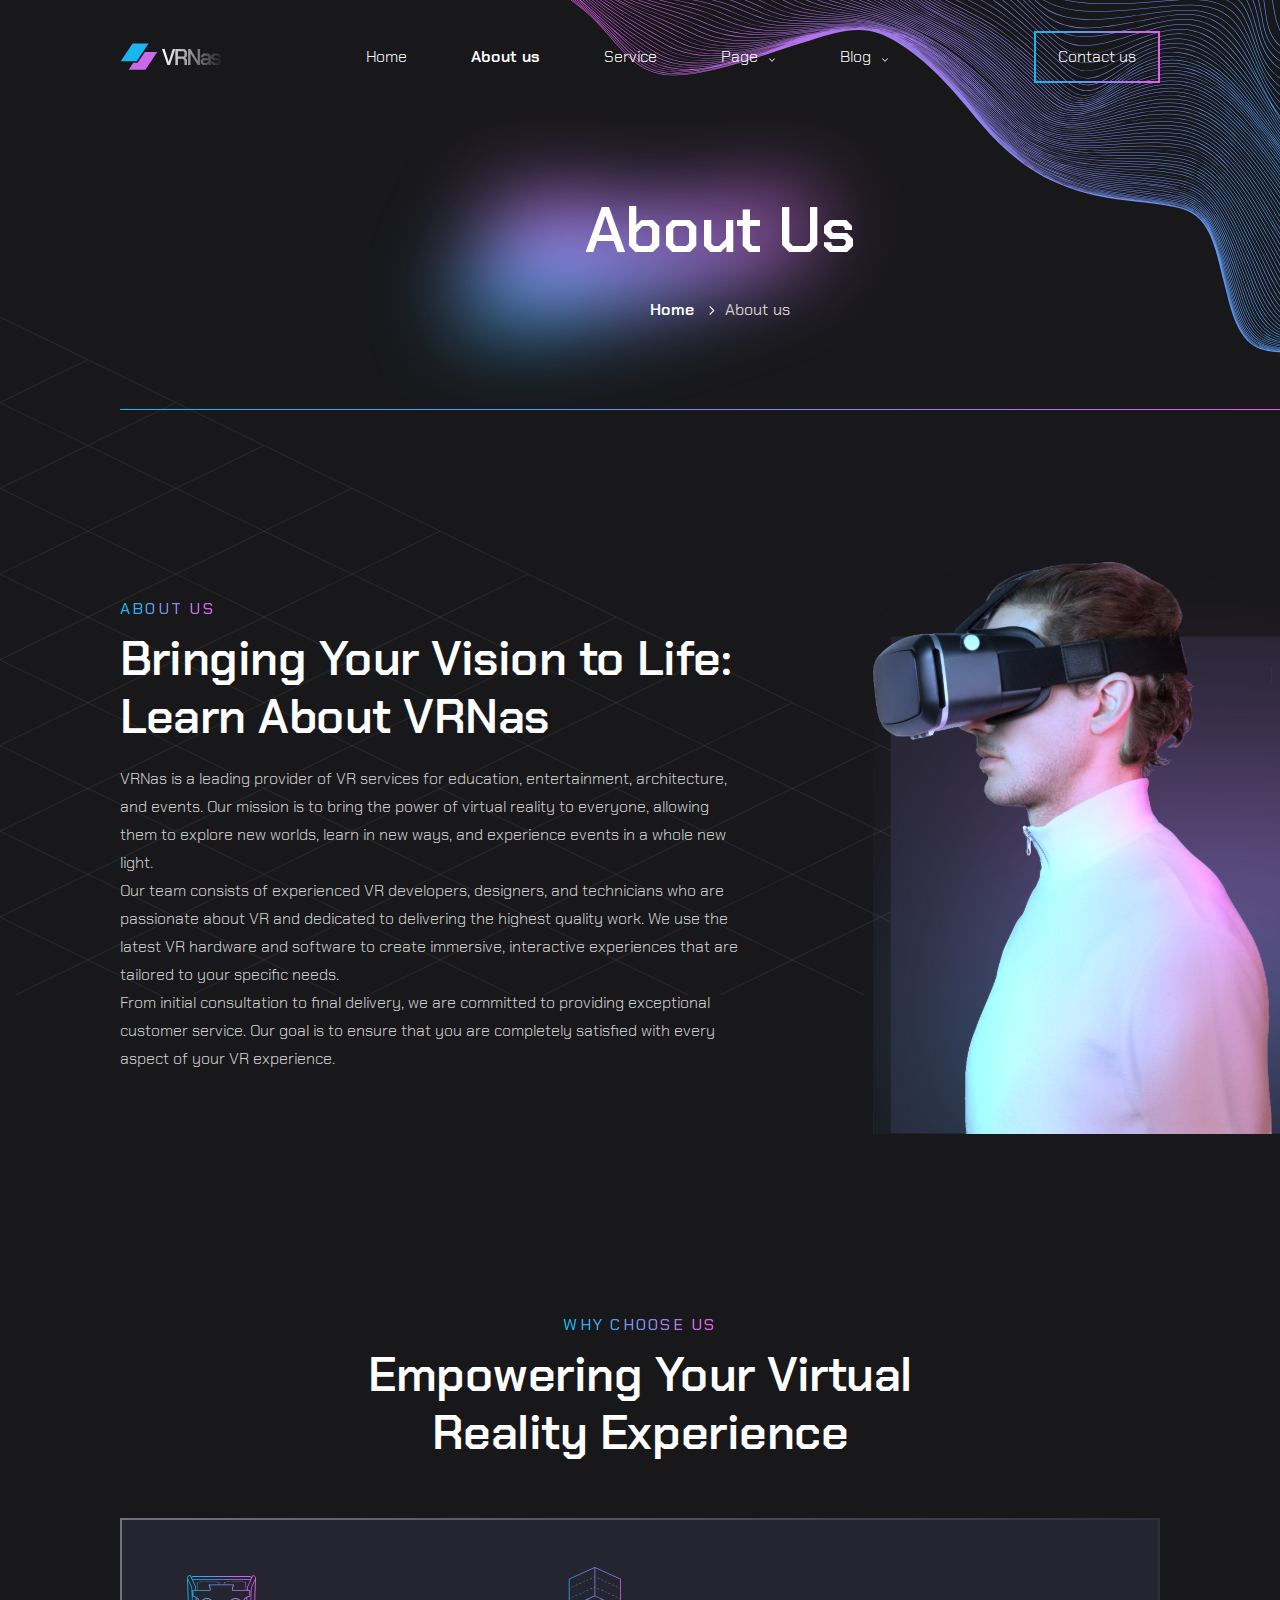
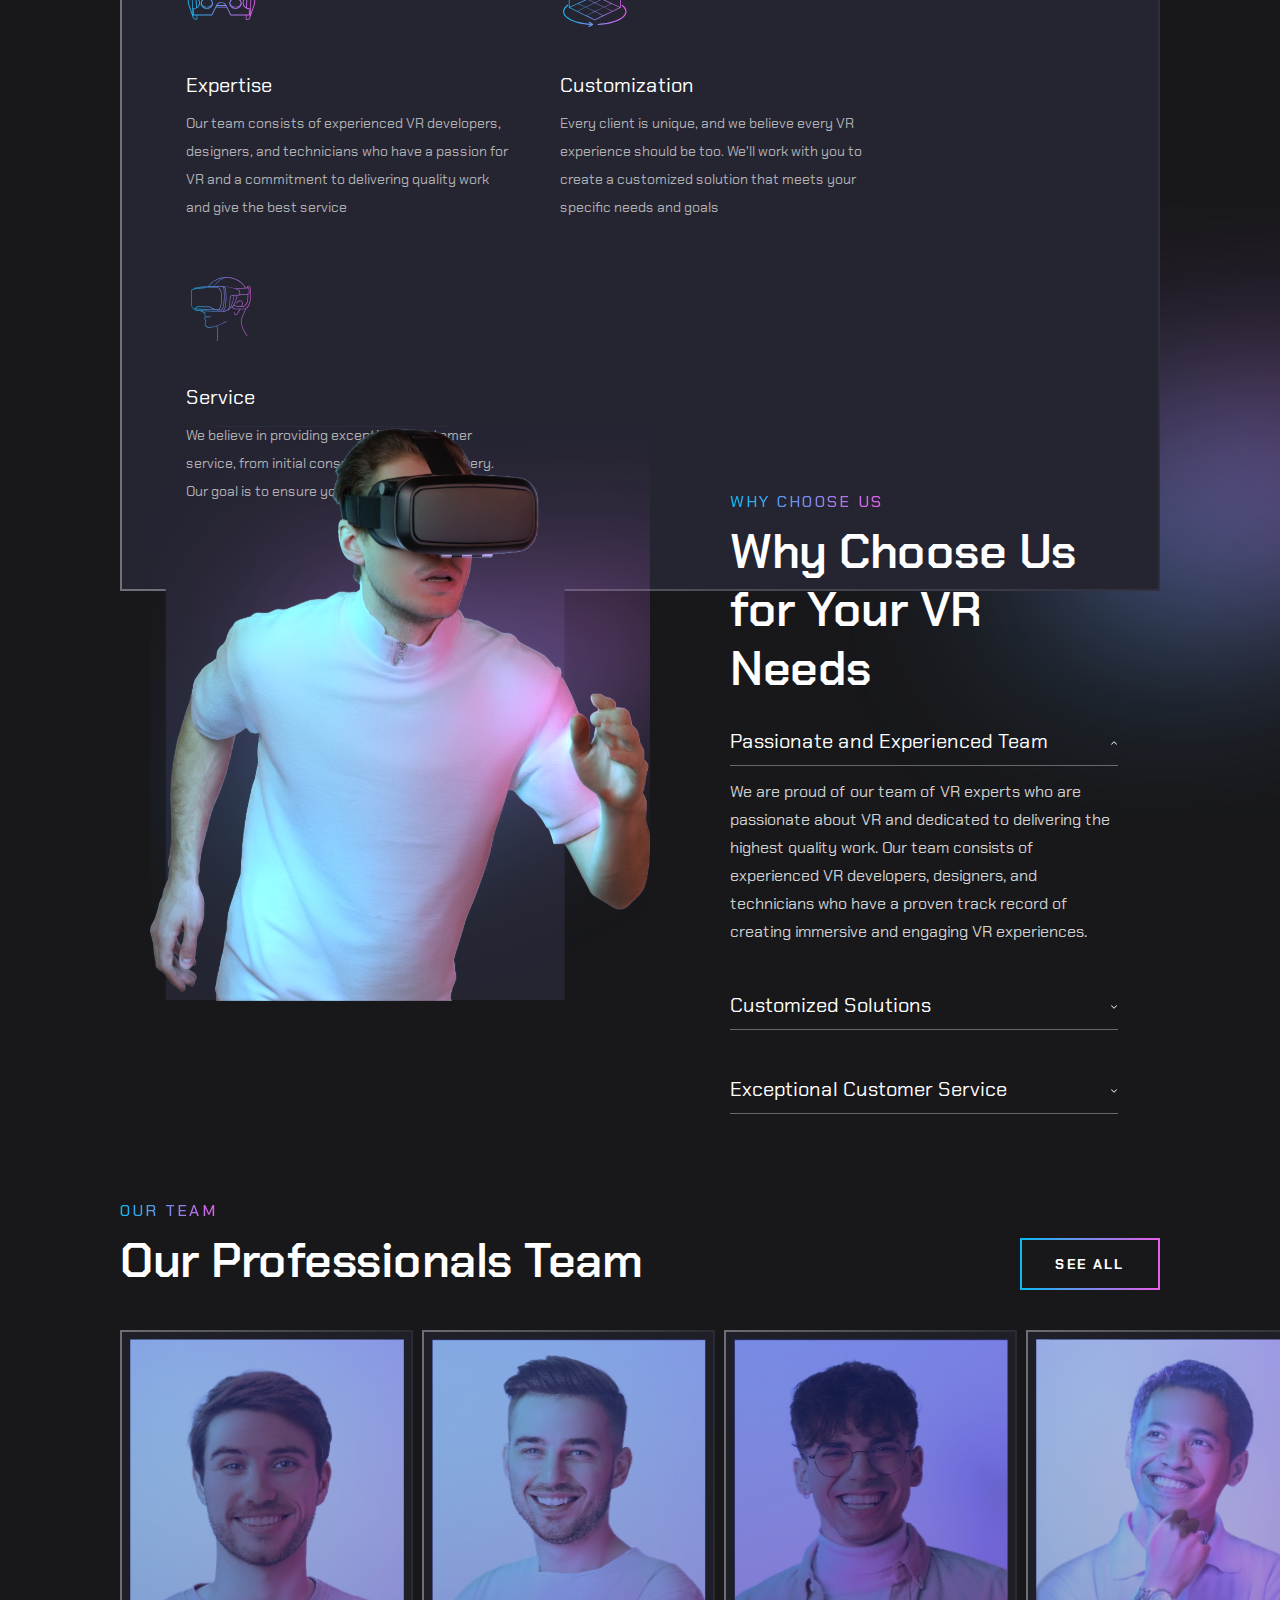
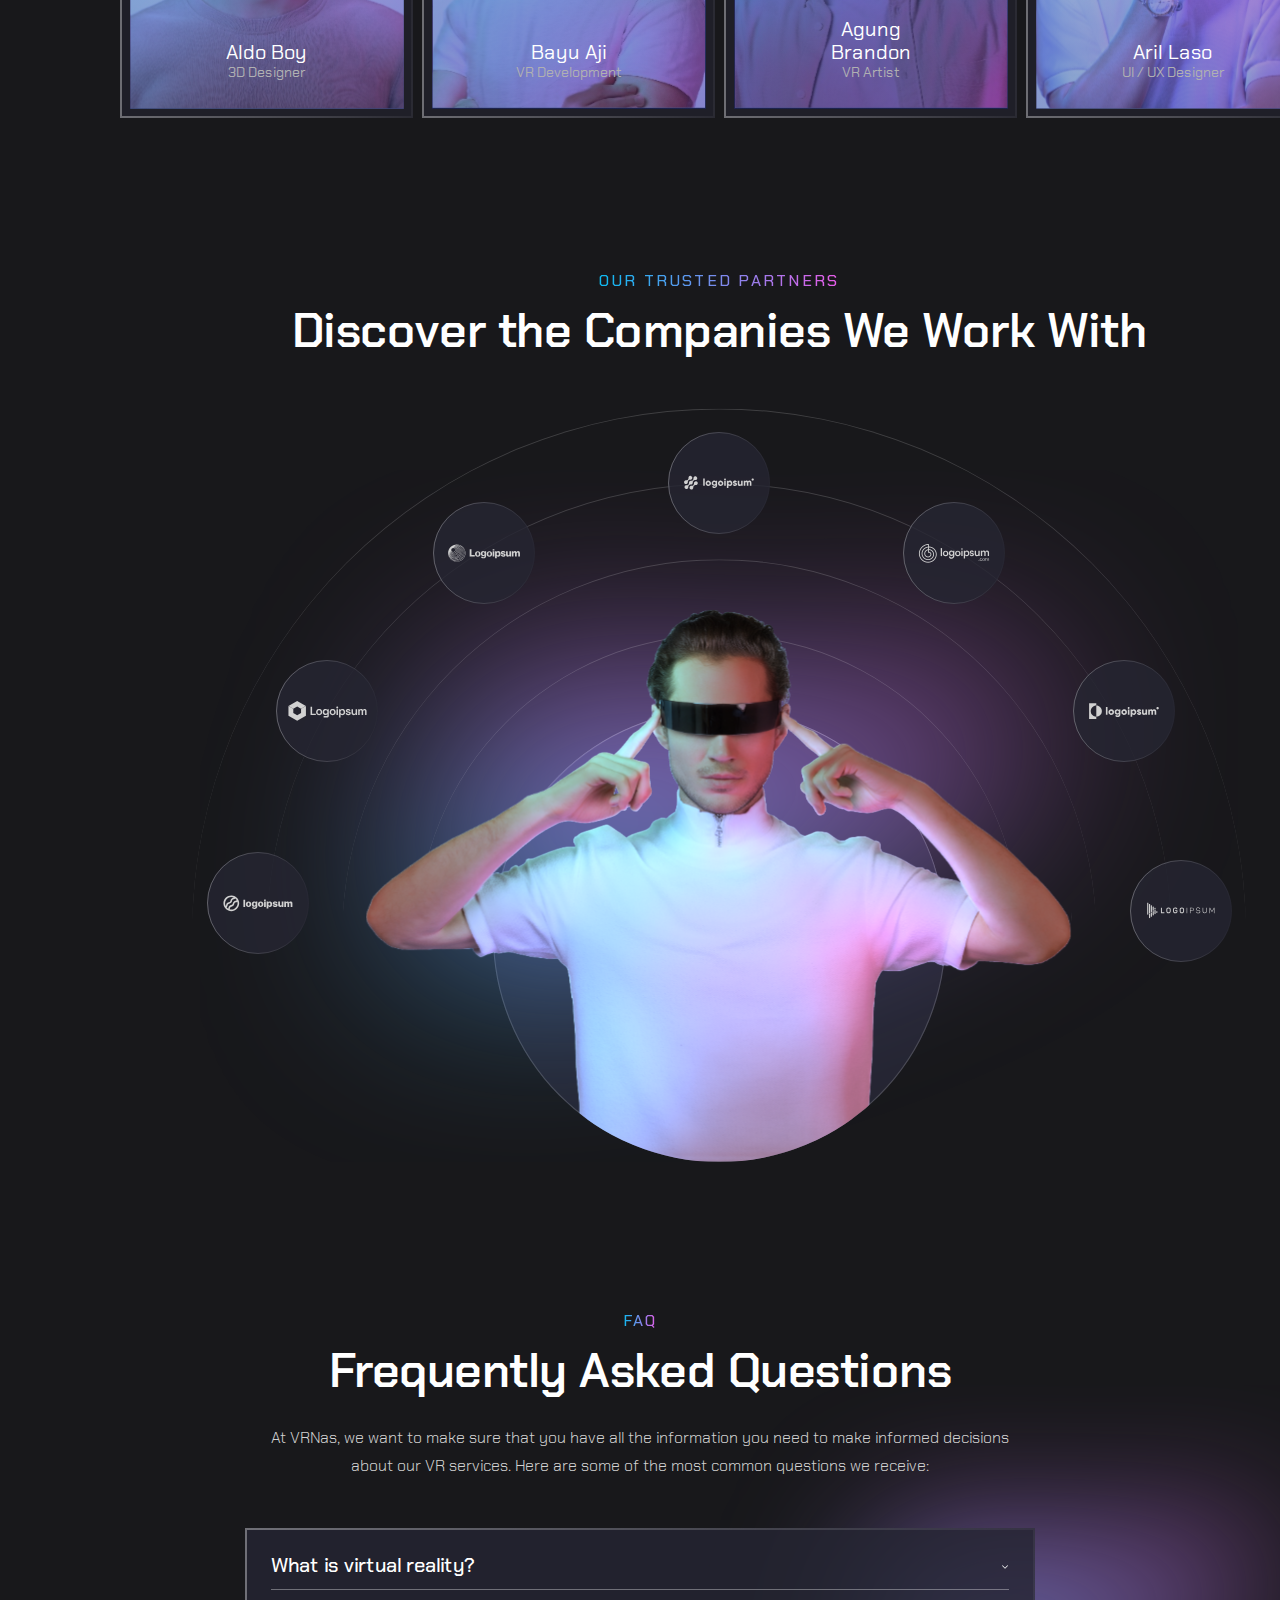
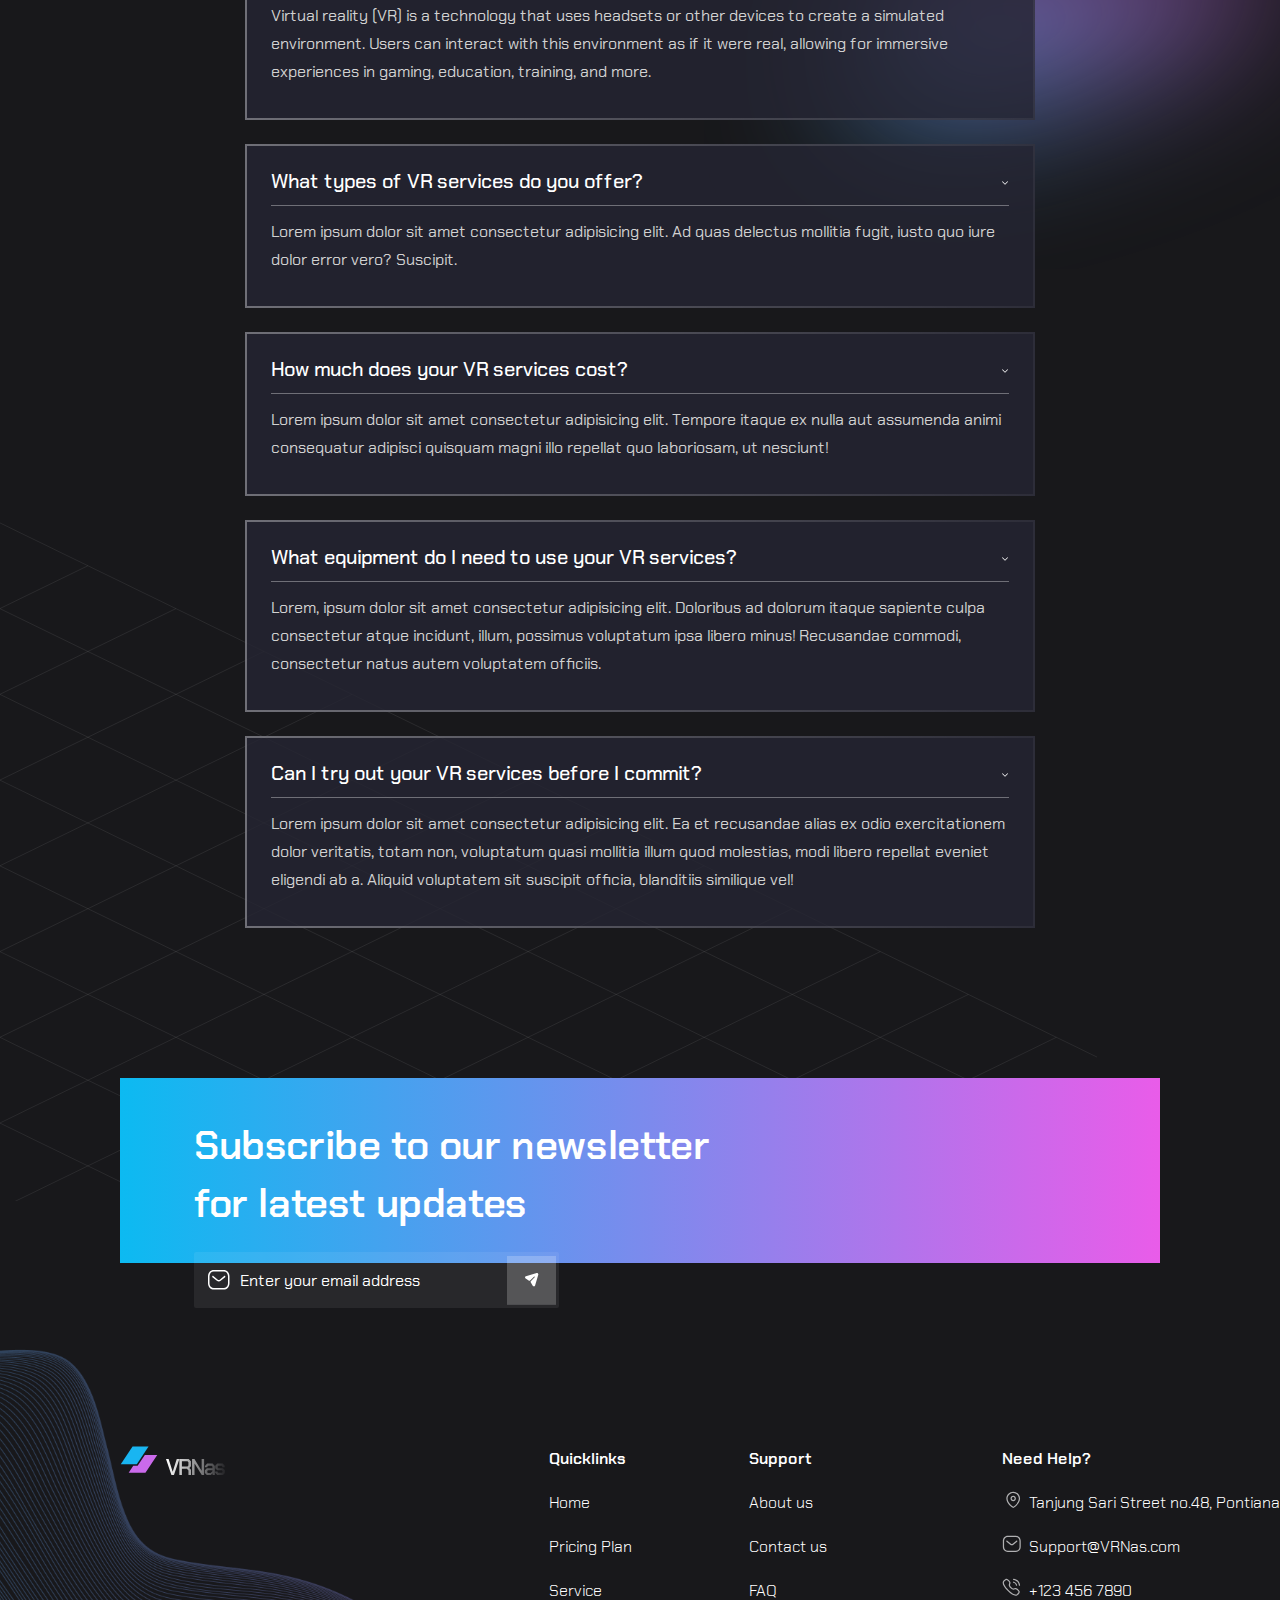
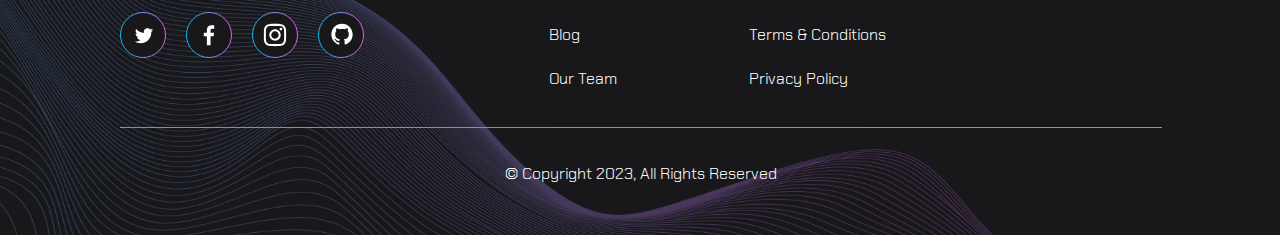
<file: about.html>
<!DOCTYPE html>
<html lang="en">

<head>
  <meta charset="UTF-8">
  <meta name="viewport" content="width=device-width, initial-scale=1.0">
  <meta http-equiv="X-UA-Compatible" content="ie=edge">
  <meta name="description"
    content="Experience Unforgettable Events in VR. Bring your events to life like never before with our VR services">
  <link rel="shortcut icon" href="./img/logo/Logo.svg" type="image/svg+xml">
  <link rel="stylesheet" href="./css/normalize.css">
  <link rel="stylesheet" href="./css/style.css">
  <title>About us</title>
</head>

<body>
  <div class="page">

    <header class="header  container-rl120">
      <div class="header__inner">

        <a href="./index.html">
          <div class="header__logo  logo">
            <img class="logo__img" src="./img/logo/Logo.svg" alt="logo">
            <img class="logo__text" src="./img/logo/VRNas.svg" alt="VRNas">
          </div>
        </a>

        <nav class="nav  body-text-style01">
          <ul class="nav__list">
            <li class="nav__item">
              <a class="nav__link" href="./index.html">Home</a>
            </li>
            <li class="nav__item">
              <a class="nav__link  nav__item--active" href="./about.html">About us</a>
            </li>
            <li class="nav__item">
              <a class="nav__link" href="./service.html">Service</a>
            </li>
            <li class="nav__item">
              <a class="nav__link" href="./pricing.html">Page</a>
              <ul class="nav__list-dropdown">
                <li class="nav__item-dropdown"><a class="nav__link" href="./pricing.html">Pricing Plan</a></li>
                <li class="nav__item-dropdown"><a class="nav__link" href="./team.html">Our Team</a></li>
                <li class="nav__item-dropdown"><a class="nav__link" href="./faq.html">FAQ</a></li>
                <li class="nav__item-dropdown"><a class="nav__link" href="./terms.html">Terms & Conditions</a></li>
                <li class="nav__item-dropdown"><a class="nav__link" href="./policy.html">Privacy Policy</a></li>
              </ul>
            </li>
            <li class="nav__item">
              <a class="nav__link" href="./blog.html">Blog</a>
              <ul class="nav__list-dropdown">
                <li class="nav__item-dropdown"><a class="nav__link" href="./blog.html">Our Articles</a></li>
              </ul>
          </ul>
        </nav>

        <a class="header__btn  btn-transparent  btn-text-style02" href="./contact.html">Contact us</a>

      </div>
    </header>

    <main class="main">

      <section class="section-title">
        <div class="section-title__inner">
          <h1 class="section-title__title  heading-text-style01">
            About Us
          </h1>
          <a class="selection-title__link  nav__link  nav__item--active  body-text-style01" href="./index.html">Home</a>
          <span class="selection-title__link-expand">About us</span>
        </div>
      </section><!-- /.section-title -->

      <section class="section-about-detailed  container-tb150">
        <div class="section-about-detailed__inner">

          <div class="section-about-detailed__text-container">
            <h4 class="section-about-detailed__caption  caption-text-style01  text-gradient">About us</h4>
            <h2 class="section-about-detailed__header  heading-text-style02">
              Bringing Your Vision to Life: Learn About VRNas
            </h2>
            <p class="section-about-detailed__description  body-text-style01">VRNas is a leading provider of VR services
              for
              education, entertainment, architecture, and events. Our mission is to bring the power of virtual reality
              to everyone, allowing them to explore new worlds, learn in new ways, and experience events in a whole new
              light.
            </p>
            <p class="section-about-detailed__description  body-text-style01">
              Our team consists of experienced VR developers, designers, and technicians who are passionate about VR and
              dedicated to delivering the highest quality work. We use the latest VR hardware and software to create
              immersive, interactive experiences that are tailored to your specific needs.
            </p>
            <p class="section-about-detailed__description  body-text-style01">
              From initial consultation to final delivery, we are committed to providing exceptional customer service.
              Our goal is to ensure that you are completely satisfied with every aspect of your VR experience.
            </p>
          </div>

          <div class="section-about-detailed__img-container">
            <img class="section-about__img" src="./img/vr_users/vr_user07.svg" alt="man in VR glasses" loading="lazy">
            <iframe class="section-about-detailed__video  video-frame"
              src="https://www.youtube.com/embed/qvBm_Lw5sXs?si=Ze4Q-zosnlbUGm5e&amp;controls=0" loading="lazy"
              title="YouTube video player"
              allow="accelerometer; clipboard-write; encrypted-media; gyroscope; web-share"></iframe>
          </div>

        </div>
      </section><!-- /.section-about-detailed -->

      <section class="section-benefits-detailed  container-rl120">
        <div class="section-benefits-detailed__inner">
          <div class="section-benefits-detailed__header-box">
            <h4 class="section-benefits-detailed__caption  caption-text-style01  text-gradient">Why choose us</h4>
            <h2 class="section-benefits-detailed__header  heading-text-style02">Empowering Your Virtual Reality
              Experience
            </h2>
          </div>

          <div class="section-benefits__inner  grey-gradient-border">
            <div class="section_benefits__advantage">
              <div class="section_benefits__img-box">
                <img class="section_benefits__img" src="./icons/expertise_advantage.svg" alt="expertise advantage">
              </div>
              <h3 class="section_benefits__header  heading-text-style07">Expertise</h3>
              <p class="section_benefits__text  body-text-style02">Our team consists of experienced VR developers,
                designers, and technicians
                who have a passion for VR and a
                commitment to delivering quality work and give the best service</p>
            </div>

            <div class="section_benefits__advantage">
              <div class="section_benefits__img-box">
                <img class="section_benefits__img" src="./icons/customization_advantage.svg"
                  alt="customization advantage">
              </div>
              <h3 class="section_benefits__header  heading-text-style07">Customization</h3>
              <p class="section_benefits__text  body-text-style02">Every client is unique, and we believe every VR
                experience should be too. We'll work with you to create a customized solution that meets your specific
                needs
                and goals</p>
            </div>

            <div class="section_benefits__advantage">
              <div class="section_benefits__img-box">
                <img class="section_benefits__img" src="./icons/service_advantage.svg" alt="service advantage">
              </div>
              <h3 class="section_benefits__header  heading-text-style07">Service</h3>
              <p class="section_benefits__text  body-text-style02">We believe in providing exceptional customer
                service,
                from initial consultation to final delivery. Our goal is to ensure you're satisfied with every aspect
                of
                your VR experience.</p>
            </div>
          </div>

        </div>
      </section><!-- /.section-benefits-detailed -->

      <section class="section-choose-detailed  container-tb150">
        <div class="section-choose-detailed__inner">

          <div class="section-choose-detailed__img-container">
            <img class="section-choose-detailed__img" src="./img/vr_users/vr_user08.svg" alt="man in VR glasses"
              loading="lazy">
            <iframe class="section-choose-detailed__video  video-frame"
              src="https://www.youtube.com/embed/qvBm_Lw5sXs?si=Ze4Q-zosnlbUGm5e&amp;controls=0" loading="lazy"
              title="YouTube video player"
              allow="accelerometer; clipboard-write; encrypted-media; gyroscope; web-share"></iframe>
          </div>

          <div class="section-choose-us__text-container  section-choose-detailed__container">
            <h4 class="section-choose-us__caption  caption-text-style01  text-gradient">Why choose us</h4>
            <h2 class="section-choose-us__header  heading-text-style02">Why Choose Us for Your VR Needs</h2>

            <ul class="section-choose-us__list">
              <li class="section-choose-us__item">
                <h3 class="section-choose-us__item-caption  icon-arrow-up  heading-text-style07">
                  Passionate and Experienced Team</h3>
                <p class="section-choose-us__item-description  body-text-style03">We are
                  proud of our team
                  of VR experts who are passionate about VR and dedicated to delivering the highest quality work. Our
                  team consists of experienced VR developers, designers, and technicians who have a proven track record
                  of creating immersive and engaging VR experiences.</p>
              </li>

              <li class="section-choose-us__item">
                <h3
                  class="section-choose-us__item-caption  icon-arrow-down  section-choose-us__arrow-down  heading-text-style07">
                  Customized Solutions</h3>
                <p class="section-choose-us__item-description  accordion-hide  body-text-style03">Every client is
                  unique, and we believe every VR experience should be too. We'll work with you to create a customized
                  solution that meets your specific needs and goals</p>
              </li>

              <li class="section-choose-us__item">
                <h3 class="section-choose-us__item-caption  icon-arrow-down  heading-text-style07">Exceptional Customer
                  Service</h3>
                <p class="section-choose-us__item-description  accordion-hide  body-text-style03">We believe in
                  providing exceptional customer service, from initial consultation to final delivery. Our goal is to
                  ensure you're satisfied with every aspect of your VR experience.</p>
              </li>
            </ul>
          </div>
        </div>
      </section><!-- /.section-choose-us3 -->

      <section class="section-team-preview  container-rl120">
        <div class="section-team-preview__inner">

          <div class="section-team-preview__header-container">
            <div class="section-team-preview__header-box">
              <h4 class="section-team-preview__caption  caption-text-style01  text-gradient">Our team</h4>
              <h2 class="section-team-preview__header  heading-text-style02">Our Professionals Team</h2>
            </div>

            <a class="section-team-preview__btn  btn-transparent  btn-text-style01" href="./team.html">See all</a>
          </div>

          <div class="section-team-preview__img-container">
            <ul class="section-team-preview__list">
              <li class="section-team-preview__item">
                <div class="section-team-preview__img-box  teammate-box  grey-gradient-border">
                  <img class="section-team-preview__img  teammate-box__img" src="./img/team/bondan_prabowo.svg"
                    alt="teammate photo">
                  <div class="section-team-preview__img   teammate-box__img  teammate-box__img-background">
                  </div>

                  <div class="teammate-box__caption">
                    <p class="heading-text-style07">Aldo Boy</p>
                    <p class="heading-text-style12  color-grey-1">3D Designer</p>
                  </div>

                  <div class="teammate-box__socials  socials">
                    <a class="social__link" href="https://instagram.com/#" target="_blank">
                      <img src="./icons/instagram-team-icon.svg" alt="instagram icon">
                    </a>
                    <a class="social__link" href="https://facebook.com/#" target="_blank">
                      <img src="./icons/facebook-team-icon.svg" alt="facebook icon">
                    </a>
                    <a class="social__link" href="https://twitter.com/#" target="_blank">
                      <img class="social__link" src="./icons/twitter-team-icon.svg" alt="twitter icon">
                    </a>
                  </div>
                </div>
              </li>

              <li class="section-team-preview__item">
                <div class="section-team-preview__img-box  teammate-box  grey-gradient-border">
                  <img class="section-team-preview__img  teammate-box__img" src="./img/team/bayu_aji.svg"
                    alt="teammate photo">
                  <div class="section-team-preview__img  teammate-box__img  teammate-box__img-background">
                  </div>

                  <div class="teammate-box__caption">
                    <p class="heading-text-style07">
                      Bayu Aji</p>
                    <p class="heading-text-style12  color-grey-1">VR Development</p>
                  </div>

                  <div class="teammate-box__socials  socials">
                    <a class="social__link" href="https://instagram.com/#" target="_blank">
                      <img src="./icons/instagram-team-icon.svg" alt="instagram icon">
                    </a>
                    <a class="social__link" href="https://facebook.com/#" target="_blank">
                      <img src="./icons/facebook-team-icon.svg" alt="facebook icon">
                    </a>
                    <a class="social__link" href="https://twitter.com/#" target="_blank">
                      <img class="social__link" src="./icons/twitter-team-icon.svg" alt="twitter icon">
                    </a>
                  </div>
                </div>
              </li>

              <li class="section-team-preview__item">
                <div class="section-team-preview__img-box  teammate-box  grey-gradient-border">
                  <img class="section-team-preview__img  teammate-box__img" src="./img/team/agung_brandon.svg"
                    alt="teammate photo">
                  <div class="section-team-preview__img  teammate-box__img  teammate-box__img-background">
                  </div>

                  <div class="teammate-box__caption">
                    <p class="heading-text-style07">
                      Agung Brandon</p>
                    <p class="heading-text-style12  color-grey-1">VR Artist</p>
                  </div>

                  <div class="teammate-box__socials  socials">
                    <a class="social__link" href="https://instagram.com/#" target="_blank">
                      <img src="./icons/instagram-team-icon.svg" alt="instagram icon">
                    </a>
                    <a class="social__link" href="https://facebook.com/#" target="_blank">
                      <img src="./icons/facebook-team-icon.svg" alt="facebook icon">
                    </a>
                    <a class="social__link" href="https://twitter.com/#" target="_blank">
                      <img class="social__link" src="./icons/twitter-team-icon.svg" alt="twitter icon">
                    </a>
                  </div>
                </div>
              </li>

              <li class="section-team-preview__item">
                <div class="section-team-preview__img-box  teammate-box  grey-gradient-border">
                  <img class="section-team-preview__img  teammate-box__img" src="./img/team/aril_laso.svg"
                    alt="teammate photo">
                  <div class="section-team-preview__img  teammate-box__img  teammate-box__img-background">
                  </div>

                  <div class="teammate-box__caption">
                    <p class="heading-text-style07">
                      Aril Laso</p>
                    <p class="heading-text-style12  color-grey-1">UI / UX Designer</p>
                  </div>

                  <div class="teammate-box__socials  socials">
                    <a class="social__link" href="https://instagram.com/#" target="_blank">
                      <img src="./icons/instagram-team-icon.svg" alt="instagram icon">
                    </a>
                    <a class="social__link" href="https://facebook.com/#" target="_blank">
                      <img src="./icons/facebook-team-icon.svg" alt="facebook icon">
                    </a>
                    <a class="social__link" href="https://twitter.com/#" target="_blank">
                      <img class="social__link" src="./icons/twitter-team-icon.svg" alt="twitter icon">
                    </a>
                  </div>
                </div>
              </li>
            </ul>
          </div>

        </div>
      </section><!-- /.section-team-preview -->

      <section class="section-partners  container-tb150">
        <div class="section-partners__inner">

          <div class="section-partners__header-container">
            <h4 class="section-partners__caption  caption-text-style01  text-gradient">Our trusted partners</h4>
            <h2 class="section-partners__header  heading-text-style02">Discover the Companies We Work With</h2>
          </div>

          <ul class="list-half-circle">
            <li class="list-half-circle__item"></li>
            <li class="list-half-circle__item"></li>
            <li class="list-half-circle__item"></li>
            <li class="list-half-circle__item"></li>
            <li class="list-half-circle__item"></li>
          </ul>

          <div class="section-partners__logo-box">
            <img class="section-partners__logo" src="./icons/partner_logo01.svg" alt="partner logo">
          </div>

          <div class="section-partners__logo-box">
            <img class="section-partners__logo" src="./icons/partner_logo02.svg" alt="partner logo">
          </div>

          <div class="section-partners__logo-box">
            <img class="section-partners__logo" src="./icons/partner_logo03.svg" alt="partner logo">
          </div>

          <div class="section-partners__logo-box">
            <img class="section-partners__logo" src="./icons/partner_logo04.svg" alt="partner logo">
          </div>

          <div class="section-partners__logo-box">
            <img class="section-partners__logo" src="./icons/partner_logo05.svg" alt="partner logo">
          </div>

          <div class="section-partners__logo-box">
            <img class="section-partners__logo" src="./icons/partner_logo06.svg" alt="partner logo">
          </div>

          <div class="section-partners__logo-box">
            <img class="section-partners__logo" src="./icons/partner_logo07.svg" alt="partner logo">
          </div>

          <img class="section-partners__img" src="./img/vr_users/vr_user06.svg" alt="man in VR glasses" loading="lazy">

        </div>
      </section><!-- /.section-partners -->

      <section class="section-faq  section-faq__background">
        <div class="section-faq__inner">
          <div class="section-faq__header-container">
            <h4 class="section-faq__caption  caption-text-style01  text-gradient">FAQ</h4>
            <h2 class="section-faq__header  heading-text-style02">Frequently Asked Questions</h2>
            <p class="section-faq__description  body-text-style01">
              At VRNas, we want to make sure that you have all the information you need to make informed decisions about
              our VR services. Here are some of the most common questions we receive:
            </p>
          </div>

          <ul class="section-faq__lsit">
            <li class="section-faq__item  grey-gradient-border">
              <h3 class="section-faq__item-caption  icon-arrow-down  heading-text-style08">What is virtual reality?</h3>
              <p class="section-faq__item-text  body-text-style03">
                Virtual reality (VR) is a technology that uses headsets or other devices to create a simulated
                environment. Users can interact with this environment as if it were real, allowing for immersive
                experiences in gaming, education, training, and more.
              </p>
            </li>

            <li class="section-faq__item  grey-gradient-border">
              <h3 class="section-faq__item-caption  icon-arrow-down  heading-text-style08">What types of VR services do
                you offer?</h3>
              <p class="section-faq__item-text  body-text-style03">
                Lorem ipsum dolor sit amet consectetur adipisicing elit. Ad quas delectus mollitia fugit, iusto quo
                iure dolor error vero? Suscipit.
              </p>
            </li>

            <li class="section-faq__item  grey-gradient-border">
              <h3 class="section-faq__item-caption  icon-arrow-down  heading-text-style08">How much does your VR
                services cost?</h3>
              <p class="section-faq__item-text  body-text-style03">
                Lorem ipsum dolor sit amet consectetur adipisicing elit. Tempore itaque ex nulla aut assumenda animi
                consequatur adipisci quisquam magni illo repellat quo laboriosam, ut nesciunt!
              </p>
            </li>

            <li class="section-faq__item  grey-gradient-border">
              <h3 class="section-faq__item-caption  icon-arrow-down  heading-text-style08">What equipment do I need to
                use your VR
                services?</h3>
              <p class="section-faq__item-text  body-text-style03">
                Lorem, ipsum dolor sit amet consectetur adipisicing elit. Doloribus ad dolorum itaque sapiente culpa
                consectetur atque incidunt, illum, possimus voluptatum ipsa libero minus! Recusandae commodi,
                consectetur natus autem voluptatem officiis.
              </p>
            </li>

            <li class="section-faq__item  grey-gradient-border">
              <h3 class="section-faq__item-caption  icon-arrow-down  heading-text-style08">Can I try out your VR
                services before I
                commit?</h3>
              <p class="section-faq__item-text  body-text-style03">
                Lorem ipsum dolor sit amet consectetur adipisicing elit. Ea et recusandae alias ex odio exercitationem
                dolor veritatis, totam non, voluptatum quasi mollitia illum quod molestias, modi libero repellat
                eveniet eligendi ab a. Aliquid voluptatem sit suscipit officia, blanditiis similique vel!
              </p>
            </li>
          </ul>

        </div>
      </section><!-- /.section-faq -->

      <section class="section-subscribe">
        <div class="section-subscribe__inner">
          <h3 class="section-subscribe__header  heading-text-style03">Subscribe to our newsletter for latest updates
          </h3>

          <form class="section-subscribe__form" action="https://jsonplaceholder.typicode.com/posts" method="post">
            <input class="section-subscribe__input  body-text-style03" type="email" name="email"
              placeholder="Enter your email address">
            <button class="section-subscribe__btn" type="submit"></button>
          </form>
        </div>
      </section><!-- /.section-subscribe -->

    </main>

    <footer class="footer">
      <div class="footer__container">

        <div class="footer__menu">

          <div class="footer__logo">
            <a href="./index.html">
              <div class="logo">
                <img class="logo__img" src="./img/logo/Logo.svg" alt="logo">
                <img class="logo__text" src="./img/logo/VRNas.svg" alt="VRNas">
              </div>
            </a>

            <div class="socials">
              <a class="social__link" href="https://twitter.com/#" target="_blank">
                <img class="social__link" src="./icons/twitter_icon.svg" alt="twitter icon">
              </a>
              <a class="social__link" href="https://facebook.com/#" target="_blank">
                <img src="./icons/facebook_icon.svg" alt="facebook icon">
              </a>
              <a class="social__link" href="https://instagram.com/#" target="_blank">
                <img src="./icons/instagramm_icon.svg" alt="instagram icon">
              </a>
              <a class="social__link" href="https://github.com/#" target="_blank">
                <img src="./icons/github_icon.svg" alt="github icon">
              </a>
            </div>
          </div>

          <div class="footer__nav">

            <div class="footer__quicklinks">
              <h4 class="heading-text-style10">Quicklinks</h4>
              <ul class="footer__list body-text-style01">
                <li><a class="nav__link" href="./index.html">Home</a></li>
                <li><a class="nav__link" href="./pricing.html">Pricing Plan</a></li>
                <li><a class="nav__link" href="./service.html">Service</a></li>
                <li><a class="nav__link" href="./blog.html">Blog</a></li>
                <li><a class="nav__link" href="./team.html">Our Team</a></li>
              </ul>
            </div>

            <div class="footer__support">
              <h4 class="heading-text-style10">Support</h4>
              <ul class="footer__list  body-text-style01">
                <li><a class="nav__link" href="./about.html">About us</a></li>
                <li><a class="nav__link" href="./contact.html">Contact us</a></li>
                <li><a class="nav__link" href="./faq.html">FAQ</a></li>
                <li><a class="nav__link" href="./terms.html">Terms & Conditions</a></li>
                <li><a class="nav__link" href="./policy.html">Privacy Policy</a></li>
              </ul>
            </div>

            <div class="footer__help">
              <h4 class="heading-text-style10">Need Help?</h4>
              <ul class="footer__list  body-text-style01">
                <li>
                  <address class="footer__address">Tanjung Sari Street no.48, Pontianak City</address>
                </li>
                <li>
                  <a class="footer__mailto" href="mailto:Support@VRNas.com">Support@VRNas.com</a>
                </li>
                <li>
                  <a class="footer__tel" href="tel:+1234567890">+123 456 7890</a>
                </li>
              </ul>
            </div>

          </div>
        </div>

        <div class="footer__copyright">
          <p class="footer__copyright-description  body-text-style01">&copy; Copyright 2023, All Rights Reserved</p>
        </div>

      </div>
    </footer>

  </div><!-- /.page -->

  <script src="./js/main.js"></script>

</body>

</html>
</file>
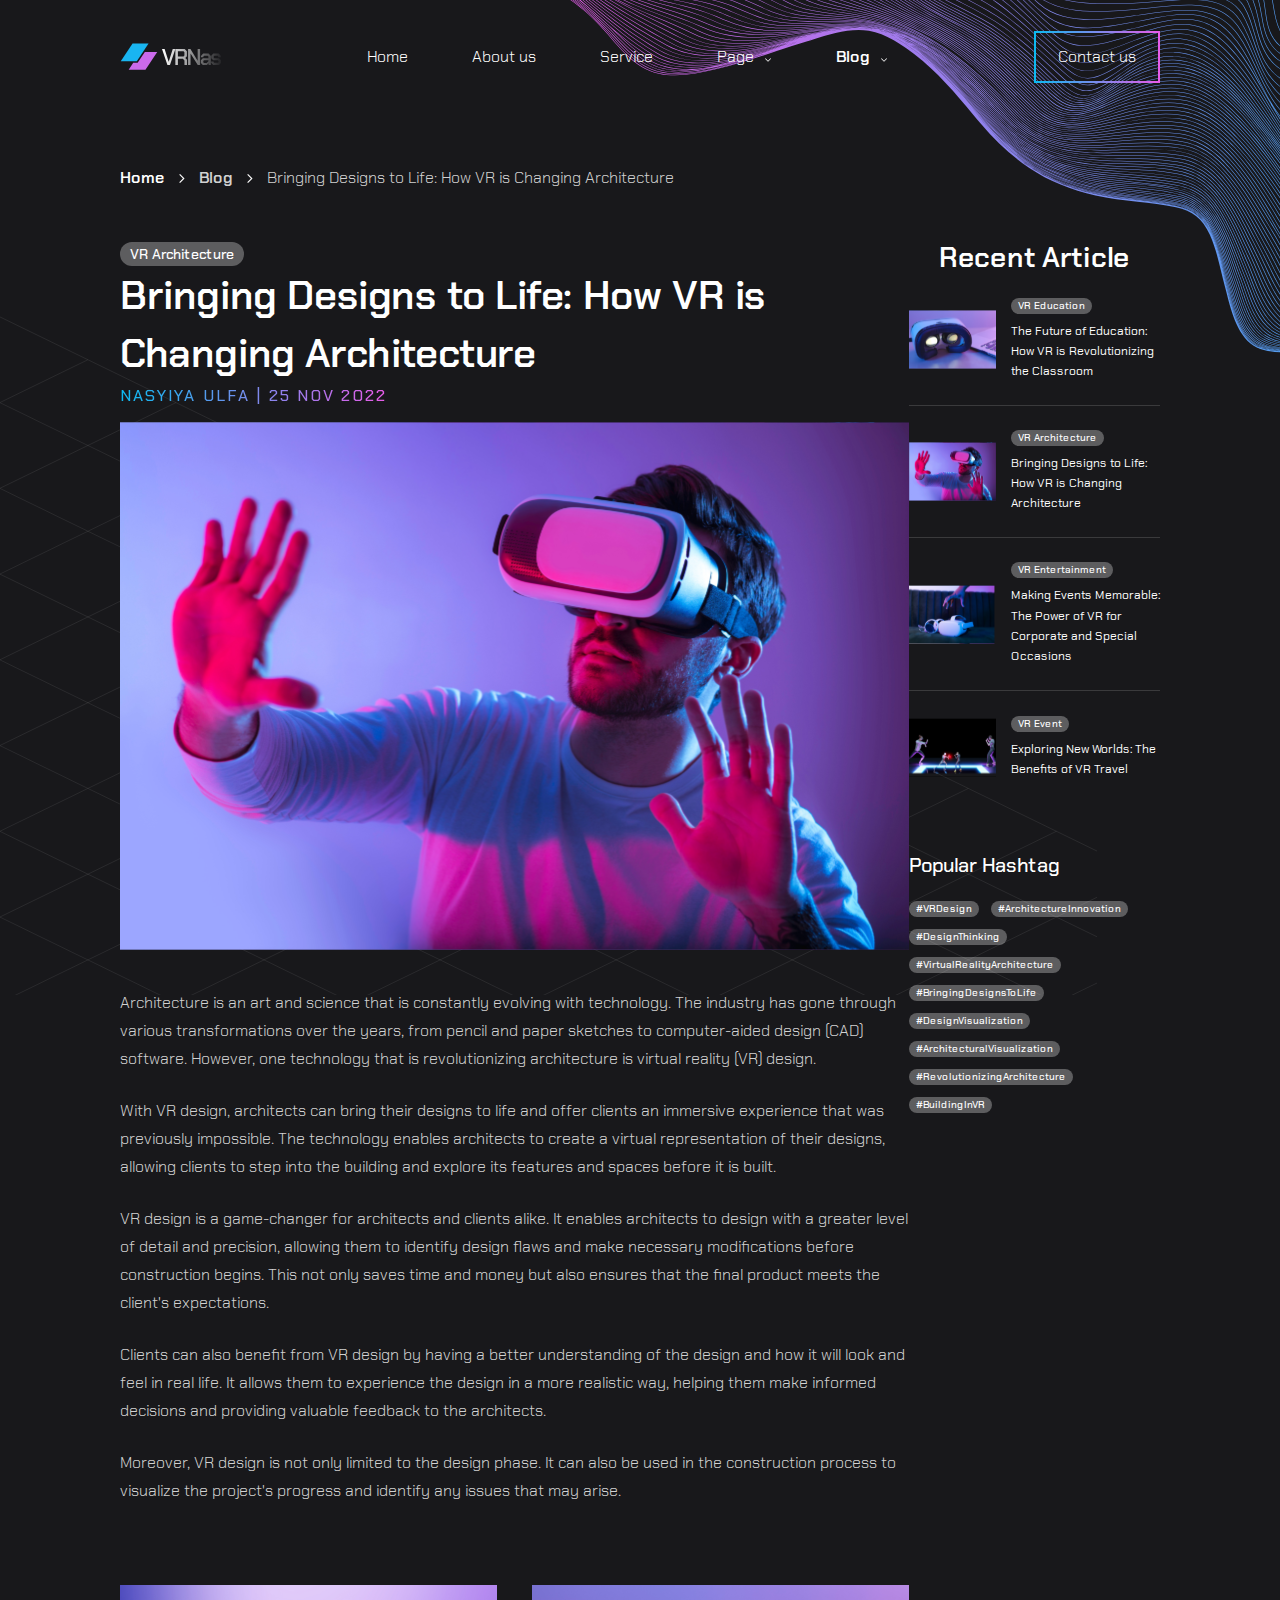
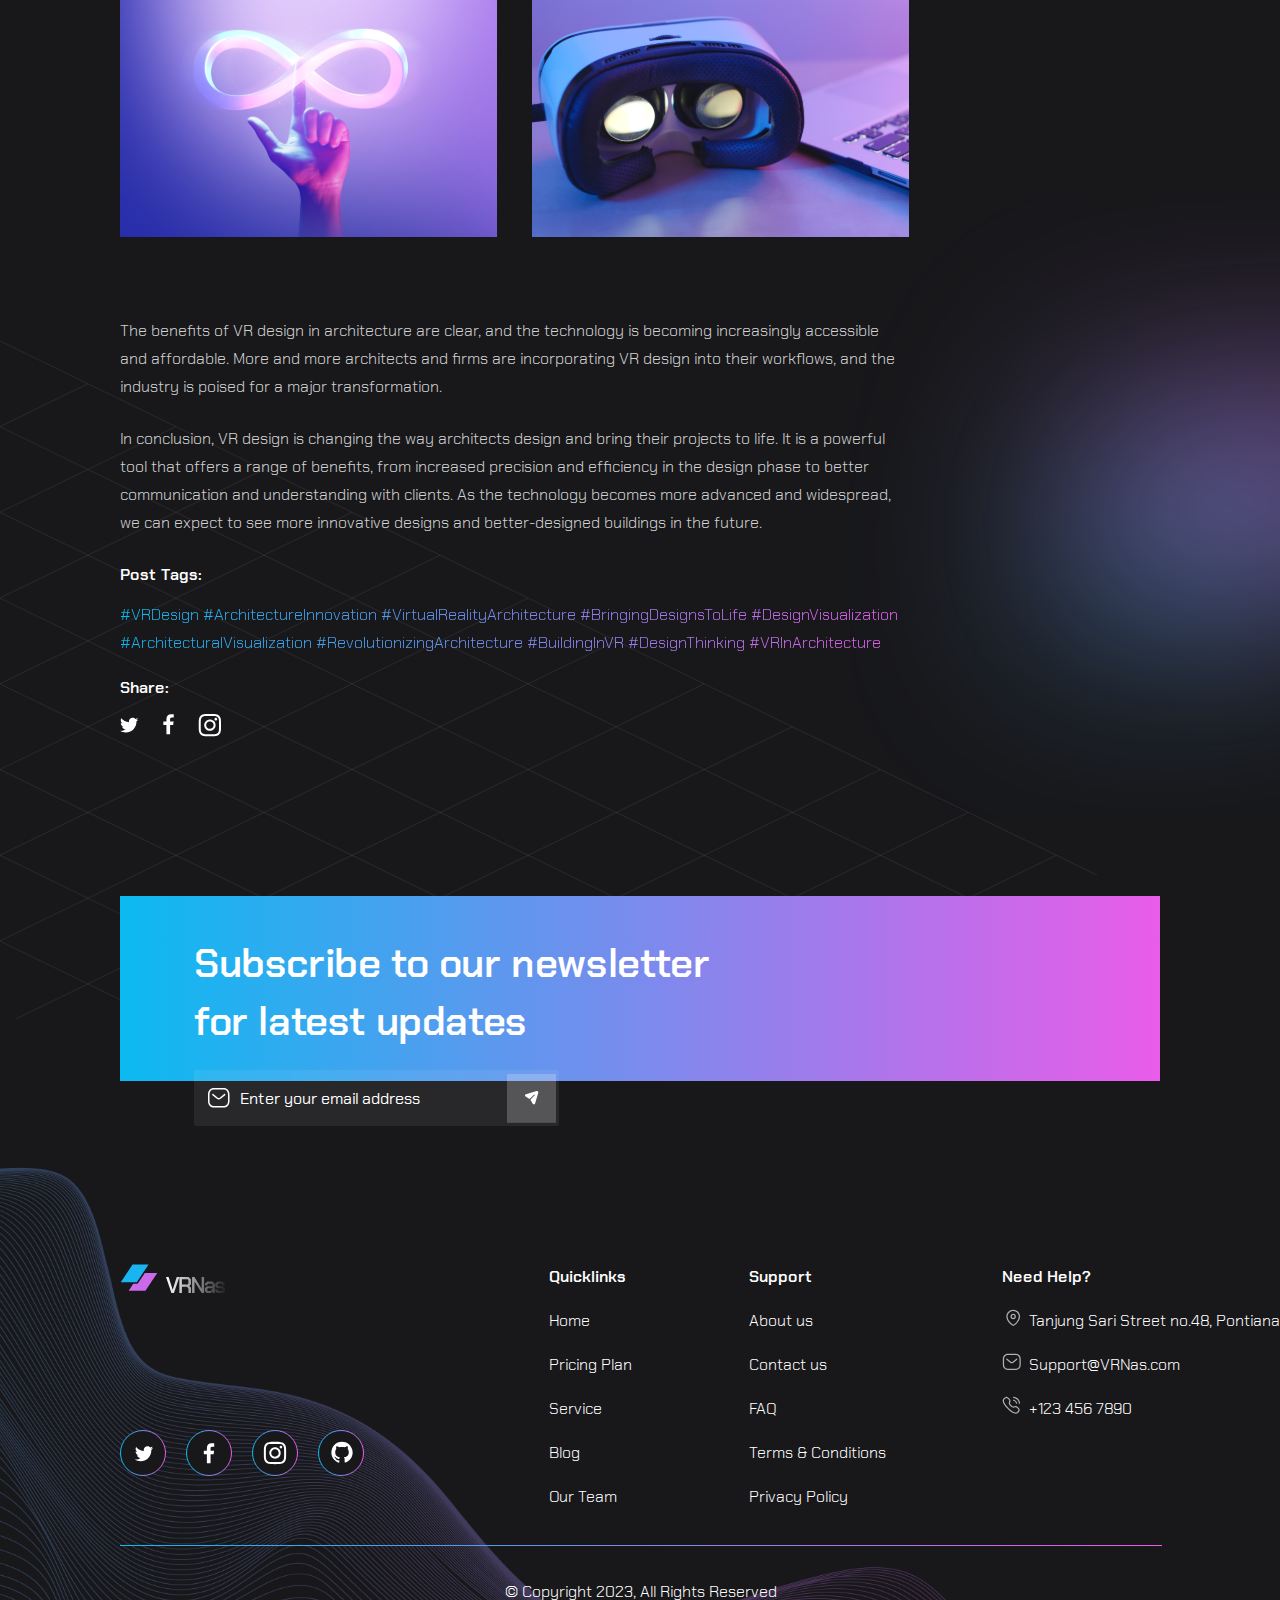
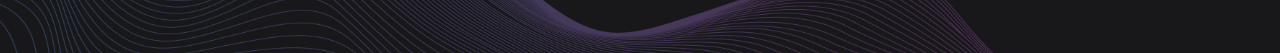
<file: article.html>
<!DOCTYPE html>
<html lang="en">

<head>
  <meta charset="UTF-8">
  <meta name="viewport" content="width=device-width, initial-scale=1.0">
  <meta http-equiv="X-UA-Compatible" content="ie=edge">
  <meta name="description"
    content="Experience Unforgettable Events in VR. Bring your events to life like never before with our VR services">
  <link rel="shortcut icon" href="./img/logo/Logo.svg" type="image/svg+xml">
  <link rel="stylesheet" href="./css/normalize.css">
  <link rel="stylesheet" href="./css/style.css">
  <title>Article</title>
</head>

<body>
  <div class="page">

    <header class="header  container-rl120">
      <div class="header__inner">

        <a href="./index.html">
          <div class="header__logo  logo">
            <img class="logo__img" src="./img/logo/Logo.svg" alt="logo">
            <img class="logo__text" src="./img/logo/VRNas.svg" alt="VRNas">
          </div>
        </a>

        <nav class="nav  body-text-style01">
          <ul class="nav__list">
            <li class="nav__item">
              <a class="nav__link" href="./index.html">Home</a>
            </li>
            <li class="nav__item">
              <a class="nav__link" href="./about.html">About us</a>
            </li>
            <li class="nav__item">
              <a class="nav__link" href="./service.html">Service</a>
            </li>
            <li class="nav__item">
              <a class="nav__link" href="./pricing.html">Page</a>
              <ul class="nav__list-dropdown">
                <li class="nav__item-dropdown"><a class="nav__link" href="./pricing.html">Pricing Plan</a></li>
                <li class="nav__item-dropdown"><a class="nav__link" href="./team.html">Our Team</a></li>
                <li class="nav__item-dropdown"><a class="nav__link" href="./faq.html">FAQ</a></li>
                <li class="nav__item-dropdown"><a class="nav__link" href="./terms.html">Terms & Conditions</a></li>
                <li class="nav__item-dropdown"><a class="nav__link" href="./policy.html">Privacy Policy</a></li>
              </ul>
            </li>
            <li class="nav__item">
              <a class="nav__link  nav__item--active" href="./blog.html">Blog</a>
              <ul class="nav__list-dropdown">
                <li class="nav__item-dropdown"><a class="nav__link" href="./blog.html">Our Articles</a></li>
              </ul>
          </ul>
        </nav>

        <a class="header__btn  btn-transparent  btn-text-style02" href="./contact.html">Contact us</a>

      </div>
    </header>

    <main class="main">

      <section class="breadcrumbs  body-text-style01">
        <span class="color-white">
          <a class="nav__link  nav__item--active" href="./index.html">Home</a>
        </span>
        <span class="nav__link-expand">
          <a class="nav__link  nav__item--active" href="./blog.html">Blog</a></span>
        <span class="nav__link-expand">
          Bringing Designs to Life: How VR is Changing
          Architecture</span>
      </section><!-- /.breadcrumbs -->

      <div class="article-wrapper  container-rl120">

        <article class="article-content  body-text-style01">
          <a class="hashtag  hashtag--block" href="./blog.html">
            <h5 class="caption-text-style02">VR Architecture</h5>
          </a>
          <h3 class="heading-text-style03">Bringing Designs to Life: How VR is Changing Architecture</h3>
          <div class="caption-text-style01  text-gradient">NASYIYA ULFA | 25 NOV 2022</div>

          <img class="article-content__img" src="./img/articles/article05.svg" alt="article img" loading="lazy">

          <p class="article-content__paragraph  color-grey-2">
            Architecture is an art and science that is constantly evolving with technology. The industry has gone
            through various transformations over the years, from pencil and paper sketches to computer-aided design
            (CAD) software. However, one technology that is revolutionizing architecture is virtual reality (VR) design.
          </p>
          <p class="article-content__paragraph  color-grey-2">
            With VR design, architects can bring their designs to life and offer clients an immersive experience that
            was previously impossible. The technology enables architects to create a virtual representation of their
            designs, allowing clients to step into the building and explore its features and spaces before it is built.
          </p>
          <p class="article-content__paragraph  color-grey-2">
            VR design is a game-changer for architects and clients alike. It enables architects to design with a greater
            level of detail and precision, allowing them to identify design flaws and make necessary modifications
            before construction begins. This not only saves time and money but also ensures that the final product meets
            the client's expectations.
          </p>
          <p class="article-content__paragraph  color-grey-2">
            Clients can also benefit from VR design by having a better understanding of the design and how it will look
            and feel in real life. It allows them to experience the design in a more realistic way, helping them make
            informed decisions and providing valuable feedback to the architects.
          </p>
          <p class="article-content__paragraph  color-grey-2">
            Moreover, VR design is not only limited to the design phase. It can also be used in the construction process
            to visualize the project's progress and identify any issues that may arise.
          </p>

          <div class="article-content__img-box">
            <img class="" src="./img/articles/article06.svg" alt="article img" loading="lazy">
            <img class="" src="./img/articles/article09.svg" alt="article img" loading="lazy">
          </div>

          <p class="article-content__paragraph  color-grey-2">
            The benefits of VR design in architecture are clear, and the technology is becoming increasingly accessible
            and affordable. More and more architects and firms are incorporating VR design into their workflows, and the
            industry is poised for a major transformation.
          </p>

          <p class="article-content__paragraph  color-grey-2">
            In conclusion, VR design is changing the way architects design and bring their projects to life. It is a
            powerful tool that offers a range of benefits, from increased precision and efficiency in the design phase
            to better communication and understanding with clients. As the technology becomes more advanced and
            widespread, we can expect to see more innovative designs and better-designed buildings in the future.
          </p>

          <p class="article-content__tags-caption  heading-text-style10">Post Tags:</p>
          <p class="article-content__tags  text-gradient">
            #VRDesign #ArchitectureInnovation #VirtualRealityArchitecture #BringingDesignsToLife #DesignVisualization
            #ArchitecturalVisualization #RevolutionizingArchitecture #BuildingInVR #DesignThinking #VRInArchitecture
          </p>
          <p class="article-content__tags-caption  heading-text-style10">Share:</p>
          <p class="share-links-box">
            <a href="https://twitter.com/#">
              <img src="./icons/twitter-white-icon.svg" alt="twitter icon">
            </a>
            <a href="https://facebook.com/#">
              <img src="./icons/facebokk-white-icon.svg" alt="facebook icon">
            </a>
            <a href="https://instagram.com/#">
              <img src="./icons/instagram-white-icon.svg" alt="instagram icon">
            </a>
          </p>
        </article>

        <aside class="article-recent">
          <h3 class="article-recent__header  heading-text-style06">Recent Article</h3>

          <ul class="article-recent__list">
            <li class="article-recent__item">
              <img class="article-recent__item-img" src="./img/articles/article09.svg" alt="article img">
              <div class="article-recent__item-description  article-description">
                <a class="hashtag  hashtag--small" href="./blog.html">
                  <h5 class="caption-text-style03">VR Education</h5>
                </a>
                <a href="./article.html">
                  <h4 class="body-text-style04">The Future of Education: How VR is Revolutionizing the Classroom</h4>
                </a>
              </div>
            </li>

            <li class="article-recent__item">
              <img class="article-recent__item-img" src="./img/articles/article05.svg" alt="article img">
              <div class="article-recent__item-description  article-description">
                <a class="hashtag  hashtag--small" href="./blog.html">
                  <h5 class="caption-text-style03">VR Architecture</h5>
                </a>
                <a href="./article.html">
                  <h4 class="body-text-style04">Bringing Designs to Life: How VR is Changing Architecture</h4>
                </a>
              </div>
            </li>

            <li class="article-recent__item">
              <img class="article-recent__item-img" src="./img/articles/article03.svg" alt="article img">
              <div class="article-recent__item-description  article-description">
                <a class="hashtag  hashtag--small" href="./blog.html">
                  <h5 class="caption-text-style03">VR Entertainment</h5>
                </a>
                <a href="./article.html">
                  <h4 class="body-text-style04">Making Events Memorable: The Power of VR for Corporate and Special
                    Occasions</h4>
                </a>
              </div>
            </li>

            <li class="article-recent__item">
              <img class="article-recent__item-img" src="./img/articles/article04.svg" alt="article img">
              <div class="article-recent__item-description  article-description">
                <a class="hashtag  hashtag--small" href="./blog.html">
                  <h5 class="caption-text-style03">VR Event</h5>
                </a>
                <a href="./article.html">
                  <h4 class="body-text-style04">Exploring New Worlds: The Benefits of VR Travel</h4>
                </a>
              </div>
            </li>
          </ul>

          <div class="article-popular-hashtags">
            <h5 class="heading-text-style08">Popular Hashtag</h5>
            <div class="article-popular-hashtags__box">
              <a class="hashtag  hashtag--small" href="./blog.html">
                <h5 class="caption-text-style03">#VRDesign</h5>
              </a>
              <a class="hashtag  hashtag--small" href="./blog.html">
                <h5 class="caption-text-style03">#ArchitectureInnovation</h5>
              </a>
              <a class="hashtag  hashtag--small" href="./blog.html">
                <h5 class="caption-text-style03">#DesignThinking</h5>
              </a>
              <a class="hashtag  hashtag--small" href="./blog.html">
                <h5 class="caption-text-style03">#VirtualRealityArchitecture</h5>
              </a>
              <a class="hashtag  hashtag--small" href="./blog.html">
                <h5 class="caption-text-style03">#BringingDesignsToLife</h5>
              </a>
              <a class="hashtag  hashtag--small" href="./blog.html">
                <h5 class="caption-text-style03">#DesignVisualization</h5>
              </a>
              <a class="hashtag  hashtag--small" href="./blog.html">
                <h5 class="caption-text-style03">#ArchitecturalVisualization</h5>
              </a>
              <a class="hashtag  hashtag--small" href="./blog.html">
                <h5 class="caption-text-style03">#RevolutionizingArchitecture</h5>
              </a>
              <a class="hashtag  hashtag--small" href="./blog.html">
                <h5 class="caption-text-style03">#BuildingInVR</h5>
              </a>
            </div>
          </div>
        </aside>

      </div><!-- /.article-wrapper -->

      <section class="section-subscribe">
        <div class="section-subscribe__inner">
          <h3 class="section-subscribe__header  heading-text-style03">Subscribe to our newsletter for latest updates
          </h3>

          <form class="section-subscribe__form" action="https://jsonplaceholder.typicode.com/posts" method="post">
            <input class="section-subscribe__input  body-text-style03" type="email" name="email"
              placeholder="Enter your email address">
            <button class="section-subscribe__btn" type="submit"></button>
          </form>
        </div>
      </section><!-- /.section-subscribe -->

    </main>

    <footer class="footer">
      <div class="footer__container">

        <div class="footer__menu">

          <div class="footer__logo">
            <a href="./index.html">
              <div class="logo">
                <img class="logo__img" src="./img/logo/Logo.svg" alt="logo">
                <img class="logo__text" src="./img/logo/VRNas.svg" alt="VRNas">
              </div>
            </a>

            <div class="socials">
              <a class="social__link" href="https://twitter.com/#" target="_blank">
                <img class="social__link" src="./icons/twitter_icon.svg" alt="twitter icon">
              </a>
              <a class="social__link" href="https://facebook.com/#" target="_blank">
                <img src="./icons/facebook_icon.svg" alt="facebook icon">
              </a>
              <a class="social__link" href="https://instagram.com/#" target="_blank">
                <img src="./icons/instagramm_icon.svg" alt="instagram icon">
              </a>
              <a class="social__link" href="https://github.com/#" target="_blank">
                <img src="./icons/github_icon.svg" alt="github icon">
              </a>
            </div>
          </div>

          <div class="footer__nav">

            <div class="footer__quicklinks">
              <h4 class="heading-text-style10">Quicklinks</h4>
              <ul class="footer__list body-text-style01">
                <li><a class="nav__link" href="./index.html">Home</a></li>
                <li><a class="nav__link" href="./pricing.html">Pricing Plan</a></li>
                <li><a class="nav__link" href="./service.html">Service</a></li>
                <li><a class="nav__link" href="./blog.html">Blog</a></li>
                <li><a class="nav__link" href="./team.html">Our Team</a></li>
              </ul>
            </div>

            <div class="footer__support">
              <h4 class="heading-text-style10">Support</h4>
              <ul class="footer__list  body-text-style01">
                <li><a class="nav__link" href="./about.html">About us</a></li>
                <li><a class="nav__link" href="./contact.html">Contact us</a></li>
                <li><a class="nav__link" href="./faq.html">FAQ</a></li>
                <li><a class="nav__link" href="./terms.html">Terms & Conditions</a></li>
                <li><a class="nav__link" href="./policy.html">Privacy Policy</a></li>
              </ul>
            </div>

            <div class="footer__help">
              <h4 class="heading-text-style10">Need Help?</h4>
              <ul class="footer__list  body-text-style01">
                <li>
                  <address class="footer__address">Tanjung Sari Street no.48, Pontianak City</address>
                </li>
                <li>
                  <a class="footer__mailto" href="mailto:Support@VRNas.com">Support@VRNas.com</a>
                </li>
                <li>
                  <a class="footer__tel" href="tel:+1234567890">+123 456 7890</a>
                </li>
              </ul>
            </div>

          </div>
        </div>

        <div class="footer__copyright">
          <p class="footer__copyright-description  body-text-style01">&copy; Copyright 2023, All Rights Reserved</p>
        </div>

      </div>
    </footer>

  </div><!-- /.page -->

  <script src="./js/main.js"></script>

</body>

</html>
</file>
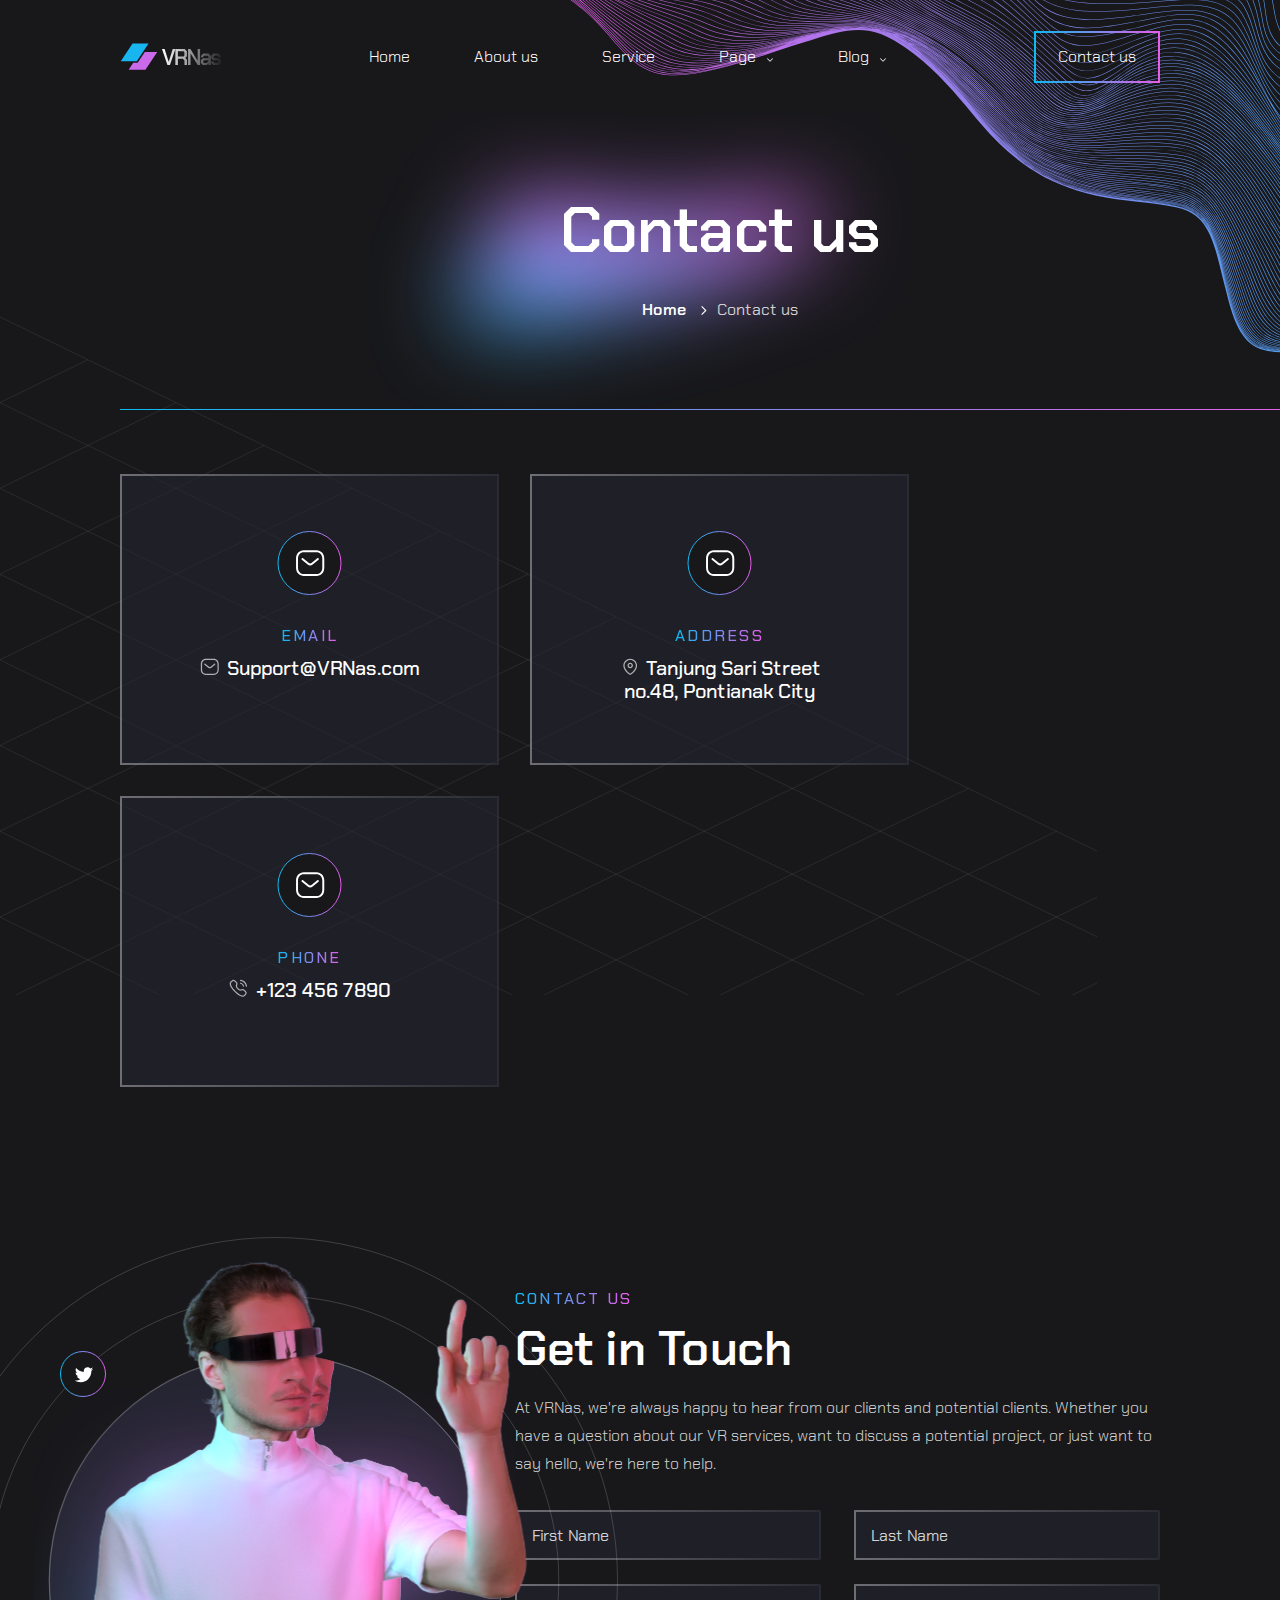
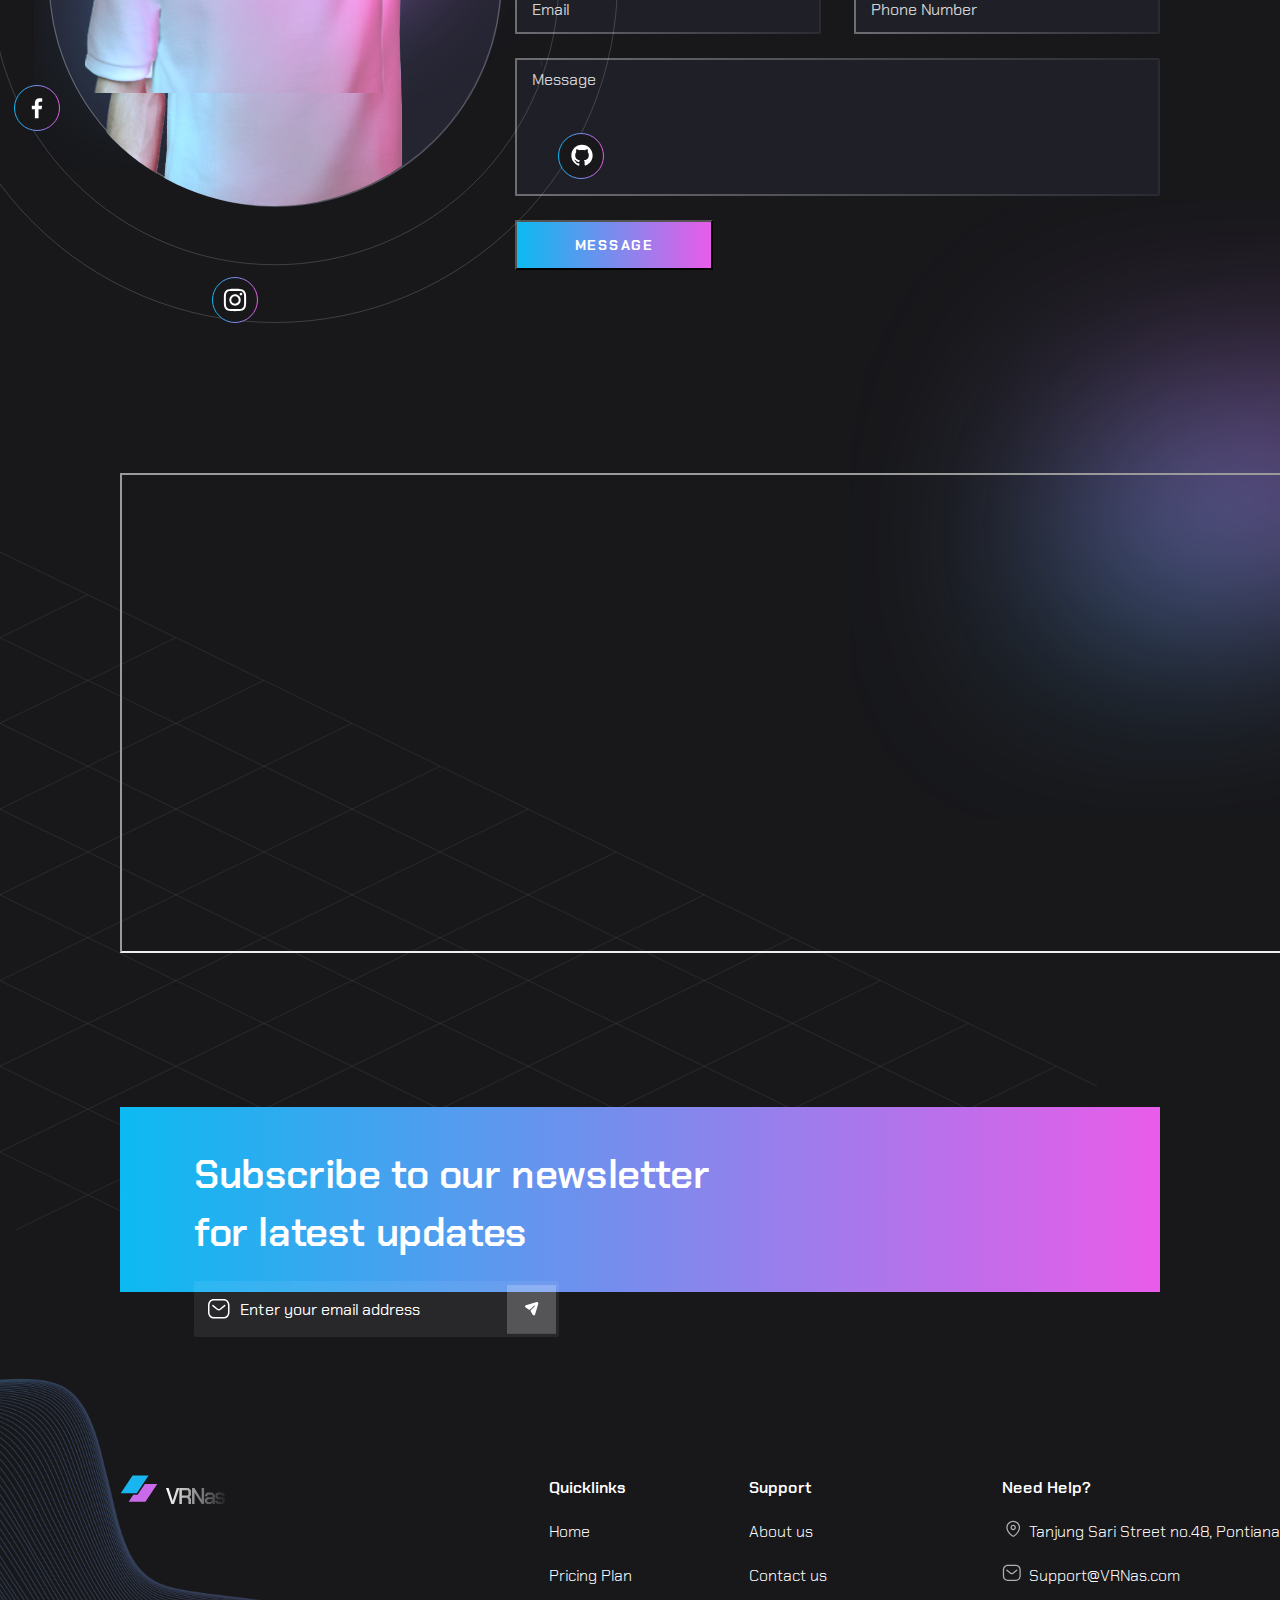
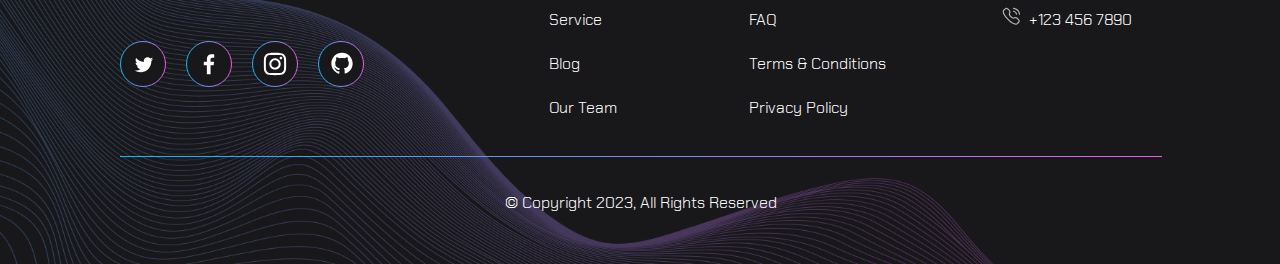
<file: contact.html>
<!DOCTYPE html>
<html lang="en">

<head>
  <meta charset="UTF-8">
  <meta name="viewport" content="width=device-width, initial-scale=1.0">
  <meta http-equiv="X-UA-Compatible" content="ie=edge">
  <meta name="description"
    content="Experience Unforgettable Events in VR. Bring your events to life like never before with our VR services">
  <link rel="shortcut icon" href="./img/logo/Logo.svg" type="image/svg+xml">
  <link rel="stylesheet" href="./css/normalize.css">
  <link rel="stylesheet" href="./css/style.css">
  <title>Contact us</title>
</head>

<body>
  <div class="page">

    <header class="header  container-rl120">
      <div class="header__inner">

        <a href="./index.html">
          <div class="header__logo  logo">
            <img class="logo__img" src="./img/logo/Logo.svg" alt="logo">
            <img class="logo__text" src="./img/logo/VRNas.svg" alt="VRNas">
          </div>
        </a>

        <nav class="nav  body-text-style01">
          <ul class="nav__list">
            <li class="nav__item">
              <a class="nav__link" href="./index.html">Home</a>
            </li>
            <li class="nav__item">
              <a class="nav__link" href="./about.html">About us</a>
            </li>
            <li class="nav__item">
              <a class="nav__link" href="./service.html">Service</a>
            </li>
            <li class="nav__item">
              <a class="nav__link" href="./pricing.html">Page</a>
              <ul class="nav__list-dropdown">
                <li class="nav__item-dropdown"><a class="nav__link" href="./pricing.html">Pricing Plan</a></li>
                <li class="nav__item-dropdown"><a class="nav__link" href="./team.html">Our Team</a></li>
                <li class="nav__item-dropdown"><a class="nav__link" href="./faq.html">FAQ</a></li>
                <li class="nav__item-dropdown"><a class="nav__link" href="./terms.html">Terms & Conditions</a></li>
                <li class="nav__item-dropdown"><a class="nav__link" href="./policy.html">Privacy Policy</a></li>
              </ul>
            </li>
            <li class="nav__item">
              <a class="nav__link" href="./blog.html">Blog</a>
              <ul class="nav__list-dropdown">
                <li class="nav__item-dropdown"><a class="nav__link" href="./blog.html">Our Articles</a></li>
              </ul>
          </ul>
        </nav>

        <a class="header__btn  btn-transparent  btn-text-style02" href="./contact.html">Contact us</a>

      </div>
    </header>

    <main class="main">

      <section class="section-title">
        <div class="section-title__inner">
          <h1 class="section-title__title  heading-text-style01">
            Contact us
          </h1>
          <a class="selection-title__link  nav__link  nav__item--active  body-text-style01" href="./index.html">Home</a>
          <span class="selection-title__link-expand">Contact us</span>
        </div>
      </section><!-- /.section-title -->

      <section class="section-contact-links  container-rl120">
        <ul class="section-contact-links__list  color-white">
          <li class="section-contact-links__item  grey-gradient-border">
            <img class="section-contact-links__img" src="./icons/mail-black-icon.svg" alt="mail logo">
            <div>
              <h4 class="caption-text-style01  text-gradient">Email</h4>
            </div>
            <a class="footer__mailto  heading-text-style08" href="mailto:Support@VRNas.com">Support@VRNas.com</a>
          </li>

          <li class="section-contact-links__item  grey-gradient-border">
            <img class="section-contact-links__img" src="./icons/mail-black-icon.svg" alt="mail logo">
            <div>
              <h4 class="caption-text-style01  text-gradient">Address</h4>
            </div>
            <address class="footer__address  heading-text-style08">Tanjung Sari Street no.48, Pontianak City</address>
          </li>

          <li class="section-contact-links__item  grey-gradient-border">
            <img class="section-contact-links__img" src="./icons/mail-black-icon.svg" alt="mail logo">
            <div>
              <h4 class="caption-text-style01  text-gradient">Phone</h4>
            </div>
            <a class="footer__tel  heading-text-style08" href="tel:+1234567890">+123 456 7890</a>
          </li>
        </ul>

      </section><!-- /.section-contact-links -->

      <section class="section-contact-form  container-tb150">
        <div class="section-contact-form__img-container">
          <ul class="list-circle">
            <li class="list-circle__item"></li>
            <li class="list-circle__item"></li>
            <li class="list-circle__item"></li>
          </ul>

          <a class="section-contact-form__social-icon" href="https://twitter.com/#">
            <img src="./icons/twitter_icon.svg" alt="twitter icon">
          </a>
          <a class="section-contact-form__social-icon" href="https://facebook.com/#">
            <img src="./icons/facebook_icon.svg" alt="facebook icon">
          </a>
          <a class="section-contact-form__social-icon" href="https://instagram.com/#">
            <img src="./icons/instagramm_icon.svg" alt="instagram icon">
          </a>
          <a class="section-contact-form__social-icon" href="https://github.com/#">
            <img src="./icons/github_icon.svg" alt="github icon">
          </a>

          <img class="section-contact-form__img1" src="./img/vr_users/ve_user11_part1.svg" alt="man in VR glasses">
          <img class="section-contact-form__img2" src="./img/vr_users/ve_user11_part2.svg" alt="man in VR glasses">
        </div>

        <div class="section-contact-form__form-container">
          <div>
            <h4 class="section-contact-form__caption caption-text-style01  text-gradient">Contact us</h4>
          </div>
          <h2 class="section-contact-form__header  heading-text-style02">Get in Touch</h2>
          <p class="section-contact-form__description  body-text-style01  color-grey-2">At VRNas, we're always happy
            to hear from our clients and
            potential clients. Whether you have a question
            about our VR services, want to discuss a potential project, or just want to say hello, we're here to help.
          </p>

          <form class="section-contact-form__form" action="https://jsonplaceholder.typicode.com/posts" method="post">
            <input class="section-contact-form__input  grey-gradient-border" type="text" placeholder="First Name"
              name="firstName">
            <input class="section-contact-form__input  grey-gradient-border" type="text" placeholder="Last Name"
              name="lastName">
            <input class="section-contact-form__input  grey-gradient-border" type="email" placeholder="Email"
              name="email" required>
            <input class="section-contact-form__input  grey-gradient-border" type="tel" placeholder="Phone Number"
              name="phoneNumber">
            <textarea class="section-contact-form__textarea  grey-gradient-border" placeholder="Message" name="message"
              required></textarea>
            <button class="section-contact-form__btn  btn-gradient  btn-text-style01">Message</button>
          </form>
        </div>

      </section><!-- /.section-contact-form -->

      <section class="section-contact-map  container-rl120">
        <iframe
          src="https://www.google.com/maps/embed?pb=!1m18!1m12!1m3!1d8961.365133672041!2d-122.17557015693106!3d37.42952031978498!2m3!1f0!2f0!3f0!3m2!1i1024!2i768!4f13.1!3m3!1m2!1s0x808fbb2a678bea9d%3A0x29cdf01a44fc687f!2z0KPQvdC40LLQtdGA0YHQuNGC0LXRgiDQodGC0LDQvdGE0L7RgNC0!5e0!3m2!1sru!2sru!4v1711630934032!5m2!1sru!2sru"
          width="1200" height="480" loading="lazy" referrerpolicy="no-referrer-when-downgrade"></iframe>

      </section><!-- /.section-contact-map -->

      <section class="section-subscribe">
        <div class="section-subscribe__inner">
          <h3 class="section-subscribe__header  heading-text-style03">Subscribe to our newsletter for latest updates
          </h3>

          <form class="section-subscribe__form" action="https://jsonplaceholder.typicode.com/posts" method="post">
            <input class="section-subscribe__input  body-text-style03" type="email" name="email"
              placeholder="Enter your email address">
            <button class="section-subscribe__btn" type="submit"></button>
          </form>
        </div>
      </section><!-- /.section-subscribe -->

    </main>

    <footer class="footer">
      <div class="footer__container">

        <div class="footer__menu">

          <div class="footer__logo">
            <a href="./index.html">
              <div class="logo">
                <img class="logo__img" src="./img/logo/Logo.svg" alt="logo">
                <img class="logo__text" src="./img/logo/VRNas.svg" alt="VRNas">
              </div>
            </a>

            <div class="socials">
              <a class="social__link" href="https://twitter.com/#" target="_blank">
                <img class="social__link" src="./icons/twitter_icon.svg" alt="twitter icon">
              </a>
              <a class="social__link" href="https://facebook.com/#" target="_blank">
                <img src="./icons/facebook_icon.svg" alt="facebook icon">
              </a>
              <a class="social__link" href="https://instagram.com/#" target="_blank">
                <img src="./icons/instagramm_icon.svg" alt="instagram icon">
              </a>
              <a class="social__link" href="https://github.com/#" target="_blank">
                <img src="./icons/github_icon.svg" alt="github icon">
              </a>
            </div>
          </div>

          <div class="footer__nav">

            <div class="footer__quicklinks">
              <h4 class="heading-text-style10">Quicklinks</h4>
              <ul class="footer__list body-text-style01">
                <li><a class="nav__link" href="./index.html">Home</a></li>
                <li><a class="nav__link" href="./pricing.html">Pricing Plan</a></li>
                <li><a class="nav__link" href="./service.html">Service</a></li>
                <li><a class="nav__link" href="./blog.html">Blog</a></li>
                <li><a class="nav__link" href="./team.html">Our Team</a></li>
              </ul>
            </div>

            <div class="footer__support">
              <h4 class="heading-text-style10">Support</h4>
              <ul class="footer__list  body-text-style01">
                <li><a class="nav__link" href="./about.html">About us</a></li>
                <li><a class="nav__link" href="./contact.html">Contact us</a></li>
                <li><a class="nav__link" href="./faq.html">FAQ</a></li>
                <li><a class="nav__link" href="./terms.html">Terms & Conditions</a></li>
                <li><a class="nav__link" href="./policy.html">Privacy Policy</a></li>
              </ul>
            </div>

            <div class="footer__help">
              <h4 class="heading-text-style10">Need Help?</h4>
              <ul class="footer__list  body-text-style01">
                <li>
                  <address class="footer__address">Tanjung Sari Street no.48, Pontianak City</address>
                </li>
                <li>
                  <a class="footer__mailto" href="mailto:Support@VRNas.com">Support@VRNas.com</a>
                </li>
                <li>
                  <a class="footer__tel" href="tel:+1234567890">+123 456 7890</a>
                </li>
              </ul>
            </div>

          </div>
        </div>

        <div class="footer__copyright">
          <p class="footer__copyright-description  body-text-style01">&copy; Copyright 2023, All Rights Reserved</p>
        </div>

      </div>
    </footer>

  </div><!-- /.page -->

  <script src="./js/main.js"></script>

</body>

</html>
</file>
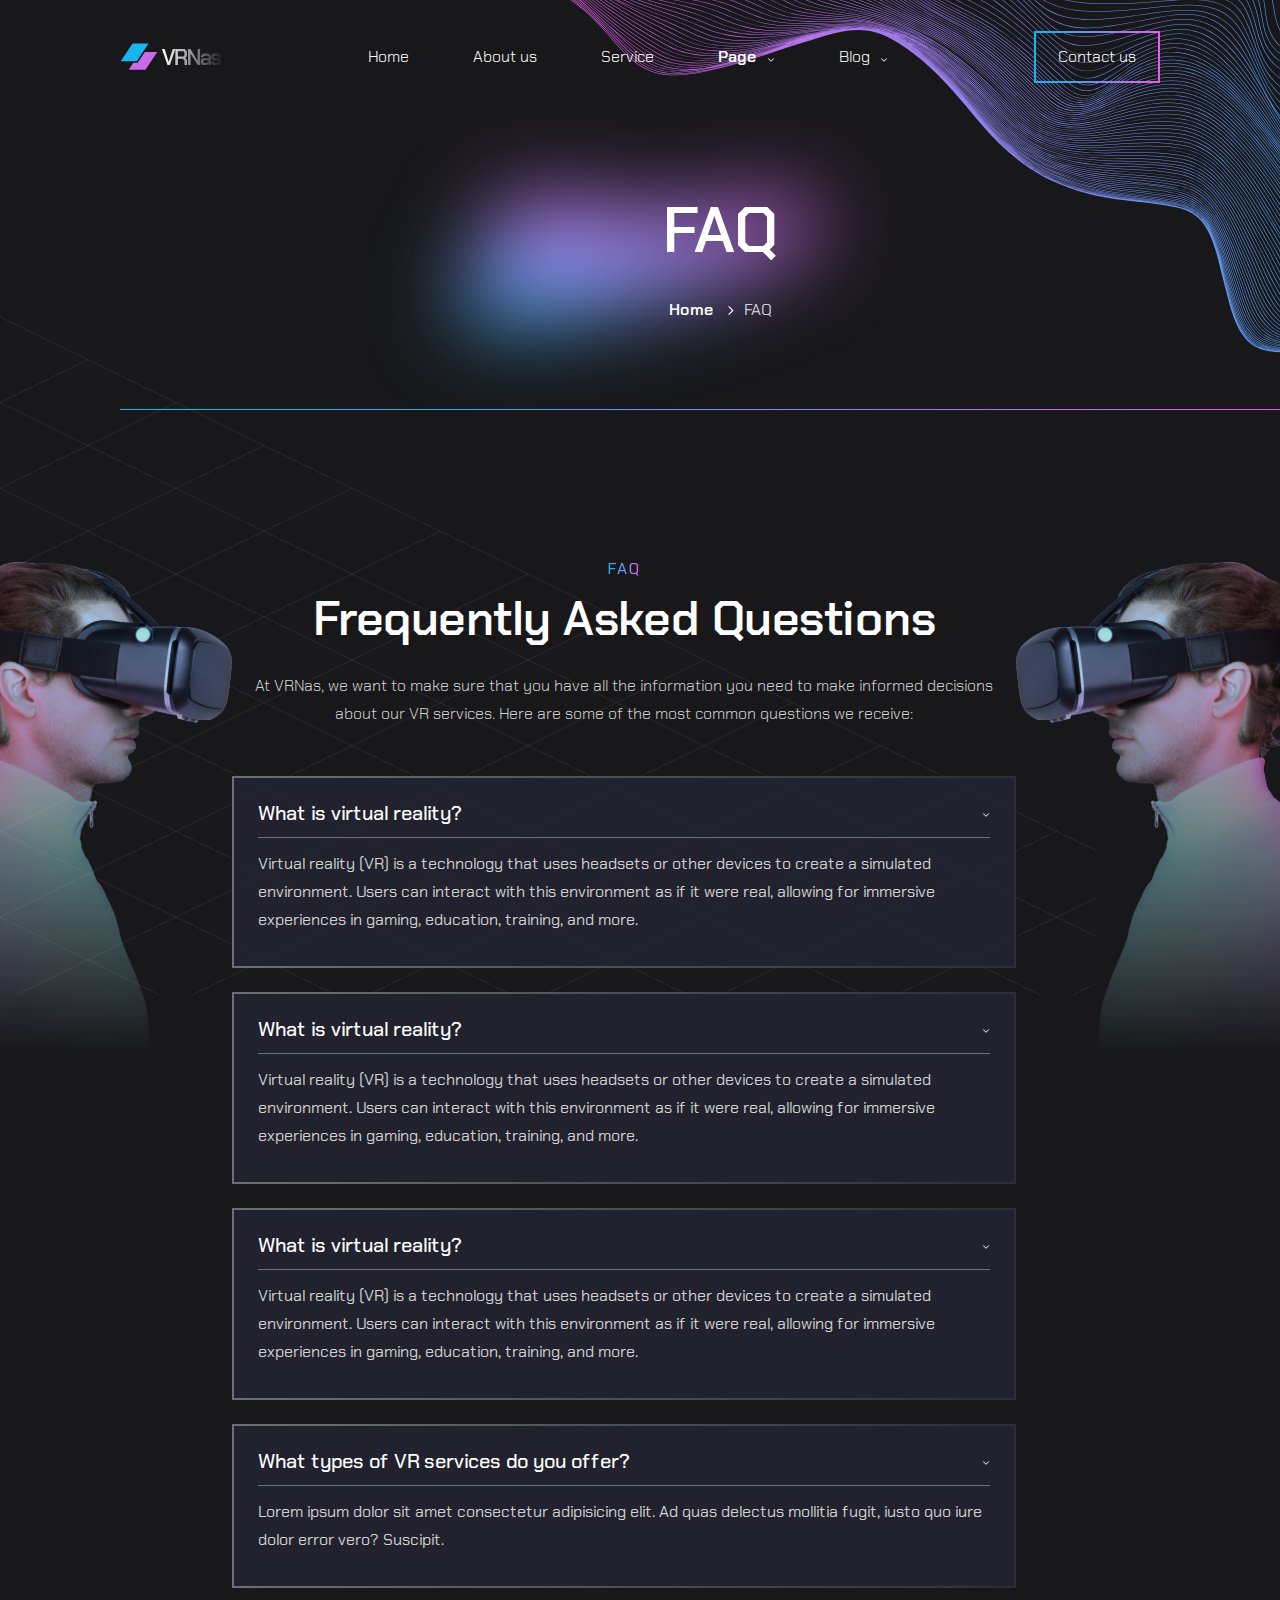
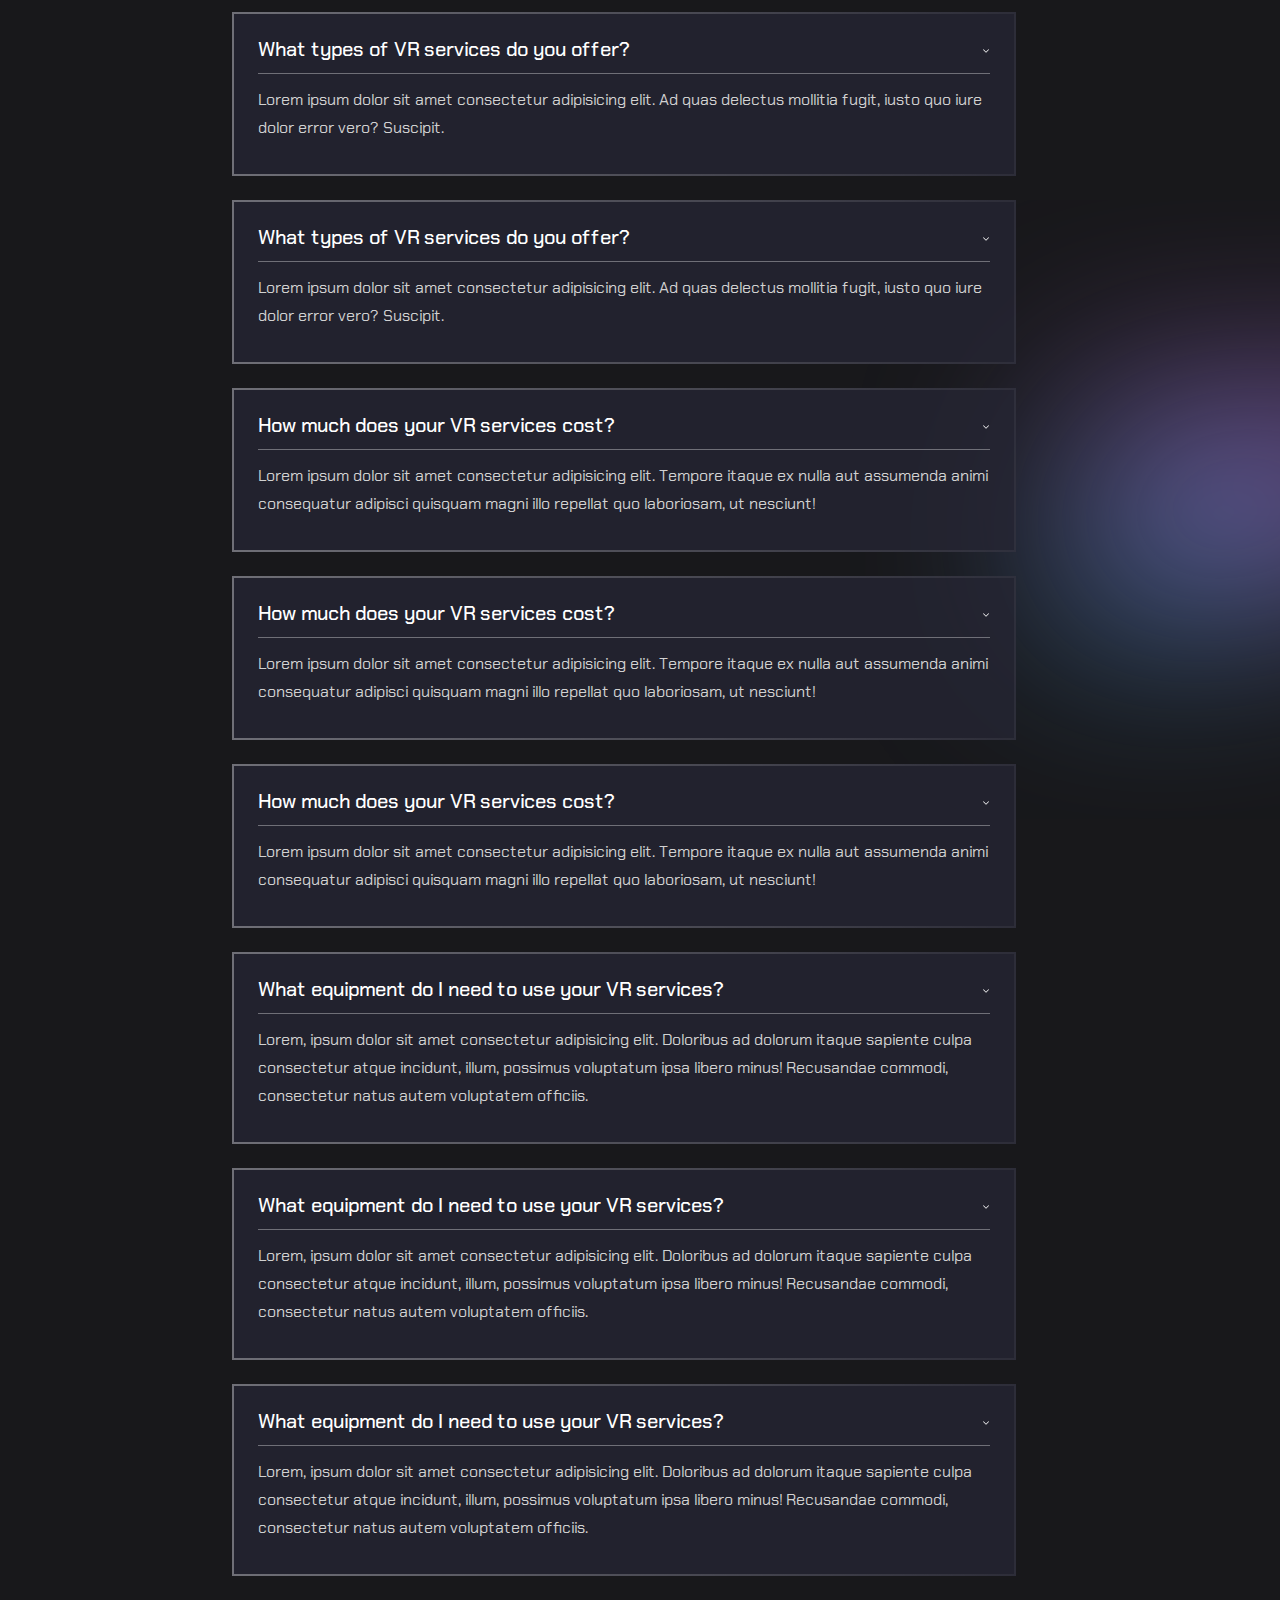
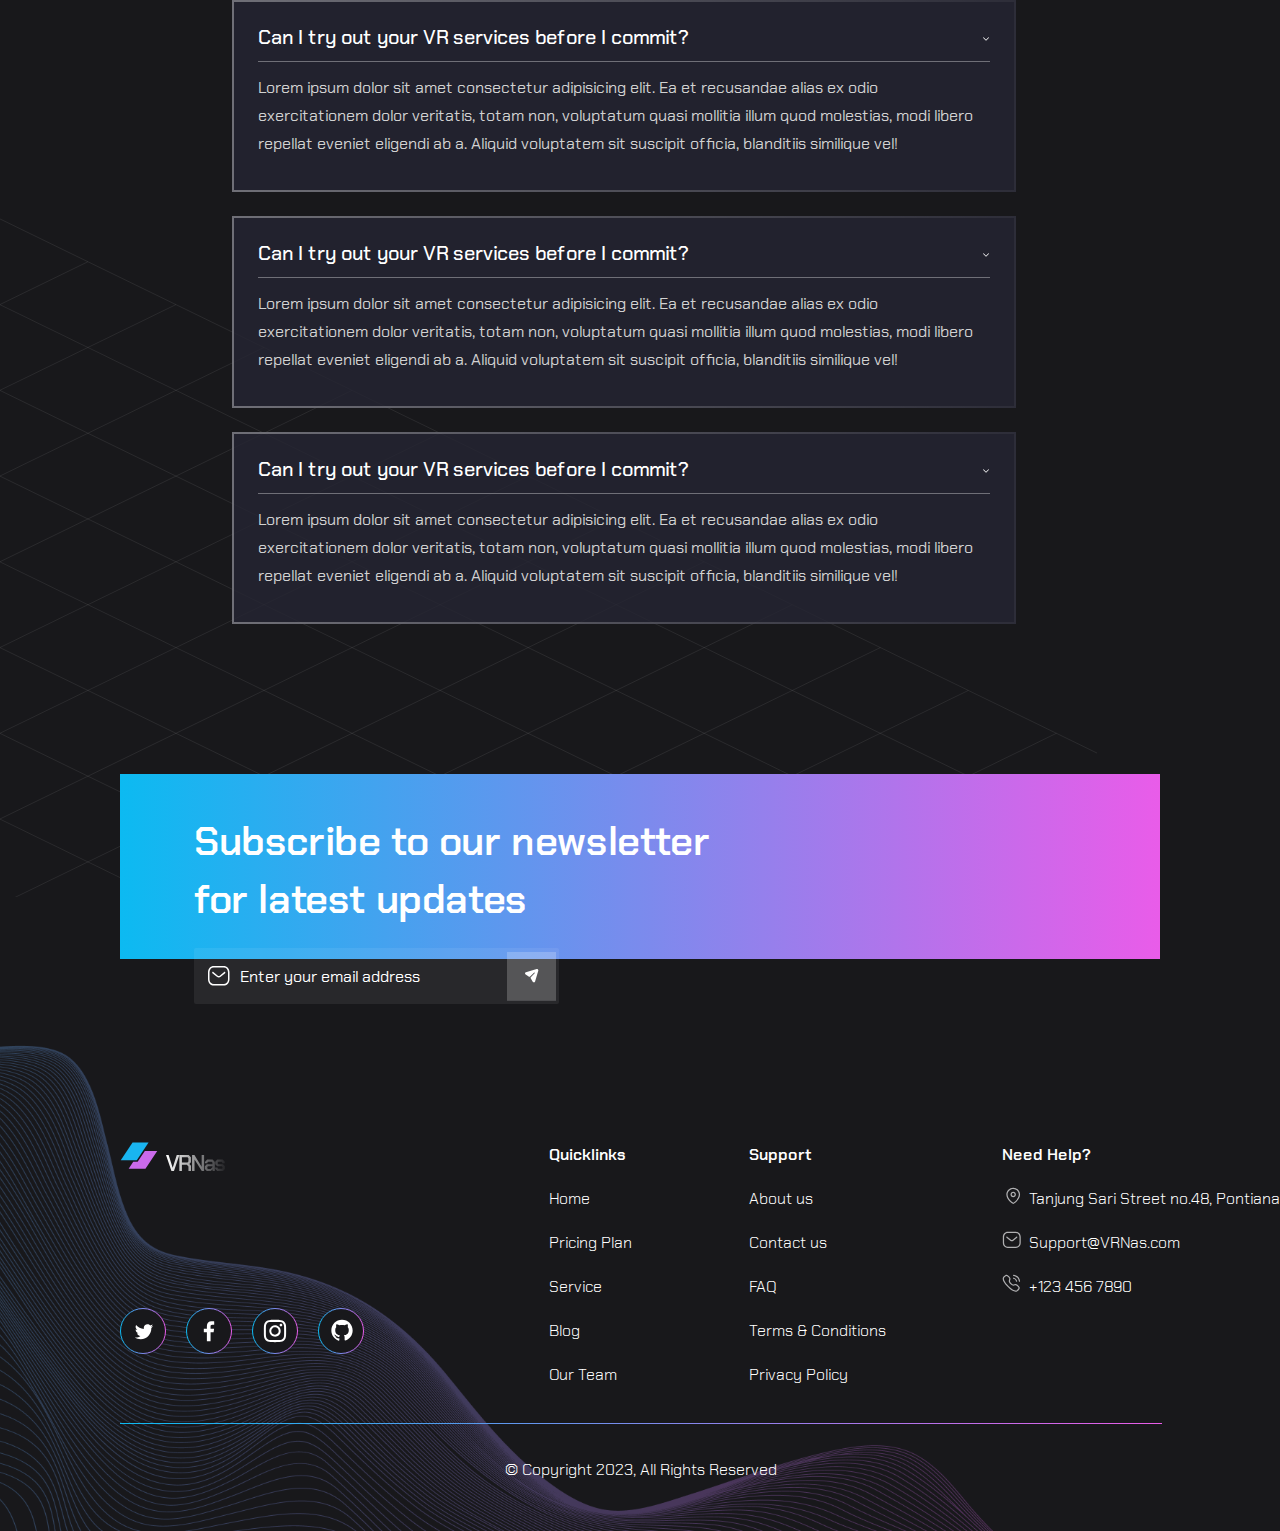
<file: faq.html>
<!DOCTYPE html>
<html lang="en">

<head>
  <meta charset="UTF-8">
  <meta name="viewport" content="width=device-width, initial-scale=1.0">
  <meta http-equiv="X-UA-Compatible" content="ie=edge">
  <meta name="description"
    content="Experience Unforgettable Events in VR. Bring your events to life like never before with our VR services">
  <link rel="shortcut icon" href="./img/logo/Logo.svg" type="image/svg+xml">
  <link rel="stylesheet" href="./css/normalize.css">
  <link rel="stylesheet" href="./css/style.css">
  <title>FAQ</title>
</head>

<body>
  <div class="page">

    <header class="header  container-rl120">
      <div class="header__inner">

        <a href="./index.html">
          <div class="header__logo  logo">
            <img class="logo__img" src="./img/logo/Logo.svg" alt="logo">
            <img class="logo__text" src="./img/logo/VRNas.svg" alt="VRNas">
          </div>
        </a>

        <nav class="nav  body-text-style01">
          <ul class="nav__list">
            <li class="nav__item">
              <a class="nav__link" href="./index.html">Home</a>
            </li>
            <li class="nav__item">
              <a class="nav__link" href="./about.html">About us</a>
            </li>
            <li class="nav__item">
              <a class="nav__link" href="./service.html">Service</a>
            </li>
            <li class="nav__item">
              <a class="nav__link  nav__item--active" href="./pricing.html">Page</a>
              <ul class="nav__list-dropdown">
                <li class="nav__item-dropdown"><a class="nav__link" href="./pricing.html">Pricing Plan</a></li>
                <li class="nav__item-dropdown"><a class="nav__link" href="./team.html">Our Team</a></li>
                <li class="nav__item-dropdown"><a class="nav__link" href="./faq.html">FAQ</a></li>
                <li class="nav__item-dropdown"><a class="nav__link" href="./terms.html">Terms & Conditions</a></li>
                <li class="nav__item-dropdown"><a class="nav__link" href="./policy.html">Privacy Policy</a></li>
              </ul>
            </li>
            <li class="nav__item">
              <a class="nav__link" href="./article.html">Blog</a>
              <ul class="nav__list-dropdown">
                <li class="nav__item-dropdown"><a class="nav__link" href="./blog.html">Our Articles</a></li>
              </ul>
          </ul>
        </nav>

        <a class="header__btn  btn-transparent  btn-text-style02" href="./contact.html">Contact us</a>

      </div>
    </header>

    <main class="main">

      <section class="section-title">
        <div class="section-title__inner">
          <h1 class="section-title__title  heading-text-style01">
            FAQ
          </h1>
          <a class="selection-title__link  nav__link  nav__item--active  body-text-style01" href="./index.html">Home</a>
          <span class="selection-title__link-expand">FAQ</span>
        </div>
      </section><!-- /.section-title -->

      <div class="vr-user-background">
        <img class="vr-user-background__img" src="./img/vr_users/vr_user09.svg" alt="man in VR glasses" loading="lazy">

        <section class="section-faq">
          <div class="section-faq__inner">
            <div class="section-faq__header-container">
              <h4 class="section-faq__caption  caption-text-style01  text-gradient">FAQ</h4>
              <h2 class="section-faq__header  heading-text-style02">Frequently Asked Questions</h2>
              <p class="section-faq__description  body-text-style01  color-grey-2">
                At VRNas, we want to make sure that you have all the information you need to make informed decisions
                about
                our VR services. Here are some of the most common questions we receive:
              </p>
            </div>

            <ul class="section-faq__lsit">
              <li class="section-faq__item  grey-gradient-border">
                <h3 class="section-faq__item-caption  icon-arrow-down  heading-text-style08">What is virtual reality?
                </h3>
                <p class="section-faq__item-text  body-text-style03">
                  Virtual reality (VR) is a technology that uses headsets or other devices to create a simulated
                  environment. Users can interact with this environment as if it were real, allowing for immersive
                  experiences in gaming, education, training, and more.
                </p>
              </li>

              <li class="section-faq__item  grey-gradient-border">
                <h3 class="section-faq__item-caption  icon-arrow-down  heading-text-style08">What is virtual reality?
                </h3>
                <p class="section-faq__item-text  body-text-style03">
                  Virtual reality (VR) is a technology that uses headsets or other devices to create a simulated
                  environment. Users can interact with this environment as if it were real, allowing for immersive
                  experiences in gaming, education, training, and more.
                </p>
              </li>

              <li class="section-faq__item  grey-gradient-border">
                <h3 class="section-faq__item-caption  icon-arrow-down  heading-text-style08">What is virtual reality?
                </h3>
                <p class="section-faq__item-text  body-text-style03">
                  Virtual reality (VR) is a technology that uses headsets or other devices to create a simulated
                  environment. Users can interact with this environment as if it were real, allowing for immersive
                  experiences in gaming, education, training, and more.
                </p>
              </li>

              <li class="section-faq__item  grey-gradient-border">
                <h3 class="section-faq__item-caption  icon-arrow-down  heading-text-style08">What types of VR services
                  do
                  you offer?</h3>
                <p class="section-faq__item-text  body-text-style03">
                  Lorem ipsum dolor sit amet consectetur adipisicing elit. Ad quas delectus mollitia fugit, iusto quo
                  iure dolor error vero? Suscipit.
                </p>
              </li>

              <li class="section-faq__item  grey-gradient-border">
                <h3 class="section-faq__item-caption  icon-arrow-down  heading-text-style08">What types of VR services
                  do
                  you offer?</h3>
                <p class="section-faq__item-text  body-text-style03">
                  Lorem ipsum dolor sit amet consectetur adipisicing elit. Ad quas delectus mollitia fugit, iusto quo
                  iure dolor error vero? Suscipit.
                </p>
              </li>

              <li class="section-faq__item  grey-gradient-border">
                <h3 class="section-faq__item-caption  icon-arrow-down  heading-text-style08">What types of VR services
                  do
                  you offer?</h3>
                <p class="section-faq__item-text  body-text-style03">
                  Lorem ipsum dolor sit amet consectetur adipisicing elit. Ad quas delectus mollitia fugit, iusto quo
                  iure dolor error vero? Suscipit.
                </p>
              </li>

              <li class="section-faq__item  grey-gradient-border">
                <h3 class="section-faq__item-caption  icon-arrow-down  heading-text-style08">How much does your VR
                  services cost?</h3>
                <p class="section-faq__item-text  body-text-style03">
                  Lorem ipsum dolor sit amet consectetur adipisicing elit. Tempore itaque ex nulla aut assumenda animi
                  consequatur adipisci quisquam magni illo repellat quo laboriosam, ut nesciunt!
                </p>
              </li>

              <li class="section-faq__item  grey-gradient-border">
                <h3 class="section-faq__item-caption  icon-arrow-down  heading-text-style08">How much does your VR
                  services cost?</h3>
                <p class="section-faq__item-text  body-text-style03">
                  Lorem ipsum dolor sit amet consectetur adipisicing elit. Tempore itaque ex nulla aut assumenda animi
                  consequatur adipisci quisquam magni illo repellat quo laboriosam, ut nesciunt!
                </p>
              </li>

              <li class="section-faq__item  grey-gradient-border">
                <h3 class="section-faq__item-caption  icon-arrow-down  heading-text-style08">How much does your VR
                  services cost?</h3>
                <p class="section-faq__item-text  body-text-style03">
                  Lorem ipsum dolor sit amet consectetur adipisicing elit. Tempore itaque ex nulla aut assumenda animi
                  consequatur adipisci quisquam magni illo repellat quo laboriosam, ut nesciunt!
                </p>
              </li>

              <li class="section-faq__item  grey-gradient-border">
                <h3 class="section-faq__item-caption  icon-arrow-down  heading-text-style08">What equipment do I need to
                  use your VR
                  services?</h3>
                <p class="section-faq__item-text  body-text-style03">
                  Lorem, ipsum dolor sit amet consectetur adipisicing elit. Doloribus ad dolorum itaque sapiente culpa
                  consectetur atque incidunt, illum, possimus voluptatum ipsa libero minus! Recusandae commodi,
                  consectetur natus autem voluptatem officiis.
                </p>
              </li>

              <li class="section-faq__item  grey-gradient-border">
                <h3 class="section-faq__item-caption  icon-arrow-down  heading-text-style08">What equipment do I need to
                  use your VR
                  services?</h3>
                <p class="section-faq__item-text  body-text-style03">
                  Lorem, ipsum dolor sit amet consectetur adipisicing elit. Doloribus ad dolorum itaque sapiente culpa
                  consectetur atque incidunt, illum, possimus voluptatum ipsa libero minus! Recusandae commodi,
                  consectetur natus autem voluptatem officiis.
                </p>
              </li>

              <li class="section-faq__item  grey-gradient-border">
                <h3 class="section-faq__item-caption  icon-arrow-down  heading-text-style08">What equipment do I need to
                  use your VR
                  services?</h3>
                <p class="section-faq__item-text  body-text-style03">
                  Lorem, ipsum dolor sit amet consectetur adipisicing elit. Doloribus ad dolorum itaque sapiente culpa
                  consectetur atque incidunt, illum, possimus voluptatum ipsa libero minus! Recusandae commodi,
                  consectetur natus autem voluptatem officiis.
                </p>
              </li>

              <li class="section-faq__item  grey-gradient-border">
                <h3 class="section-faq__item-caption  icon-arrow-down  heading-text-style08">Can I try out your VR
                  services before I
                  commit?</h3>
                <p class="section-faq__item-text  body-text-style03">
                  Lorem ipsum dolor sit amet consectetur adipisicing elit. Ea et recusandae alias ex odio exercitationem
                  dolor veritatis, totam non, voluptatum quasi mollitia illum quod molestias, modi libero repellat
                  eveniet eligendi ab a. Aliquid voluptatem sit suscipit officia, blanditiis similique vel!
                </p>
              </li>

              <li class="section-faq__item  grey-gradient-border">
                <h3 class="section-faq__item-caption  icon-arrow-down  heading-text-style08">Can I try out your VR
                  services before I
                  commit?</h3>
                <p class="section-faq__item-text  body-text-style03">
                  Lorem ipsum dolor sit amet consectetur adipisicing elit. Ea et recusandae alias ex odio exercitationem
                  dolor veritatis, totam non, voluptatum quasi mollitia illum quod molestias, modi libero repellat
                  eveniet eligendi ab a. Aliquid voluptatem sit suscipit officia, blanditiis similique vel!
                </p>
              </li>

              <li class="section-faq__item  grey-gradient-border">
                <h3 class="section-faq__item-caption  icon-arrow-down  heading-text-style08">Can I try out your VR
                  services before I
                  commit?</h3>
                <p class="section-faq__item-text  body-text-style03">
                  Lorem ipsum dolor sit amet consectetur adipisicing elit. Ea et recusandae alias ex odio exercitationem
                  dolor veritatis, totam non, voluptatum quasi mollitia illum quod molestias, modi libero repellat
                  eveniet eligendi ab a. Aliquid voluptatem sit suscipit officia, blanditiis similique vel!
                </p>
              </li>
            </ul>

          </div>
        </section><!-- /.section-faq -->

        <img class="vr-user-background__img" src="./img/vr_users/vr_user10.svg" alt="man in VR glasses" loading="lazy">
      </div>

      <section class="section-subscribe">
        <div class="section-subscribe__inner">
          <h3 class="section-subscribe__header  heading-text-style03">Subscribe to our newsletter for latest updates
          </h3>

          <form class="section-subscribe__form" action="https://jsonplaceholder.typicode.com/posts" method="post">
            <input class="section-subscribe__input  body-text-style03" type="email" name="email"
              placeholder="Enter your email address">
            <button class="section-subscribe__btn" type="submit"></button>
          </form>
        </div>
      </section><!-- /.section-subscribe -->

    </main>

    <footer class="footer">
      <div class="footer__container">

        <div class="footer__menu">

          <div class="footer__logo">
            <a href="./index.html">
              <div class="logo">
                <img class="logo__img" src="./img/logo/Logo.svg" alt="logo">
                <img class="logo__text" src="./img/logo/VRNas.svg" alt="VRNas">
              </div>
            </a>

            <div class="socials">
              <a class="social__link" href="https://twitter.com/#" target="_blank">
                <img class="social__link" src="./icons/twitter_icon.svg" alt="twitter icon">
              </a>
              <a class="social__link" href="https://facebook.com/#" target="_blank">
                <img src="./icons/facebook_icon.svg" alt="facebook icon">
              </a>
              <a class="social__link" href="https://instagram.com/#" target="_blank">
                <img src="./icons/instagramm_icon.svg" alt="instagram icon">
              </a>
              <a class="social__link" href="https://github.com/#" target="_blank">
                <img src="./icons/github_icon.svg" alt="github icon">
              </a>
            </div>
          </div>

          <div class="footer__nav">

            <div class="footer__quicklinks">
              <h4 class="heading-text-style10">Quicklinks</h4>
              <ul class="footer__list body-text-style01">
                <li><a class="nav__link" href="./index.html">Home</a></li>
                <li><a class="nav__link" href="./pricing.html">Pricing Plan</a></li>
                <li><a class="nav__link" href="./service.html">Service</a></li>
                <li><a class="nav__link" href="./blog.html">Blog</a></li>
                <li><a class="nav__link" href="./team.html">Our Team</a></li>
              </ul>
            </div>

            <div class="footer__support">
              <h4 class="heading-text-style10">Support</h4>
              <ul class="footer__list  body-text-style01">
                <li><a class="nav__link" href="./about.html">About us</a></li>
                <li><a class="nav__link" href="./contact.html">Contact us</a></li>
                <li><a class="nav__link" href="./faq.html">FAQ</a></li>
                <li><a class="nav__link" href="./terms.html">Terms & Conditions</a></li>
                <li><a class="nav__link" href="./policy.html">Privacy Policy</a></li>
              </ul>
            </div>

            <div class="footer__help">
              <h4 class="heading-text-style10">Need Help?</h4>
              <ul class="footer__list  body-text-style01">
                <li>
                  <address class="footer__address">Tanjung Sari Street no.48, Pontianak City</address>
                </li>
                <li>
                  <a class="footer__mailto" href="mailto:Support@VRNas.com">Support@VRNas.com</a>
                </li>
                <li>
                  <a class="footer__tel" href="tel:+1234567890">+123 456 7890</a>
                </li>
              </ul>
            </div>

          </div>
        </div>

        <div class="footer__copyright">
          <p class="footer__copyright-description  body-text-style01">&copy; Copyright 2023, All Rights Reserved</p>
        </div>

      </div>
    </footer>

  </div><!-- /.page -->

  <script src="./js/main.js"></script>

</body>

</html>
</file>
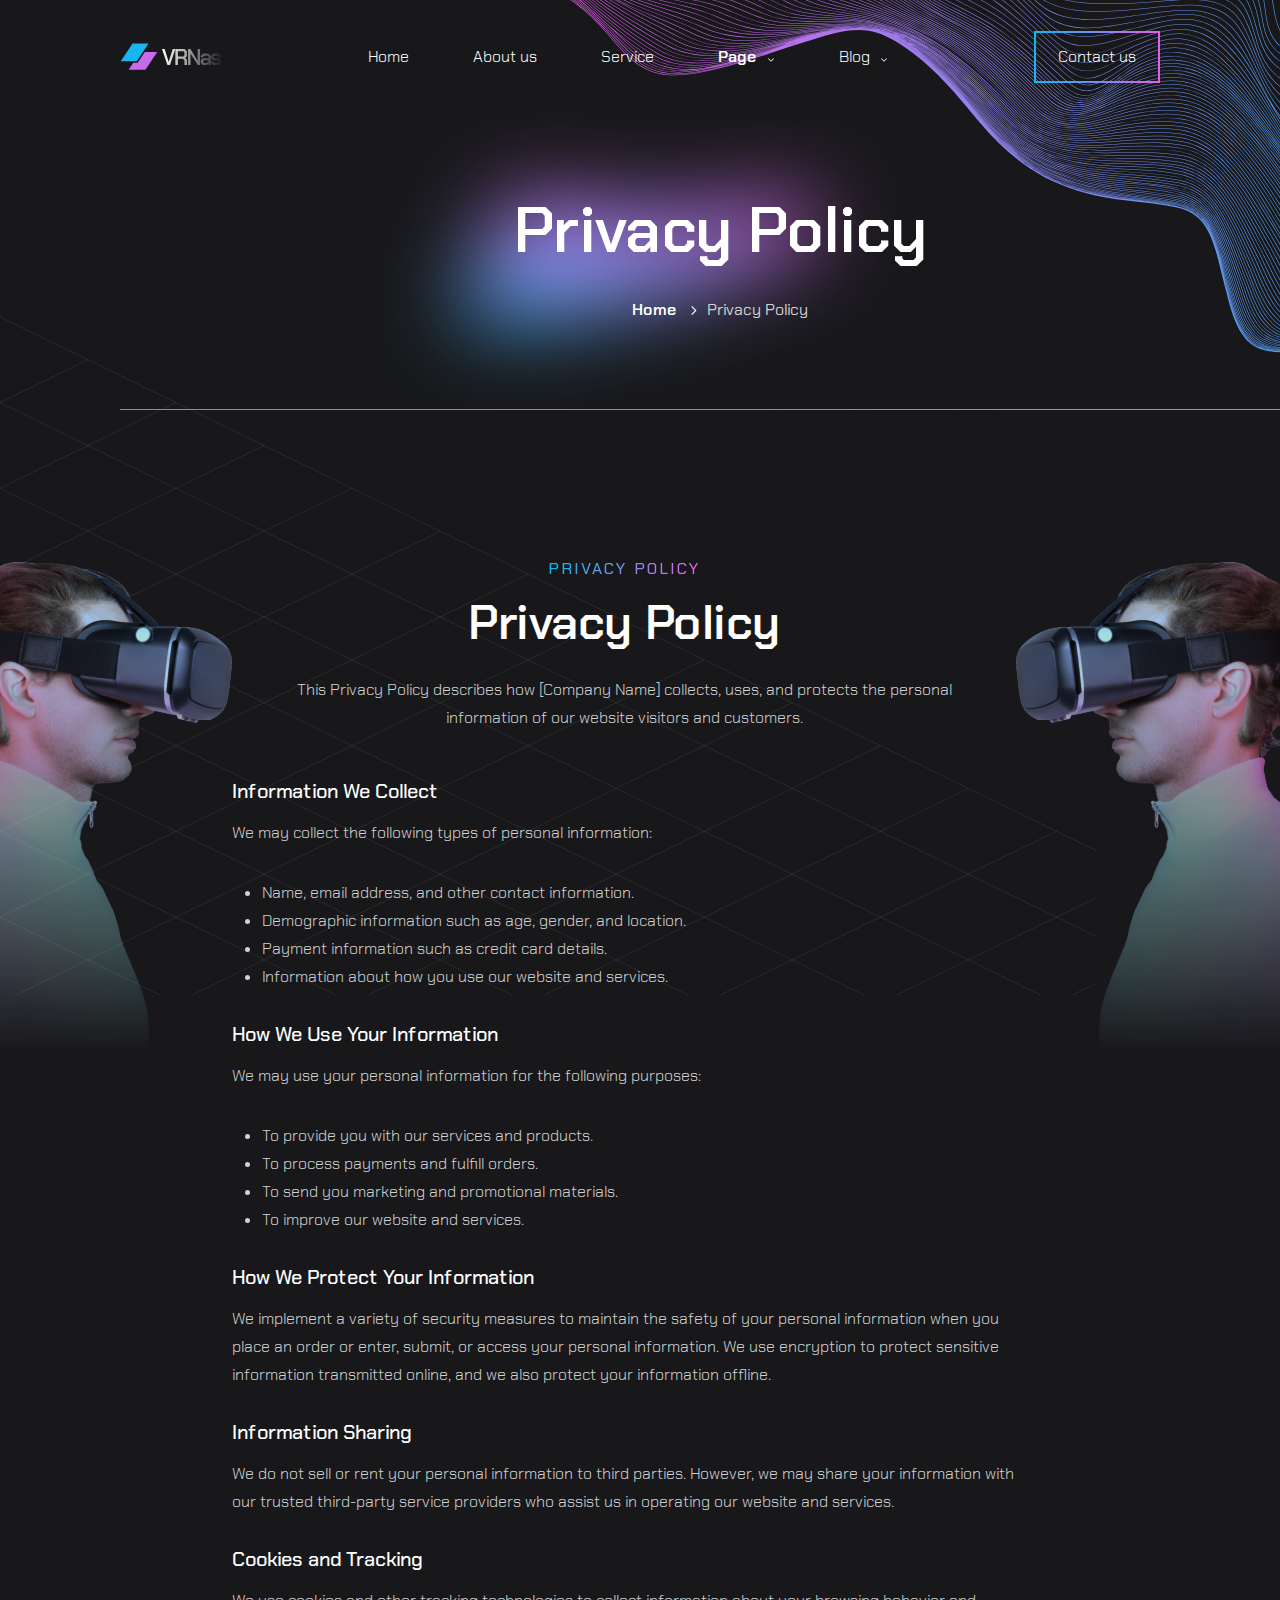
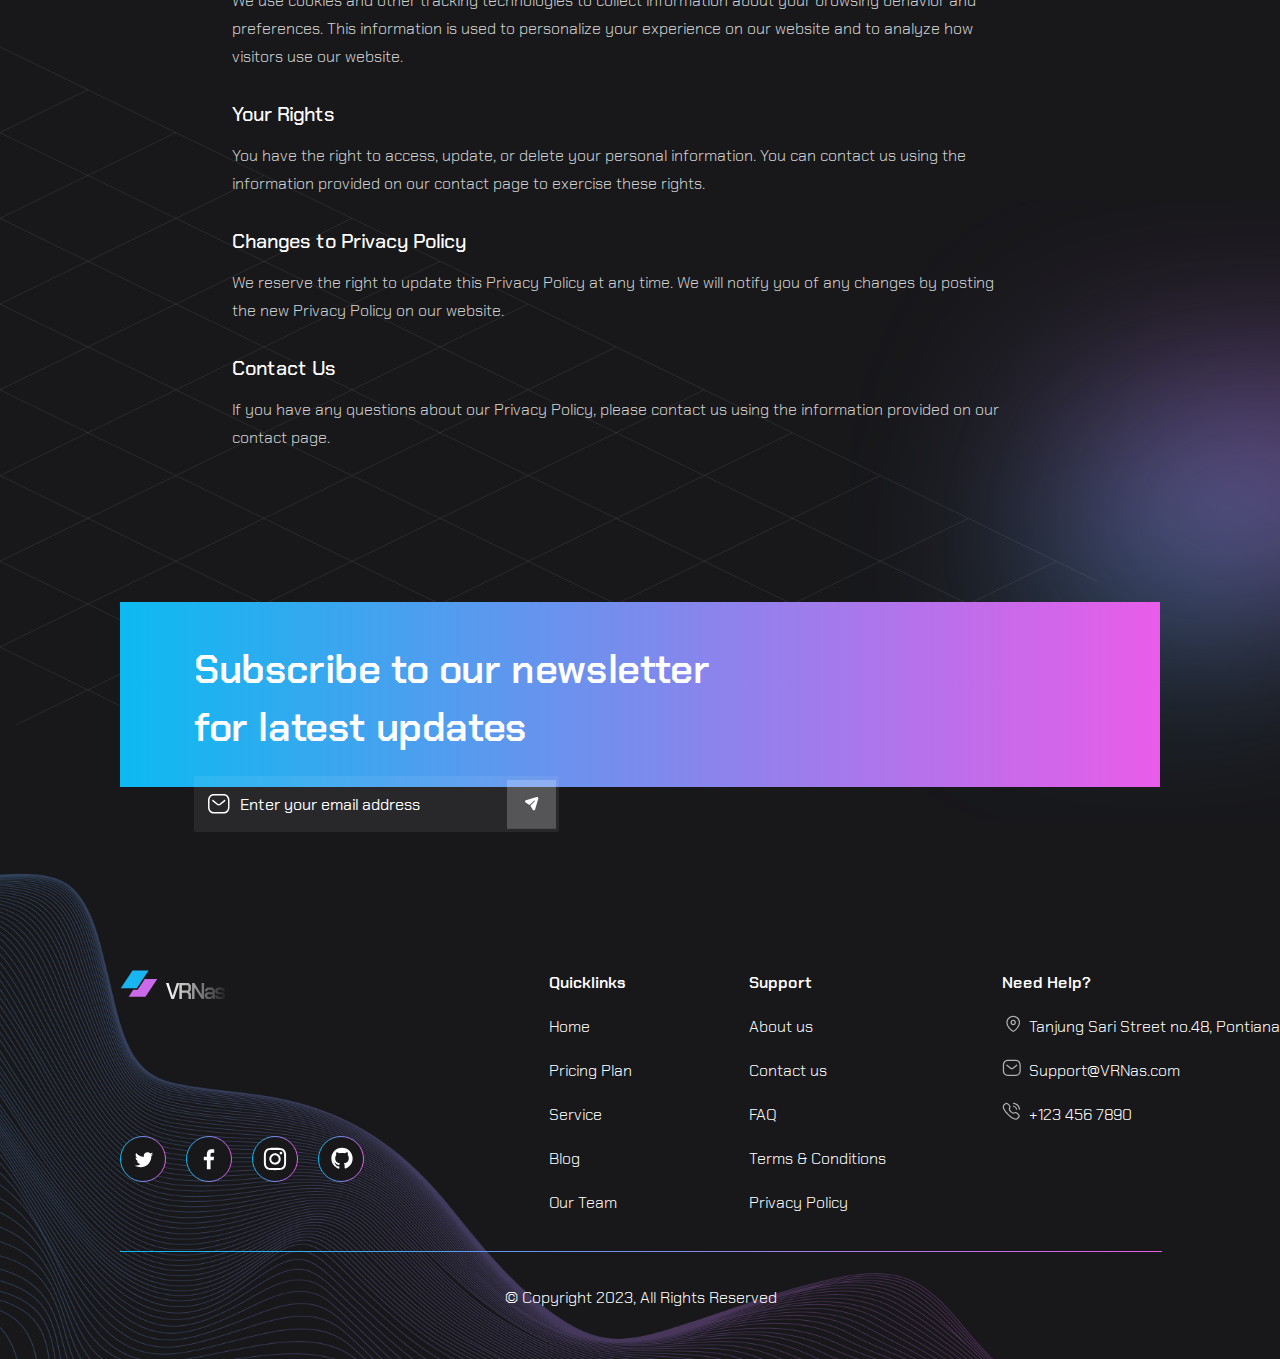
<file: policy.html>
<!DOCTYPE html>
<html lang="en">

<head>
  <meta charset="UTF-8">
  <meta name="viewport" content="width=device-width, initial-scale=1.0">
  <meta http-equiv="X-UA-Compatible" content="ie=edge">
  <meta name="description"
    content="Experience Unforgettable Events in VR. Bring your events to life like never before with our VR services">
  <link rel="shortcut icon" href="./img/logo/Logo.svg" type="image/svg+xml">
  <link rel="stylesheet" href="./css/normalize.css">
  <link rel="stylesheet" href="./css/style.css">
  <title>Privacy Policy</title>
</head>

<body>
  <div class="page">

    <header class="header  container-rl120">
      <div class="header__inner">

        <a href="./index.html">
          <div class="header__logo  logo">
            <img class="logo__img" src="./img/logo/Logo.svg" alt="logo">
            <img class="logo__text" src="./img/logo/VRNas.svg" alt="VRNas">
          </div>
        </a>

        <nav class="nav  body-text-style01">
          <ul class="nav__list">
            <li class="nav__item">
              <a class="nav__link" href="./index.html">Home</a>
            </li>
            <li class="nav__item">
              <a class="nav__link" href="./about.html">About us</a>
            </li>
            <li class="nav__item">
              <a class="nav__link" href="./service.html">Service</a>
            </li>
            <li class="nav__item">
              <a class="nav__link  nav__item--active" href="./pricing.html">Page</a>
              <ul class="nav__list-dropdown">
                <li class="nav__item-dropdown"><a class="nav__link" href="./pricing.html">Pricing Plan</a></li>
                <li class="nav__item-dropdown"><a class="nav__link" href="./team.html">Our Team</a></li>
                <li class="nav__item-dropdown"><a class="nav__link" href="./faq.html">FAQ</a></li>
                <li class="nav__item-dropdown"><a class="nav__link" href="./terms.html">Terms & Conditions</a></li>
                <li class="nav__item-dropdown"><a class="nav__link" href="./policy.html">Privacy Policy</a></li>
              </ul>
            </li>
            <li class="nav__item">
              <a class="nav__link" href="./blog.html">Blog</a>
              <ul class="nav__list-dropdown">
                <li class="nav__item-dropdown"><a class="nav__link" href="./blog.html">Our Articles</a></li>
              </ul>
          </ul>
        </nav>

        <a class="header__btn  btn-transparent  btn-text-style02" href="./contact.html">Contact us</a>

      </div>
    </header>

    <main class="main">

      <section class="section-title">
        <div class="section-title__inner">
          <h1 class="section-title__title  heading-text-style01">
            Privacy Policy
          </h1>
          <a class="selection-title__link  nav__link  nav__item--active  body-text-style01" href="./index.html">Home</a>
          <span class="selection-title__link-expand">Privacy Policy</span>
        </div>
      </section><!-- /.section-title -->

      <div class="vr-user-background">
        <img class="vr-user-background__img" src="./img/vr_users/vr_user09.svg" alt="man in VR glasses" loading="lazy">

        <section class="section-terms">
          <div class="section-terms__inner">
            <div class="section-terms__header-container">
              <h4 class="section-terms__caption  caption-text-style01  text-gradient">Privacy Policy</h4>
              <h2 class="section-terms__header  heading-text-style02">Privacy Policy</h2>
              <p class="section-terms__description  body-text-style01  color-grey-2">This Privacy Policy describes how
                [Company Name] collects, uses, and protects the personal information of our website visitors and
                customers.
              </p>
            </div>

            <h5 class="section-terms__caption  heading-text-style08">Information We Collect</h5>
            <p class="section-terms__paragraph  body-text-style01  color-grey-2">
              We may collect the following types of personal information:
            </p>
            <ul class="text__list  body-text-style01  color-grey-2">
              <li>
                Name, email address, and other contact information.
              </li>
              <li>
                Demographic information such as age, gender, and location.
              </li>
              <li>
                Payment information such as credit card details.
              </li>
              <li>
                Information about how you use our website and services.
              </li>
            </ul>

            <h5 class="section-terms__caption  heading-text-style08">How We Use Your Information</h5>
            <p class="section-terms__paragraph  body-text-style01  color-grey-2">
              We may use your personal information for the following purposes:
            </p>
            <ul class="text__list  body-text-style01  color-grey-2">
              <li>
                To provide you with our services and products.
              </li>
              <li>
                To process payments and fulfill orders.
              </li>
              <li>
                To send you marketing and promotional materials.
              </li>
              <li>
                To improve our website and services.
              </li>
            </ul>

            <h5 class="section-terms__caption  heading-text-style08">How We Protect Your Information</h5>
            <p class="section-terms__paragraph  body-text-style01  color-grey-2">
              We implement a variety of security measures to maintain the safety of your personal information when you
              place an order or enter, submit, or access your personal information. We use encryption to protect
              sensitive information transmitted online, and we also protect your information offline.
            </p>

            <h5 class="section-terms__caption  heading-text-style08">Information Sharing</h5>
            <p class="section-terms__paragraph  body-text-style01  color-grey-2">
              We do not sell or rent your personal information to third parties. However, we may share your information
              with our trusted third-party service providers who assist us in operating our website and services.
            </p>

            <h5 class="section-terms__caption  heading-text-style08">Cookies and Tracking</h5>
            <p class="section-terms__paragraph  body-text-style01  color-grey-2">
              We use cookies and other tracking technologies to collect information about your browsing behavior and
              preferences. This information is used to personalize your experience on our website and to analyze how
              visitors use our website.
            </p>

            <h5 class="section-terms__caption  heading-text-style08">Your Rights</h5>
            <p class="section-terms__paragraph  body-text-style01  color-grey-2">
              You have the right to access, update, or delete your personal information. You can contact us using the
              information provided on our contact page to exercise these rights.
            </p>

            <h5 class="section-terms__caption  heading-text-style08">Changes to Privacy Policy</h5>
            <p class="section-terms__paragraph  body-text-style01  color-grey-2">
              We reserve the right to update this Privacy Policy at any time. We will notify you of any changes by
              posting the new Privacy Policy on our website.
            </p>

            <h5 class="section-terms__caption  heading-text-style08">Contact Us</h5>
            <p class="section-terms__paragraph  body-text-style01  color-grey-2">
              If you have any questions about our Privacy Policy, please contact us using the information provided on
              our contact page.
            </p>

          </div>
        </section><!-- /.section-terms -->

        <img class="vr-user-background__img" src="./img/vr_users/vr_user10.svg" alt="man in VR glasses" loading="lazy">
      </div>

      <section class="section-subscribe">
        <div class="section-subscribe__inner">
          <h3 class="section-subscribe__header  heading-text-style03">Subscribe to our newsletter for latest updates
          </h3>

          <form class="section-subscribe__form" action="https://jsonplaceholder.typicode.com/posts" method="post">
            <input class="section-subscribe__input  body-text-style03" type="email" name="email"
              placeholder="Enter your email address">
            <button class="section-subscribe__btn" type="submit"></button>
          </form>
        </div>
      </section><!-- /.section-subscribe -->

    </main>

    <footer class="footer">
      <div class="footer__container">

        <div class="footer__menu">

          <div class="footer__logo">
            <a href="./index.html">
              <div class="logo">
                <img class="logo__img" src="./img/logo/Logo.svg" alt="logo">
                <img class="logo__text" src="./img/logo/VRNas.svg" alt="VRNas">
              </div>
            </a>

            <div class="socials">
              <a class="social__link" href="https://twitter.com/#" target="_blank">
                <img class="social__link" src="./icons/twitter_icon.svg" alt="twitter icon">
              </a>
              <a class="social__link" href="https://facebook.com/#" target="_blank">
                <img src="./icons/facebook_icon.svg" alt="facebook icon">
              </a>
              <a class="social__link" href="https://instagram.com/#" target="_blank">
                <img src="./icons/instagramm_icon.svg" alt="instagram icon">
              </a>
              <a class="social__link" href="https://github.com/#" target="_blank">
                <img src="./icons/github_icon.svg" alt="github icon">
              </a>
            </div>
          </div>

          <div class="footer__nav">

            <div class="footer__quicklinks">
              <h4 class="heading-text-style10">Quicklinks</h4>
              <ul class="footer__list body-text-style01">
                <li><a class="nav__link" href="./index.html">Home</a></li>
                <li><a class="nav__link" href="./pricing.html">Pricing Plan</a></li>
                <li><a class="nav__link" href="./service.html">Service</a></li>
                <li><a class="nav__link" href="./blog.html">Blog</a></li>
                <li><a class="nav__link" href="./team.html">Our Team</a></li>
              </ul>
            </div>

            <div class="footer__support">
              <h4 class="heading-text-style10">Support</h4>
              <ul class="footer__list  body-text-style01">
                <li><a class="nav__link" href="./about.html">About us</a></li>
                <li><a class="nav__link" href="./contact.html">Contact us</a></li>
                <li><a class="nav__link" href="./faq.html">FAQ</a></li>
                <li><a class="nav__link" href="./terms.html">Terms & Conditions</a></li>
                <li><a class="nav__link" href="./policy.html">Privacy Policy</a></li>
              </ul>
            </div>

            <div class="footer__help">
              <h4 class="heading-text-style10">Need Help?</h4>
              <ul class="footer__list  body-text-style01">
                <li>
                  <address class="footer__address">Tanjung Sari Street no.48, Pontianak City</address>
                </li>
                <li>
                  <a class="footer__mailto" href="mailto:Support@VRNas.com">Support@VRNas.com</a>
                </li>
                <li>
                  <a class="footer__tel" href="tel:+1234567890">+123 456 7890</a>
                </li>
              </ul>
            </div>

          </div>
        </div>

        <div class="footer__copyright">
          <p class="footer__copyright-description  body-text-style01">&copy; Copyright 2023, All Rights Reserved</p>
        </div>

      </div>
    </footer>

  </div><!-- /.page -->

  <script src="./js/main.js"></script>

</body>

</html>
</file>
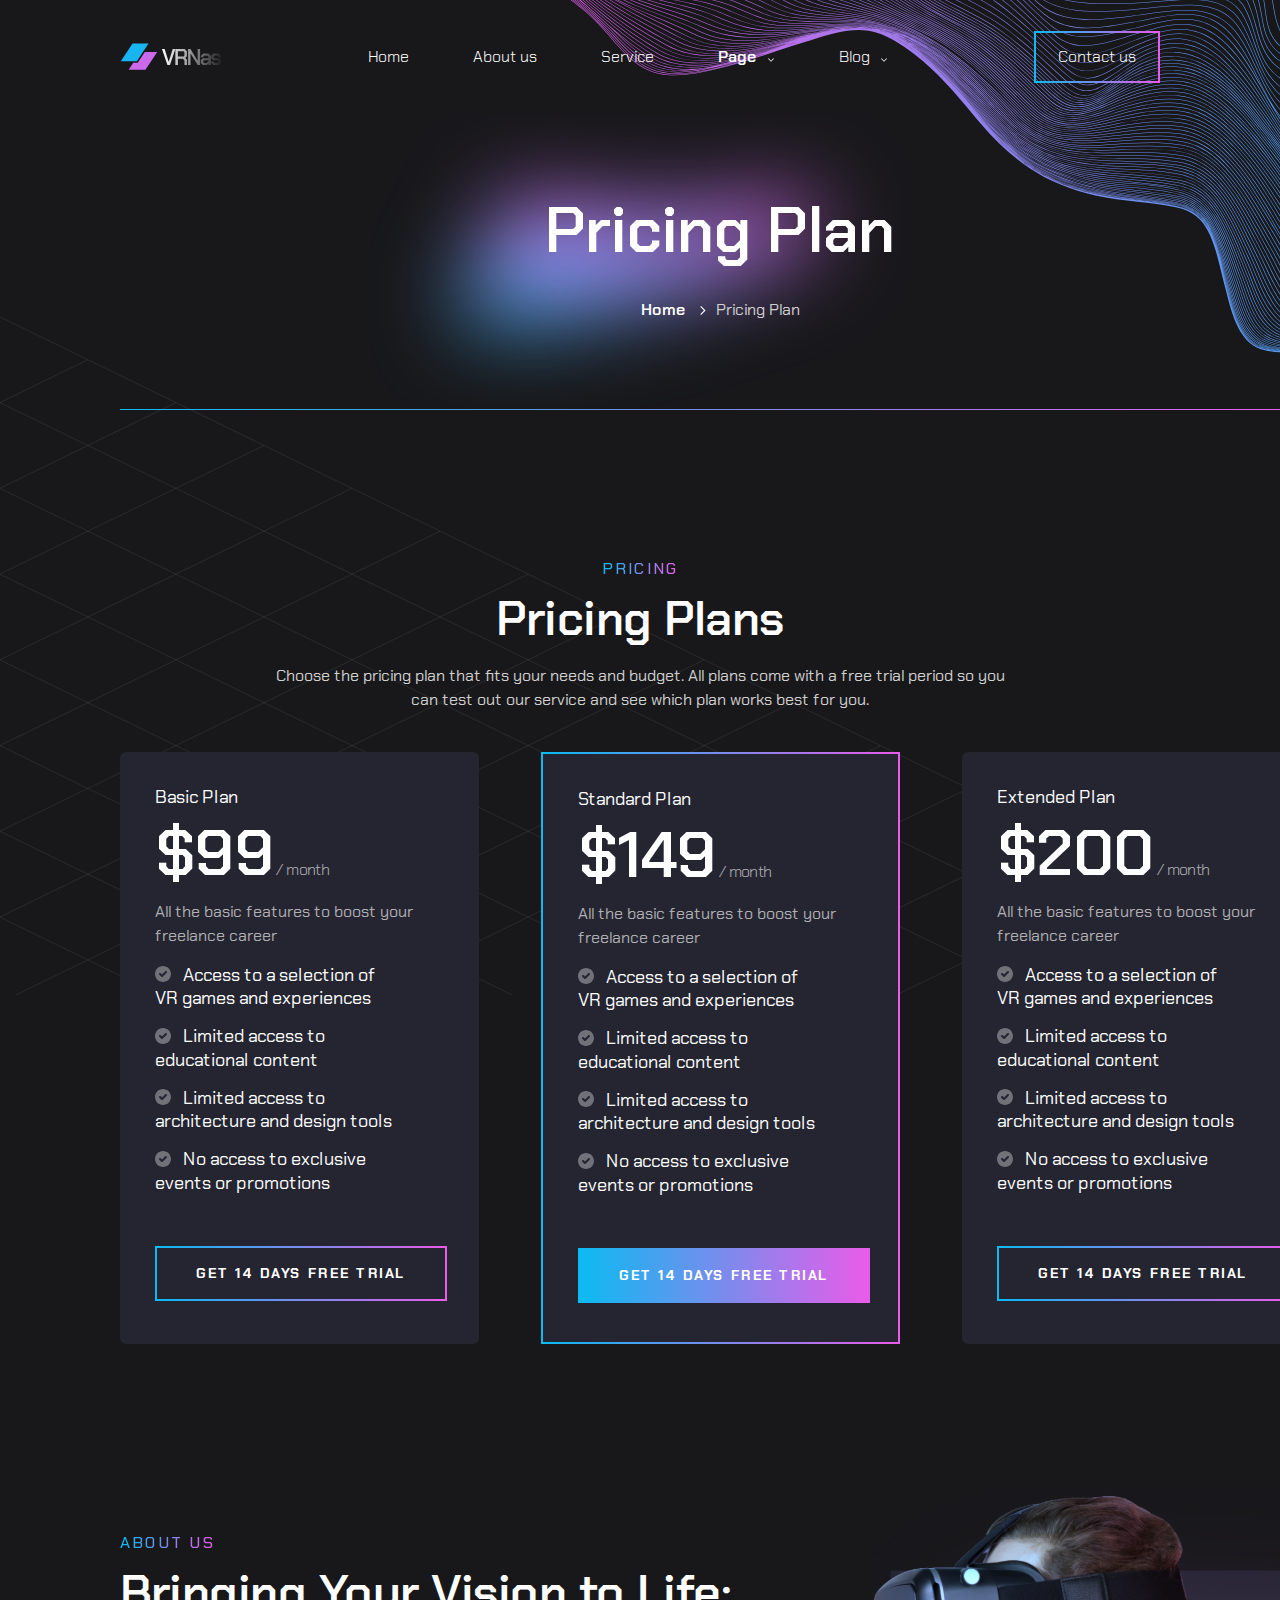
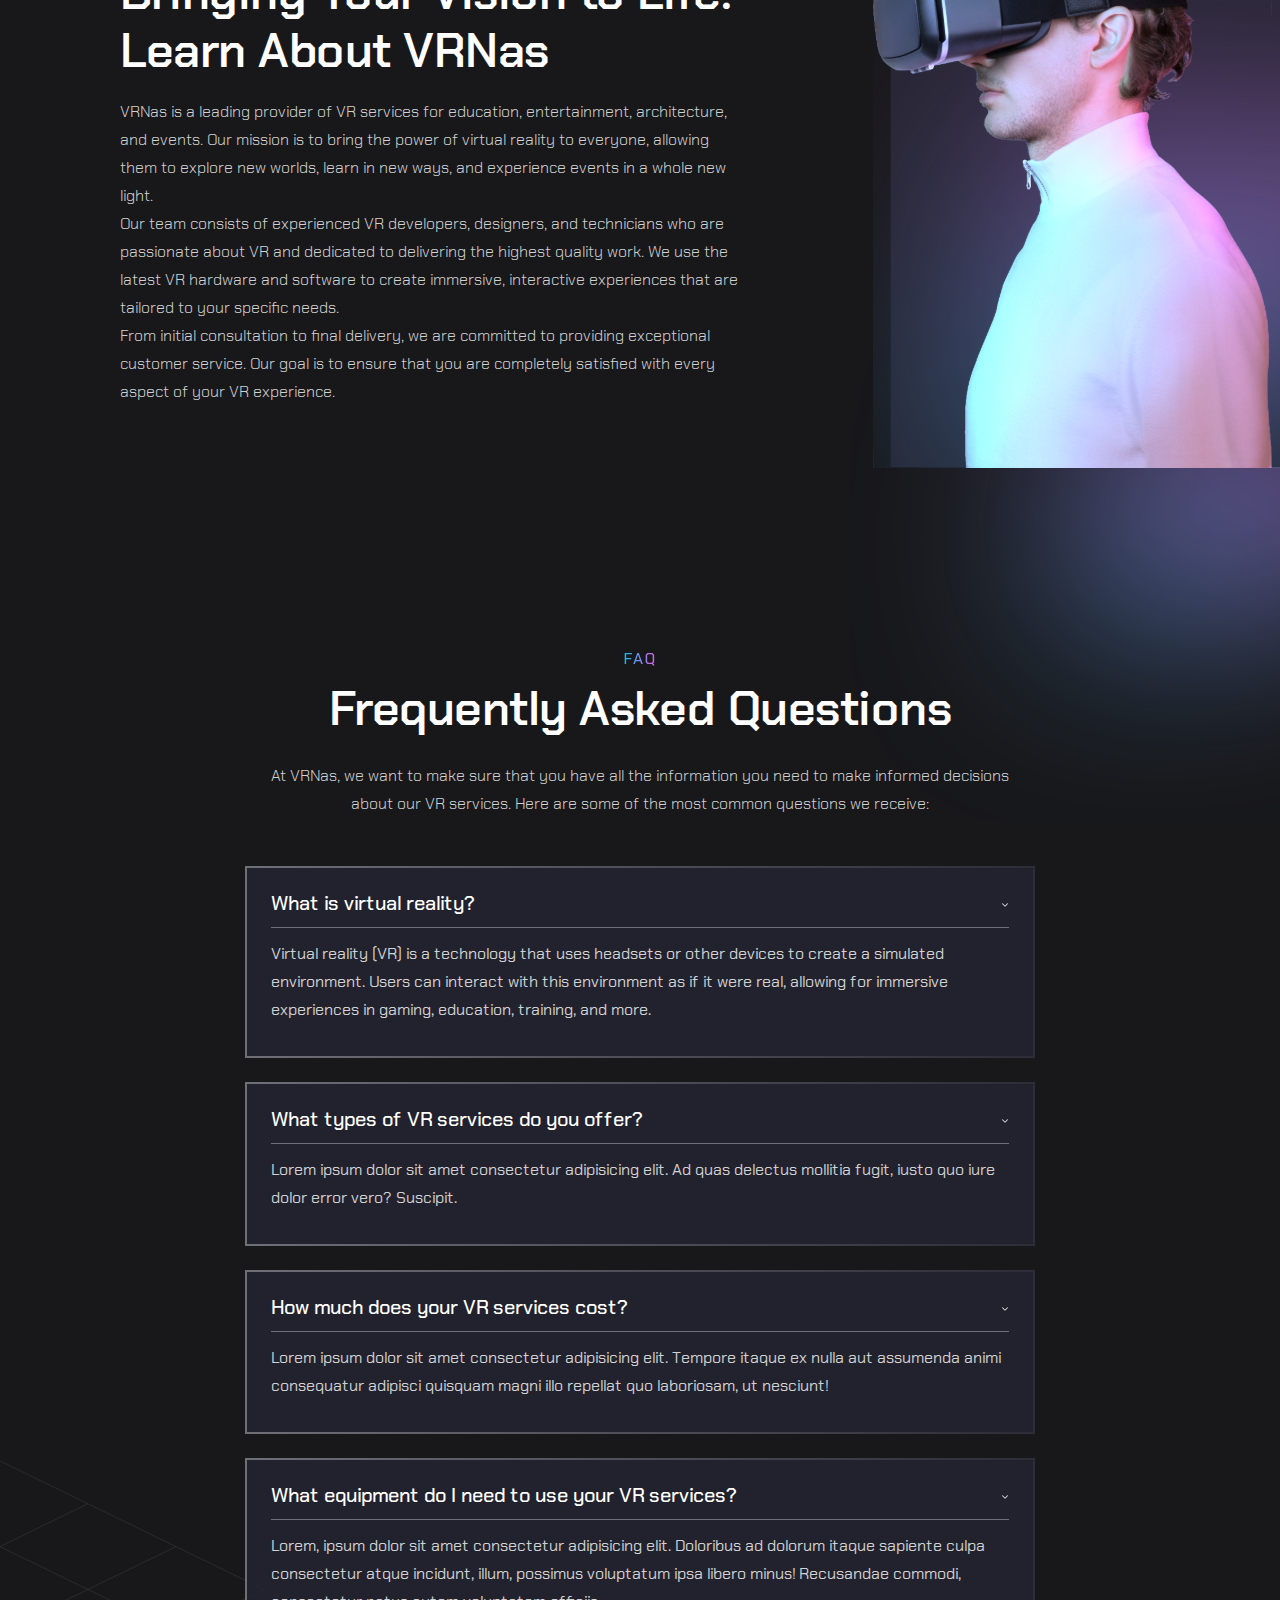
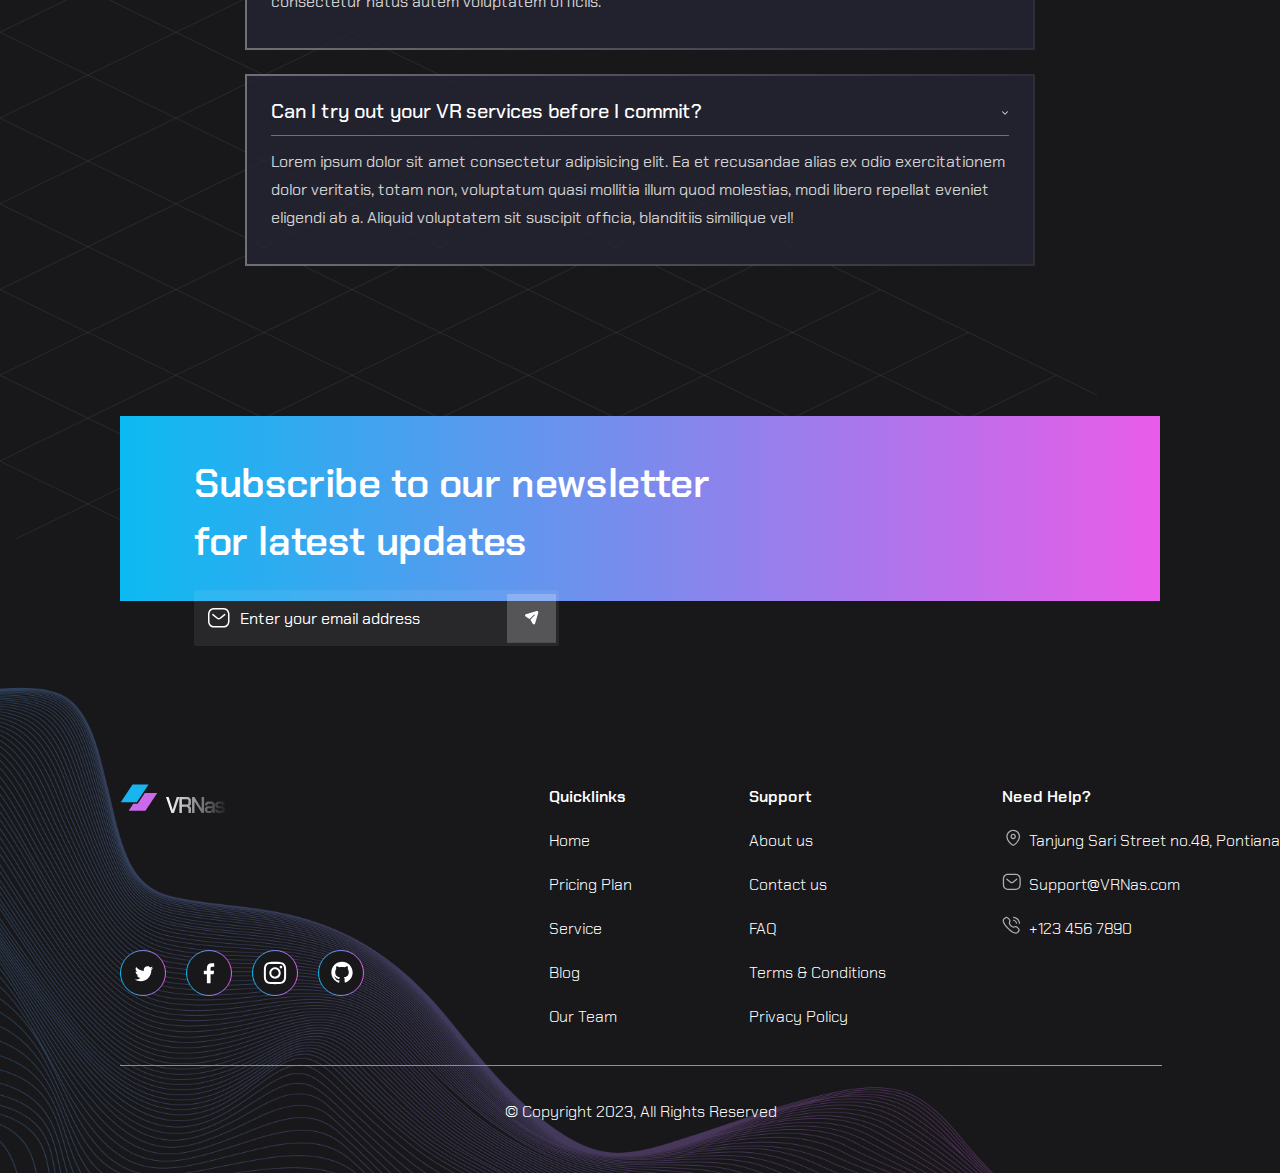
<file: pricing.html>
<!DOCTYPE html>
<html lang="en">

<head>
  <meta charset="UTF-8">
  <meta name="viewport" content="width=device-width, initial-scale=1.0">
  <meta http-equiv="X-UA-Compatible" content="ie=edge">
  <meta name="description"
    content="Experience Unforgettable Events in VR. Bring your events to life like never before with our VR services">
  <link rel="shortcut icon" href="./img/logo/Logo.svg" type="image/svg+xml">
  <link rel="stylesheet" href="./css/normalize.css">
  <link rel="stylesheet" href="./css/style.css">
  <title>Pricing Plan</title>
</head>

<body>
  <div class="page">

    <header class="header  container-rl120">
      <div class="header__inner">

        <a href="./index.html">
          <div class="header__logo  logo">
            <img class="logo__img" src="./img/logo/Logo.svg" alt="logo">
            <img class="logo__text" src="./img/logo/VRNas.svg" alt="VRNas">
          </div>
        </a>

        <nav class="nav  body-text-style01">
          <ul class="nav__list">
            <li class="nav__item">
              <a class="nav__link" href="./index.html">Home</a>
            </li>
            <li class="nav__item">
              <a class="nav__link" href="./about.html">About us</a>
            </li>
            <li class="nav__item">
              <a class="nav__link" href="./service.html">Service</a>
            </li>
            <li class="nav__item">
              <a class="nav__link  nav__item--active" href="./pricing.html">Page</a>
              <ul class="nav__list-dropdown">
                <li class="nav__item-dropdown"><a class="nav__link" href="./pricing.html">Pricing Plan</a></li>
                <li class="nav__item-dropdown"><a class="nav__link" href="./team.html">Our Team</a></li>
                <li class="nav__item-dropdown"><a class="nav__link" href="./faq.html">FAQ</a></li>
                <li class="nav__item-dropdown"><a class="nav__link" href="./terms.html">Terms & Conditions</a></li>
                <li class="nav__item-dropdown"><a class="nav__link" href="./policy.html">Privacy Policy</a></li>
              </ul>
            </li>
            <li class="nav__item">
              <a class="nav__link" href="./blog.html">Blog</a>
              <ul class="nav__list-dropdown">
                <li class="nav__item-dropdown"><a class="nav__link" href="./blog.html">Our Articles</a></li>
              </ul>
          </ul>
        </nav>

        <a class="header__btn  btn-transparent  btn-text-style02" href="./contact.html">Contact us</a>

      </div>
    </header>

    <main class="main">

      <section class="section-title">
        <div class="section-title__inner">
          <h1 class="section-title__title  heading-text-style01">
            Pricing Plan
          </h1>
          <a class="selection-title__link  nav__link  nav__item--active  body-text-style01" href="./index.html">Home</a>
          <span class="selection-title__link-expand">Pricing Plan</span>
        </div>
      </section><!-- /.section-title -->

      <section class="section-pricing-plan  container-rl120">
        <div class="section-pricing-plan__inner">
          <div class="section-pricing-plan__header-container">
            <h4 class="caption-text-style01  text-gradient">Pricing</h4>
            <h2 class="heading-text-style02">Pricing Plans</h2>
            <p class="section-pricing-plan__header-description">Choose the pricing plan that fits your needs and budget.
              All plans come with a free trial period so you can test out our service and see which plan works best for
              you.</p>
          </div>

          <ul class="section-pricing-plan__list">
            <li class="section-pricing-plan__item">
              <p class="section-pricing-plan__price-caption  heading-text-style09">Basic Plan</p>
              <p class="section-pricing-plan__price-value  heading-text-style01">$99<span
                  class="body-text-style01  color-grey-1"> / month</span></p>
              <p class="section-pricing-plan__price-description  color-grey-1">All the basic features to boost your
                freelance career</p>
              <ul class="section-pricing-plan__benefit-list  heading-text-style09">
                <li class="section-pricing-plan__benefit-item">
                  Access to a selection of VR games and experiences
                </li>
                <li class="section-pricing-plan__benefit-item">
                  Limited access to educational content
                </li>
                <li class="section-pricing-plan__benefit-item">
                  Limited access to architecture and design tools
                </li>
                <li class="section-pricing-plan__benefit-item">
                  No access to exclusive events or promotions
                </li>
              </ul>

              <a class="section-pricing-plan__btn  btn-transparent  btn-text-style01" href="./pricing.html">Get 14 days
                free
                trial</a>
            </li>

            <li class="section-pricing-plan__item  gradient-border">
              <p class="section-pricing-plan__price-caption  heading-text-style09">Standard Plan</p>
              <p class="section-pricing-plan__price-value  heading-text-style01">$149<span
                  class="body-text-style01  color-grey-1"> / month</span></p>
              <p class="section-pricing-plan__price-description  color-grey-1">All the basic features to boost your
                freelance career</p>
              <ul class="section-pricing-plan__benefit-list  heading-text-style09">
                <li class="section-pricing-plan__benefit-item">
                  Access to a selection of VR games and experiences
                </li>
                <li class="section-pricing-plan__benefit-item">
                  Limited access to educational content
                </li>
                <li class="section-pricing-plan__benefit-item">
                  Limited access to architecture and design tools
                </li>
                <li class="section-pricing-plan__benefit-item">
                  No access to exclusive events or promotions
                </li>
              </ul>

              <a class="section-pricing-plan__btn  btn-gradient  btn-transparent  btn-text-style01"
                href="./pricing.html">Get 14 days
                free
                trial</a>
            </li>

            <li class="section-pricing-plan__item">
              <p class="section-pricing-plan__price-caption  heading-text-style09">Extended Plan</p>
              <p class="section-pricing-plan__price-value  heading-text-style01">$200<span
                  class="body-text-style01  color-grey-1"> / month</span></p>
              <p class="section-pricing-plan__price-description  color-grey-1">All the basic features to boost your
                freelance career</p>
              <ul class="section-pricing-plan__benefit-list  heading-text-style09">
                <li class="section-pricing-plan__benefit-item">
                  Access to a selection of VR games and experiences
                </li>
                <li class="section-pricing-plan__benefit-item">
                  Limited access to educational content
                </li>
                <li class="section-pricing-plan__benefit-item">
                  Limited access to architecture and design tools
                </li>
                <li class="section-pricing-plan__benefit-item">
                  No access to exclusive events or promotions
                </li>
              </ul>

              <a class="section-pricing-plan__btn  btn-transparent  btn-text-style01" href="./pricing.html">Get 14 days
                free
                trial</a>
            </li>
          </ul>

        </div>
      </section><!-- /.section-pricing-plan -->

      <section class="section-about-detailed  container-tb150">
        <div class="section-about-detailed__inner">

          <div class="section-about-detailed__text-container">
            <h4 class="section-about-detailed__caption  caption-text-style01  text-gradient">About us</h4>
            <h2 class="section-about-detailed__header  heading-text-style02">
              Bringing Your Vision to Life: Learn About VRNas
            </h2>
            <p class="section-about-detailed__description  body-text-style01">VRNas is a leading provider of VR services
              for
              education, entertainment, architecture, and events. Our mission is to bring the power of virtual reality
              to everyone, allowing them to explore new worlds, learn in new ways, and experience events in a whole new
              light.
            </p>
            <p class="section-about-detailed__description  body-text-style01">
              Our team consists of experienced VR developers, designers, and technicians who are passionate about VR and
              dedicated to delivering the highest quality work. We use the latest VR hardware and software to create
              immersive, interactive experiences that are tailored to your specific needs.
            </p>
            <p class="section-about-detailed__description  body-text-style01">
              From initial consultation to final delivery, we are committed to providing exceptional customer service.
              Our goal is to ensure that you are completely satisfied with every aspect of your VR experience.
            </p>
          </div>

          <div class="section-about-detailed__img-container">
            <img class="section-about__img" src="./img/vr_users/vr_user07.svg" alt="man in VR glasses" loading="lazy">
            <iframe class="section-about-detailed__video  video-frame"
              src="https://www.youtube.com/embed/qvBm_Lw5sXs?si=Ze4Q-zosnlbUGm5e&amp;controls=0" loading="lazy"
              title="YouTube video player"
              allow="accelerometer; clipboard-write; encrypted-media; gyroscope; web-share"></iframe>
          </div>

        </div>
      </section><!-- /.section-about-detailed -->

      <section class="section-faq">
        <div class="section-faq__inner">
          <div class="section-faq__header-container">
            <h4 class="section-faq__caption  caption-text-style01  text-gradient">FAQ</h4>
            <h2 class="section-faq__header  heading-text-style02">Frequently Asked Questions</h2>
            <p class="section-faq__description  body-text-style01">
              At VRNas, we want to make sure that you have all the information you need to make informed decisions about
              our VR services. Here are some of the most common questions we receive:
            </p>
          </div>

          <ul class="section-faq__lsit">
            <li class="section-faq__item  grey-gradient-border">
              <h3 class="section-faq__item-caption  icon-arrow-down  heading-text-style08">What is virtual reality?</h3>
              <p class="section-faq__item-text  body-text-style03">
                Virtual reality (VR) is a technology that uses headsets or other devices to create a simulated
                environment. Users can interact with this environment as if it were real, allowing for immersive
                experiences in gaming, education, training, and more.
              </p>
            </li>

            <li class="section-faq__item  grey-gradient-border">
              <h3 class="section-faq__item-caption  icon-arrow-down  heading-text-style08">What types of VR services do
                you offer?</h3>
              <p class="section-faq__item-text  body-text-style03">
                Lorem ipsum dolor sit amet consectetur adipisicing elit. Ad quas delectus mollitia fugit, iusto quo
                iure dolor error vero? Suscipit.
              </p>
            </li>

            <li class="section-faq__item  grey-gradient-border">
              <h3 class="section-faq__item-caption  icon-arrow-down  heading-text-style08">How much does your VR
                services cost?</h3>
              <p class="section-faq__item-text  body-text-style03">
                Lorem ipsum dolor sit amet consectetur adipisicing elit. Tempore itaque ex nulla aut assumenda animi
                consequatur adipisci quisquam magni illo repellat quo laboriosam, ut nesciunt!
              </p>
            </li>

            <li class="section-faq__item  grey-gradient-border">
              <h3 class="section-faq__item-caption  icon-arrow-down  heading-text-style08">What equipment do I need to
                use your VR
                services?</h3>
              <p class="section-faq__item-text  body-text-style03">
                Lorem, ipsum dolor sit amet consectetur adipisicing elit. Doloribus ad dolorum itaque sapiente culpa
                consectetur atque incidunt, illum, possimus voluptatum ipsa libero minus! Recusandae commodi,
                consectetur natus autem voluptatem officiis.
              </p>
            </li>

            <li class="section-faq__item  grey-gradient-border">
              <h3 class="section-faq__item-caption  icon-arrow-down  heading-text-style08">Can I try out your VR
                services before I
                commit?</h3>
              <p class="section-faq__item-text  body-text-style03">
                Lorem ipsum dolor sit amet consectetur adipisicing elit. Ea et recusandae alias ex odio exercitationem
                dolor veritatis, totam non, voluptatum quasi mollitia illum quod molestias, modi libero repellat
                eveniet eligendi ab a. Aliquid voluptatem sit suscipit officia, blanditiis similique vel!
              </p>
            </li>
          </ul>

        </div>
      </section><!-- /.section-faq -->

      <section class="section-subscribe">
        <div class="section-subscribe__inner">
          <h3 class="section-subscribe__header  heading-text-style03">Subscribe to our newsletter for latest updates
          </h3>

          <form class="section-subscribe__form" action="https://jsonplaceholder.typicode.com/posts" method="post">
            <input class="section-subscribe__input  body-text-style03" type="email" name="email"
              placeholder="Enter your email address">
            <button class="section-subscribe__btn" type="submit"></button>
          </form>
        </div>
      </section><!-- /.section-subscribe -->

    </main>

    <footer class="footer">
      <div class="footer__container">

        <div class="footer__menu">

          <div class="footer__logo">
            <a href="./index.html">
              <div class="logo">
                <img class="logo__img" src="./img/logo/Logo.svg" alt="logo">
                <img class="logo__text" src="./img/logo/VRNas.svg" alt="VRNas">
              </div>
            </a>

            <div class="socials">
              <a class="social__link" href="https://twitter.com/#" target="_blank">
                <img class="social__link" src="./icons/twitter_icon.svg" alt="twitter icon">
              </a>
              <a class="social__link" href="https://facebook.com/#" target="_blank">
                <img src="./icons/facebook_icon.svg" alt="facebook icon">
              </a>
              <a class="social__link" href="https://instagram.com/#" target="_blank">
                <img src="./icons/instagramm_icon.svg" alt="instagram icon">
              </a>
              <a class="social__link" href="https://github.com/#" target="_blank">
                <img src="./icons/github_icon.svg" alt="github icon">
              </a>
            </div>
          </div>

          <div class="footer__nav">

            <div class="footer__quicklinks">
              <h4 class="heading-text-style10">Quicklinks</h4>
              <ul class="footer__list body-text-style01">
                <li><a class="nav__link" href="./index.html">Home</a></li>
                <li><a class="nav__link" href="./pricing.html">Pricing Plan</a></li>
                <li><a class="nav__link" href="./service.html">Service</a></li>
                <li><a class="nav__link" href="./blog.html">Blog</a></li>
                <li><a class="nav__link" href="./team.html">Our Team</a></li>
              </ul>
            </div>

            <div class="footer__support">
              <h4 class="heading-text-style10">Support</h4>
              <ul class="footer__list  body-text-style01">
                <li><a class="nav__link" href="./about.html">About us</a></li>
                <li><a class="nav__link" href="./contact.html">Contact us</a></li>
                <li><a class="nav__link" href="./faq.html">FAQ</a></li>
                <li><a class="nav__link" href="./terms.html">Terms & Conditions</a></li>
                <li><a class="nav__link" href="./policy.html">Privacy Policy</a></li>
              </ul>
            </div>

            <div class="footer__help">
              <h4 class="heading-text-style10">Need Help?</h4>
              <ul class="footer__list  body-text-style01">
                <li>
                  <address class="footer__address">Tanjung Sari Street no.48, Pontianak City</address>
                </li>
                <li>
                  <a class="footer__mailto" href="mailto:Support@VRNas.com">Support@VRNas.com</a>
                </li>
                <li>
                  <a class="footer__tel" href="tel:+1234567890">+123 456 7890</a>
                </li>
              </ul>
            </div>

          </div>
        </div>

        <div class="footer__copyright">
          <p class="footer__copyright-description  body-text-style01">&copy; Copyright 2023, All Rights Reserved</p>
        </div>

      </div>
    </footer>

  </div><!-- /.page -->

  <script src="./js/main.js"></script>

</body>

</html>
</file>
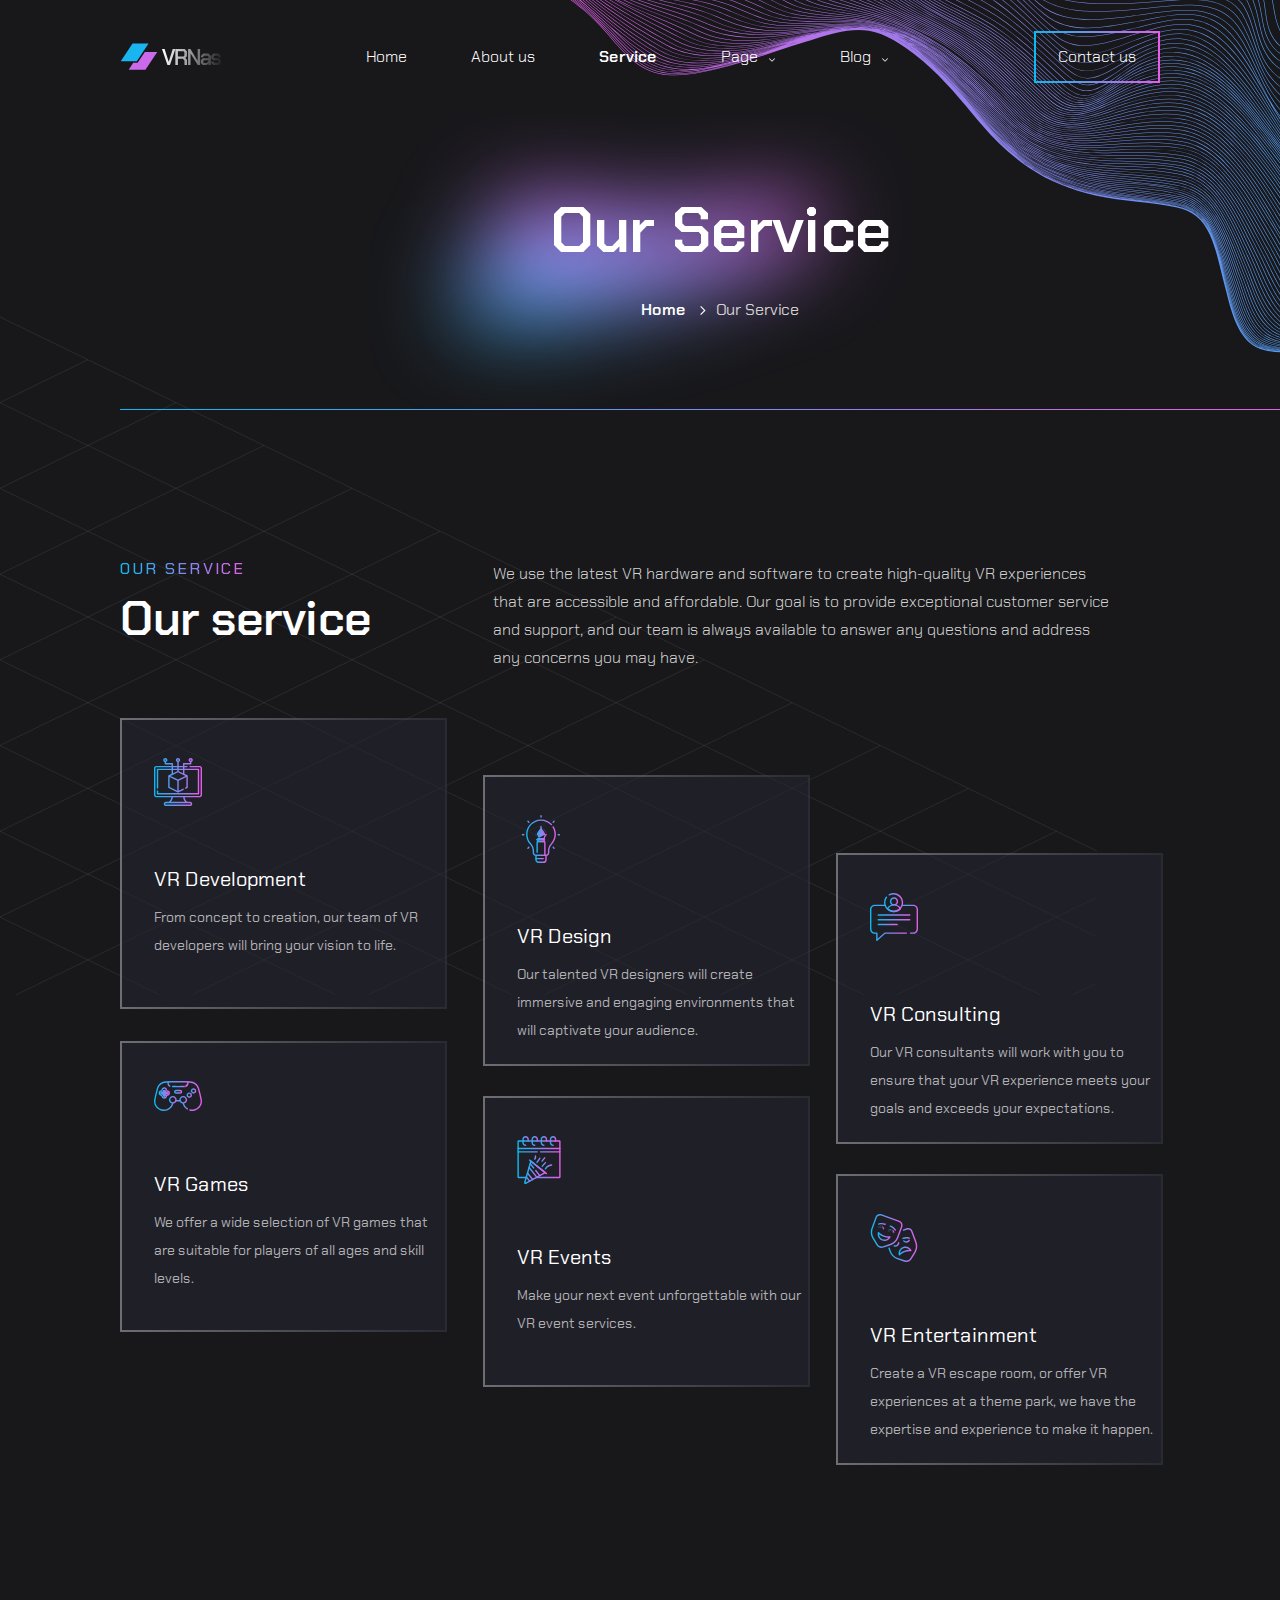
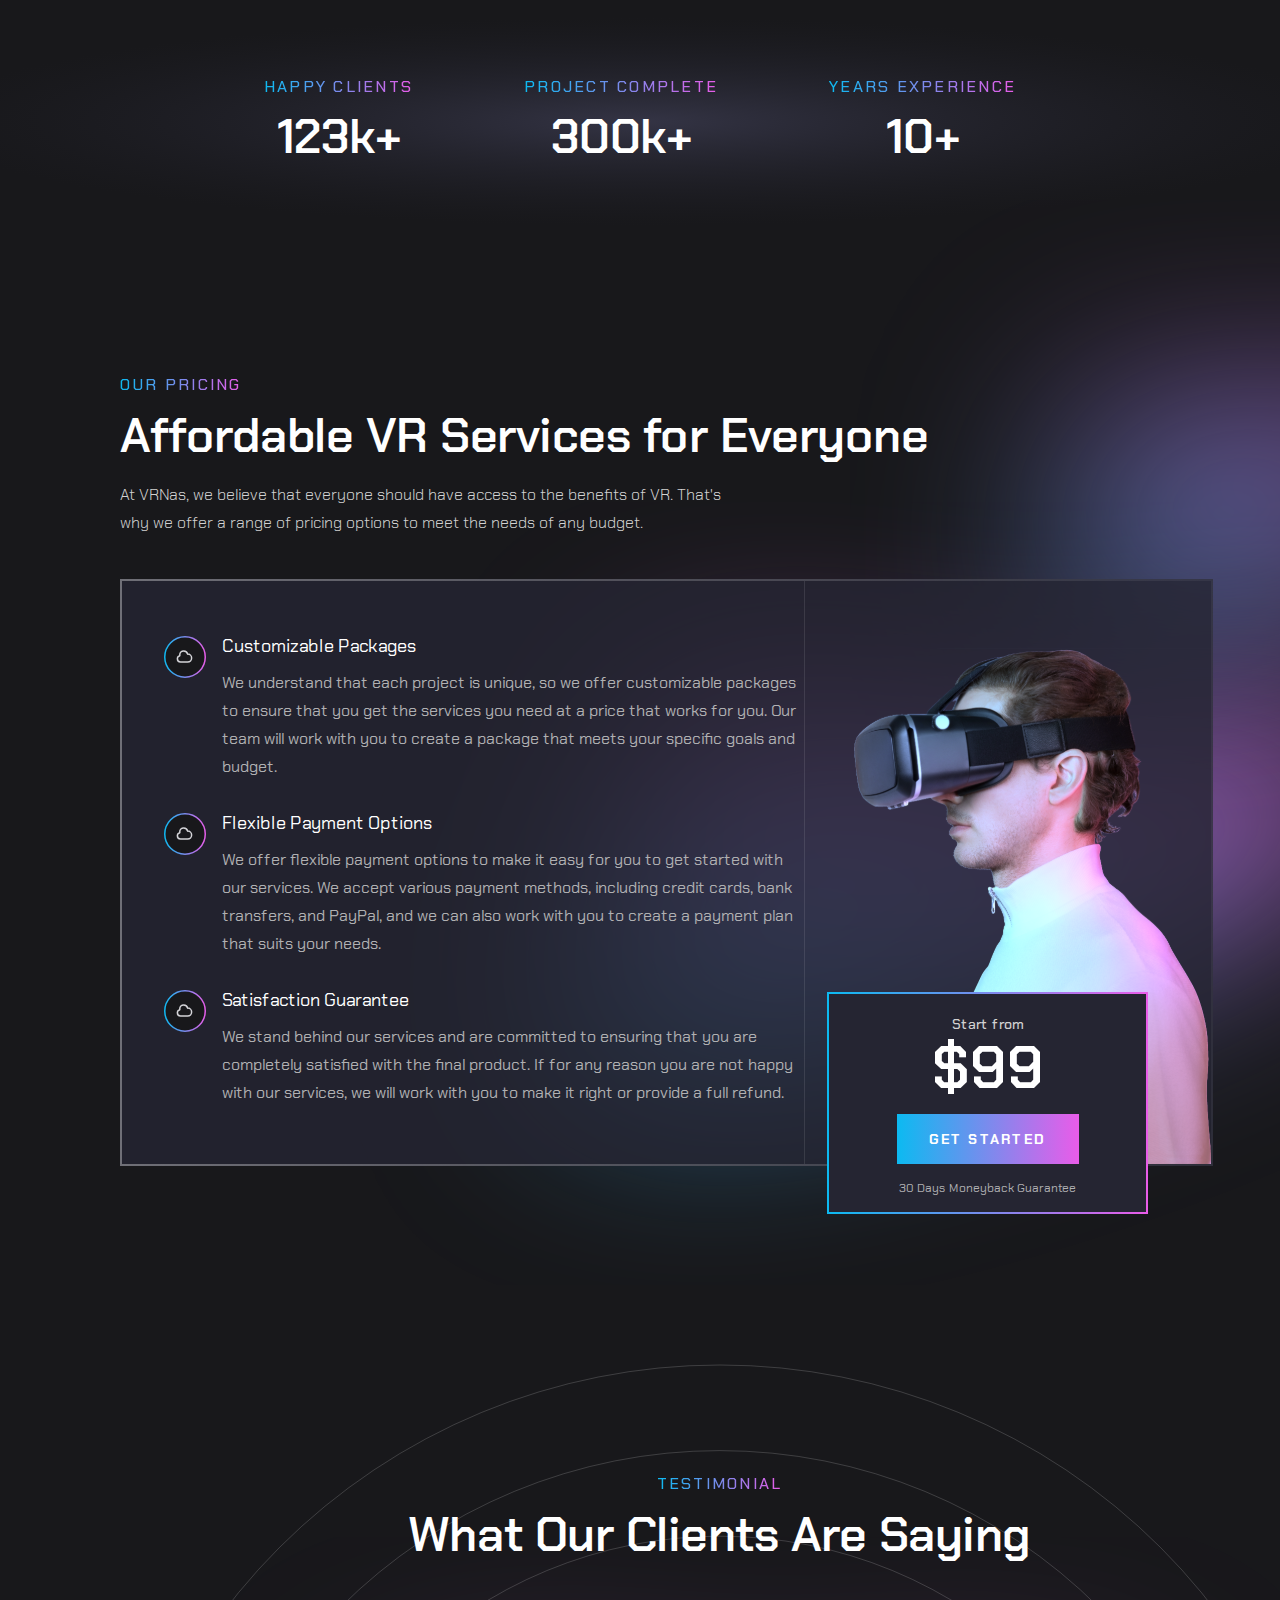
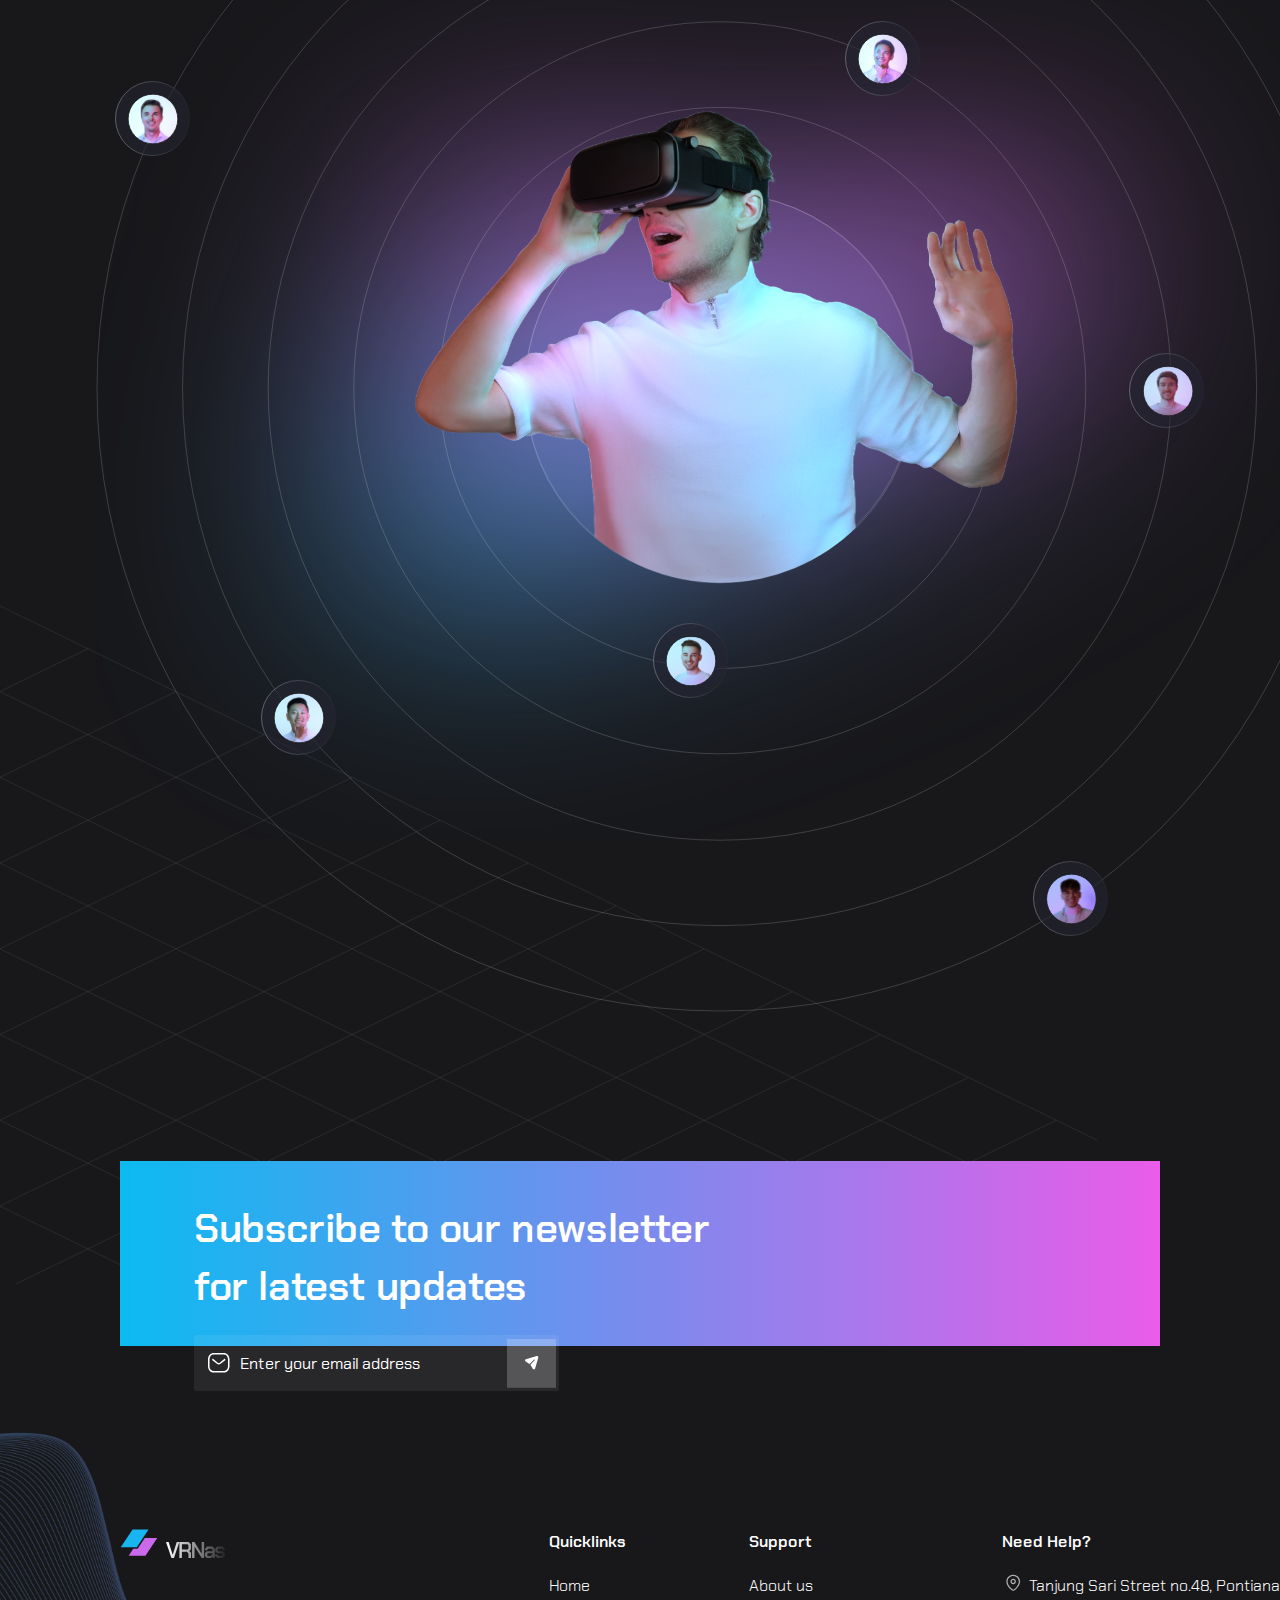
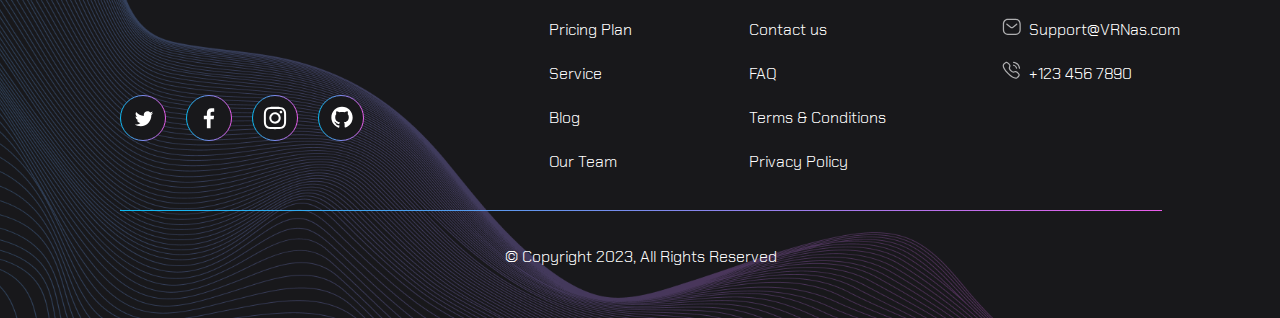
<file: service.html>
<!DOCTYPE html>
<html lang="en">

<head>
  <meta charset="UTF-8">
  <meta name="viewport" content="width=device-width, initial-scale=1.0">
  <meta http-equiv="X-UA-Compatible" content="ie=edge">
  <meta name="description"
    content="Experience Unforgettable Events in VR. Bring your events to life like never before with our VR services">
  <link rel="shortcut icon" href="./img/logo/Logo.svg" type="image/svg+xml">
  <link rel="stylesheet" href="./css/normalize.css">
  <link rel="stylesheet" href="./css/style.css">
  <title>Our Service</title>
</head>

<body>
  <div class="page">

    <header class="header  container-rl120">
      <div class="header__inner">

        <a href="./index.html">
          <div class="header__logo  logo">
            <img class="logo__img" src="./img/logo/Logo.svg" alt="logo">
            <img class="logo__text" src="./img/logo/VRNas.svg" alt="VRNas">
          </div>
        </a>

        <nav class="nav  body-text-style01">
          <ul class="nav__list">
            <li class="nav__item">
              <a class="nav__link" href="./index.html">Home</a>
            </li>
            <li class="nav__item">
              <a class="nav__link" href="./about.html">About us</a>
            </li>
            <li class="nav__item">
              <a class="nav__link  nav__item--active" href="./service.html">Service</a>
            </li>
            <li class="nav__item">
              <a class="nav__link" href="./pricing.html">Page</a>
              <ul class="nav__list-dropdown">
                <li class="nav__item-dropdown"><a class="nav__link" href="./pricing.html">Pricing Plan</a></li>
                <li class="nav__item-dropdown"><a class="nav__link" href="./team.html">Our Team</a></li>
                <li class="nav__item-dropdown"><a class="nav__link" href="./faq.html">FAQ</a></li>
                <li class="nav__item-dropdown"><a class="nav__link" href="./terms.html">Terms & Conditions</a></li>
                <li class="nav__item-dropdown"><a class="nav__link" href="./policy.html">Privacy Policy</a></li>
              </ul>
            </li>
            <li class="nav__item">
              <a class="nav__link" href="./blog.html">Blog</a>
              <ul class="nav__list-dropdown">
                <li class="nav__item-dropdown"><a class="nav__link" href="./blog.html">Our Articles</a></li>
              </ul>
          </ul>
        </nav>

        <a class="header__btn  btn-transparent  btn-text-style02" href="./contact.html">Contact us</a>

      </div>
    </header>

    <main class="main">

      <section class="section-title">
        <div class="section-title__inner">
          <h1 class="section-title__title  heading-text-style01">
            Our Service
          </h1>
          <a class="selection-title__link  nav__link  nav__item--active  body-text-style01" href="./index.html">Home</a>
          <span class="selection-title__link-expand">Our Service</span>
        </div>
      </section><!-- /.section-title -->

      <section class="section-service  container-rl120  container-tb150" id="section-service">
        <div class="section-service__inner">
          <div class="section-service__text-container">
            <div class="section-service__header-box">
              <h4 class="section-service__caption  caption-text-style01  text-gradient">Our service</h4>
              <h2 class="section-service__header  heading-text-style02">Our service</h2>
            </div>
            <p class="section-service__description  body-text-style01">We use the latest VR hardware and software to
              create high-quality VR experiences that are accessible and
              affordable. Our goal is to provide exceptional customer service and support, and our team is always
              available to answer any questions and address any concerns you may have.</p>
          </div>

          <ul class="section-service__list">
            <li class="section-service__item  grey-gradient-border">
              <img class="section-service__card-img" src="./icons/monitor_icon.svg" alt="monitor icon">
              <h3 class="section-service__card-caption  heading-text-style07">VR Development</h3>
              <p class="section-service__card-description  body-text-style02">From concept to creation, our team of VR
                developers will
                bring your vision to life.</p>
            </li>

            <li class="section-service__item  grey-gradient-border">
              <img class="section-service__card-img" src="./icons/lamp_icon.svg" alt="lamp icon">
              <h3 class="section-service__card-caption  heading-text-style07">VR Design</h3>
              <p class="section-service__card-description  body-text-style02">Our talented VR designers will create
                immersive and engaging environments that will captivate your audience.</p>
            </li>

            <li class="section-service__item  grey-gradient-border">
              <img class="section-service__card-img" src="./icons/dialog_icon.svg" alt="dialog icon">
              <h3 class="section-service__card-caption  heading-text-style07">VR Consulting</h3>
              <p class="section-service__card-description  body-text-style02">Our VR consultants will work with you to
                ensure that your VR experience meets your goals and exceeds your expectations.</p>
            </li>

            <li class="section-service__item  grey-gradient-border">
              <img class="section-service__card-img" src="./icons/joystick_icon.svg" alt="joystick icon">
              <h3 class="section-service__card-caption  heading-text-style07">VR Games</h3>
              <p class="section-service__card-description  body-text-style02">We offer a wide selection of VR games that
                are suitable for players of all ages and skill levels.</p>
            </li>

            <li class="section-service__item  grey-gradient-border">
              <img class="section-service__card-img" src="./icons/calendar_icon.svg" alt="calendar icon">
              <h3 class="section-service__card-caption  heading-text-style07">VR Events</h3>
              <p class="section-service__card-description  body-text-style02">Make your next event unforgettable with
                our VR event services.</p>
            </li>

            <li class="section-service__item  grey-gradient-border">
              <img class="section-service__card-img" src="./icons/masks_icon.svg" alt="masks_icon icon">
              <h3 class="section-service__card-caption  heading-text-style07">VR Entertainment</h3>
              <p class="section-service__card-description  body-text-style02">Create a VR escape room, or offer VR
                experiences at a theme park, we have the expertise and experience to make it happen.</p>
            </li>
          </ul>

        </div>
      </section><!-- /.section-service -->

      <section class="section-facts">
        <ul class="section-facts__list">
          <li class="section-facts__item">
            <h4 class="text-gradient  caption-text-style01">
              Happy clients
            </h4>
            <p class="heading-text-style02">123k+</p>
          </li>

          <li class="section-facts__item">
            <h4 class="text-gradient  caption-text-style01">
              Project complete
            </h4>
            <p class="heading-text-style02">300k+</p>
          </li>

          <li class="section-facts__item">
            <h4 class="text-gradient  caption-text-style01">
              Years experience
            </h4>
            <p class="heading-text-style02">10+</p>
          </li>
        </ul>
      </section><!-- /.section-facts -->

      <section class="section-pricing  container-rl120  container-tb150" id="section-pricing">
        <div class="section-pricing__inner">

          <div class="section-pricing__header-container">
            <h4 class="section-pricing__caption  caption-text-style01  text-gradient">Our pricing</h4>
            <h2 class="section-pricing__header  heading-text-style02">Affordable VR Services for Everyone</h2>
            <p class="section-pricing__header-description  body-text-style01">At VRNas, we believe that everyone should
              have access to the
              benefits of VR. That's why we offer a range
              of pricing options to meet the needs of any budget.</p>
          </div>

          <div class="section-pricing__description-container  grey-gradient-border">
            <ul class="section-pricing__list">
              <li class="section-pricing__item">
                <h3 class="section-pricing__item-caption  heading-text-style09">Customizable Packages</h3>
                <p class="section-pricing__item-description  body-text-style03">
                  We understand that each project is unique, so we offer customizable packages to ensure that you get
                  the services you need at a price that works for you. Our team will work with you to create a package
                  that meets your specific goals and budget.
                </p>
              </li>

              <li class="section-pricing__item">
                <h3 class="section-pricing__item-caption  heading-text-style09">Flexible Payment
                  Options</h3>
                <p class="section-pricing__item-description  body-text-style03">
                  We offer flexible payment options to make it easy for you to get started with our services. We accept
                  various payment methods, including credit cards, bank transfers, and PayPal, and we can also work with
                  you to create a payment plan that suits your needs.
                </p>
              </li>

              <li class="section-pricing__item">
                <h3 class="section-pricing__item-caption  heading-text-style09">Satisfaction Guarantee</h3>
                <p class="section-pricing__item-description  body-text-style03">
                  We stand behind our services and are committed to ensuring that you are completely satisfied with the
                  final product. If for any reason you are not happy with our services, we will work with you to make it
                  right or provide a full refund.
                </p>
              </li>
            </ul>

            <img class=" section-pricing__img" src="./img/vr_users/vr_user05.svg" alt="man in VR glasses"
              loading="lazy">
            <img class="section-pricing__light-effect" src="./img/background/bg-light-section-pricing.svg" alt="">

            <div class="section-pricing__price-box  price-box">
              <p class="price-box__caption  caption-text-style02">Start from</p>
              <p class="price-box__price">$99</p>
              <a class="price-box__btn  btn-gradient  btn-text-style01" href="./pricing.html">Get started</a>
              <p class="price-box__description  body-text-style04">30 Days Moneyback Guarantee</p>
            </div>
          </div>

        </div>
      </section><!-- /.section-pricing -->

      <section class="section-testimonial">
        <div class="section-testimonial__inner">
          <div class="section-testimonial__text-box">
            <h4 class="section-testimonial__caption caption-text-style01  text-gradient">Testimonial</h4>
            <h2 class="heading-text-style02">What Our Clients Are Saying</h2>
          </div>

          <ul class="list-circle">
            <li class="list-circle__item"></li>
            <li class="list-circle__item"></li>
            <li class="list-circle__item"></li>
            <li class="list-circle__item"></li>
            <li class="list-circle__item"></li>
            <li class="list-circle__item"></li>
          </ul>

          <div class="section-testimonial__avatar-box">
            <img class="section-testimonial__avatar" src="./img/avatars/avatar01.svg" alt="client's avatar">
          </div>
          <div class="section-testimonial__avatar-box">
            <img class="section-testimonial__avatar" src="./img/avatars/avatar02.svg" alt="client's avatar">
          </div>
          <div class="section-testimonial__avatar-box">
            <img class="section-testimonial__avatar" src="./img/avatars/avatar03.svg" alt="client's avatar">
          </div>
          <div class="section-testimonial__avatar-box">
            <img class="section-testimonial__avatar" src="./img/avatars/avatar04.svg" alt="client's avatar">
          </div>
          <div class="section-testimonial__avatar-box">
            <img class="section-testimonial__avatar" src="./img/avatars/avatar05.svg" alt="client's avatar">
          </div>
          <div class="section-testimonial__avatar-box">
            <img class="section-testimonial__avatar" src="./img/avatars/avatar06.svg" alt="client's avatar">
          </div>

          <img class="section-testimonial__img1" src="./img/vr_users/vr_user04_part1.svg" alt="man in VR glasses"
            loading="lazy">
          <img class="section-testimonial__img2" src="./img/vr_users/vr_user04_part2.svg" alt="man in VR glasses"
            loading="lazy">
        </div>
      </section><!-- /.section-testimonial -->

      <section class="section-subscribe">
        <div class="section-subscribe__inner">
          <h3 class="section-subscribe__header  heading-text-style03">Subscribe to our newsletter for latest updates
          </h3>

          <form class="section-subscribe__form" action="https://jsonplaceholder.typicode.com/posts" method="post">
            <input class="section-subscribe__input  body-text-style03" type="email" name="email"
              placeholder="Enter your email address">
            <button class="section-subscribe__btn" type="submit"></button>
          </form>
        </div>
      </section><!-- /.section-subscribe -->

    </main>

    <footer class="footer">
      <div class="footer__container">

        <div class="footer__menu">

          <div class="footer__logo">
            <a href="./index.html">
              <div class="logo">
                <img class="logo__img" src="./img/logo/Logo.svg" alt="logo">
                <img class="logo__text" src="./img/logo/VRNas.svg" alt="VRNas">
              </div>
            </a>

            <div class="socials">
              <a class="social__link" href="https://twitter.com/#" target="_blank">
                <img class="social__link" src="./icons/twitter_icon.svg" alt="twitter icon">
              </a>
              <a class="social__link" href="https://facebook.com/#" target="_blank">
                <img src="./icons/facebook_icon.svg" alt="facebook icon">
              </a>
              <a class="social__link" href="https://instagram.com/#" target="_blank">
                <img src="./icons/instagramm_icon.svg" alt="instagram icon">
              </a>
              <a class="social__link" href="https://github.com/#" target="_blank">
                <img src="./icons/github_icon.svg" alt="github icon">
              </a>
            </div>
          </div>

          <div class="footer__nav">

            <div class="footer__quicklinks">
              <h4 class="heading-text-style10">Quicklinks</h4>
              <ul class="footer__list body-text-style01">
                <li><a class="nav__link" href="./index.html">Home</a></li>
                <li><a class="nav__link" href="./pricing.html">Pricing Plan</a></li>
                <li><a class="nav__link" href="./service.html">Service</a></li>
                <li><a class="nav__link" href="./blog.html">Blog</a></li>
                <li><a class="nav__link" href="./team.html">Our Team</a></li>
              </ul>
            </div>

            <div class="footer__support">
              <h4 class="heading-text-style10">Support</h4>
              <ul class="footer__list  body-text-style01">
                <li><a class="nav__link" href="./about.html">About us</a></li>
                <li><a class="nav__link" href="./contact.html">Contact us</a></li>
                <li><a class="nav__link" href="./faq.html">FAQ</a></li>
                <li><a class="nav__link" href="./terms.html">Terms & Conditions</a></li>
                <li><a class="nav__link" href="./policy.html">Privacy Policy</a></li>
              </ul>
            </div>

            <div class="footer__help">
              <h4 class="heading-text-style10">Need Help?</h4>
              <ul class="footer__list  body-text-style01">
                <li>
                  <address class="footer__address">Tanjung Sari Street no.48, Pontianak City</address>
                </li>
                <li>
                  <a class="footer__mailto" href="mailto:Support@VRNas.com">Support@VRNas.com</a>
                </li>
                <li>
                  <a class="footer__tel" href="tel:+1234567890">+123 456 7890</a>
                </li>
              </ul>
            </div>

          </div>
        </div>

        <div class="footer__copyright">
          <p class="footer__copyright-description  body-text-style01">&copy; Copyright 2023, All Rights Reserved</p>
        </div>

      </div>
    </footer>

  </div><!-- /.page -->

  <script src="./js/main.js"></script>

</body>

</html>
</file>
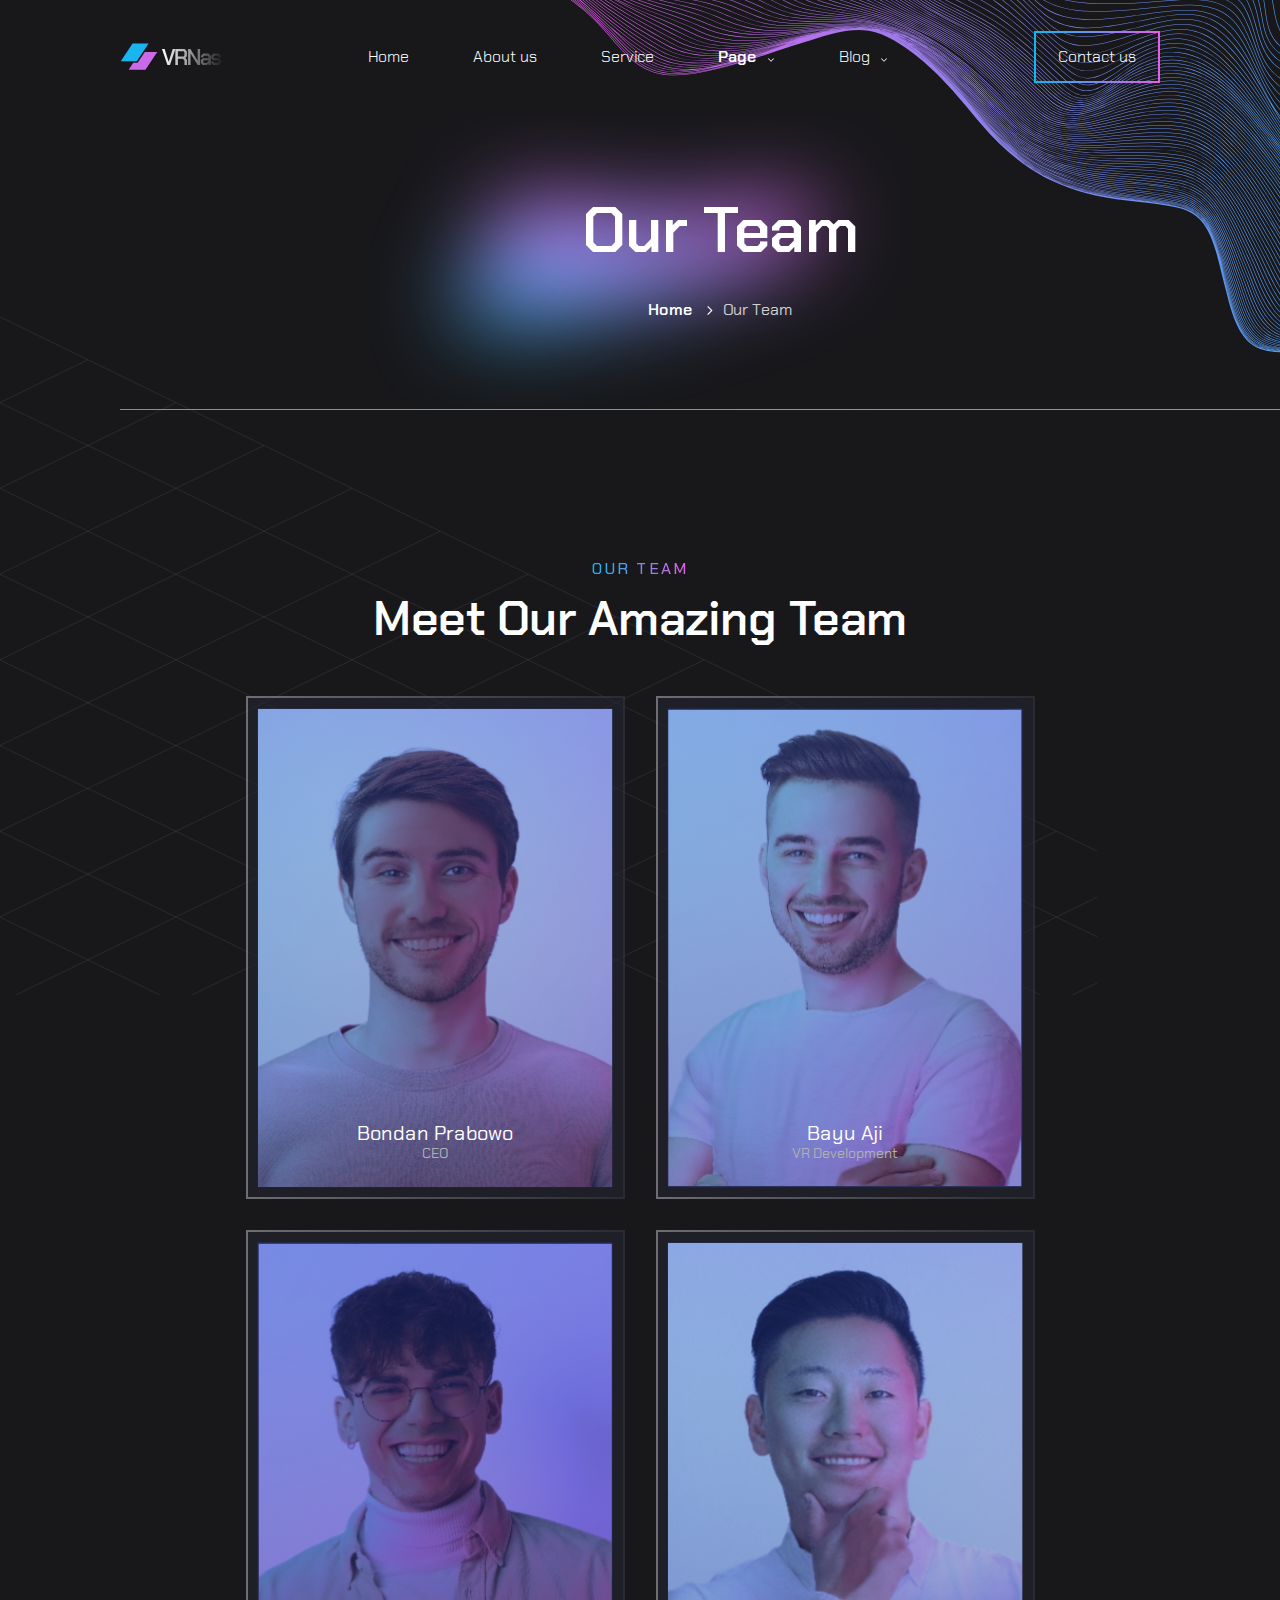
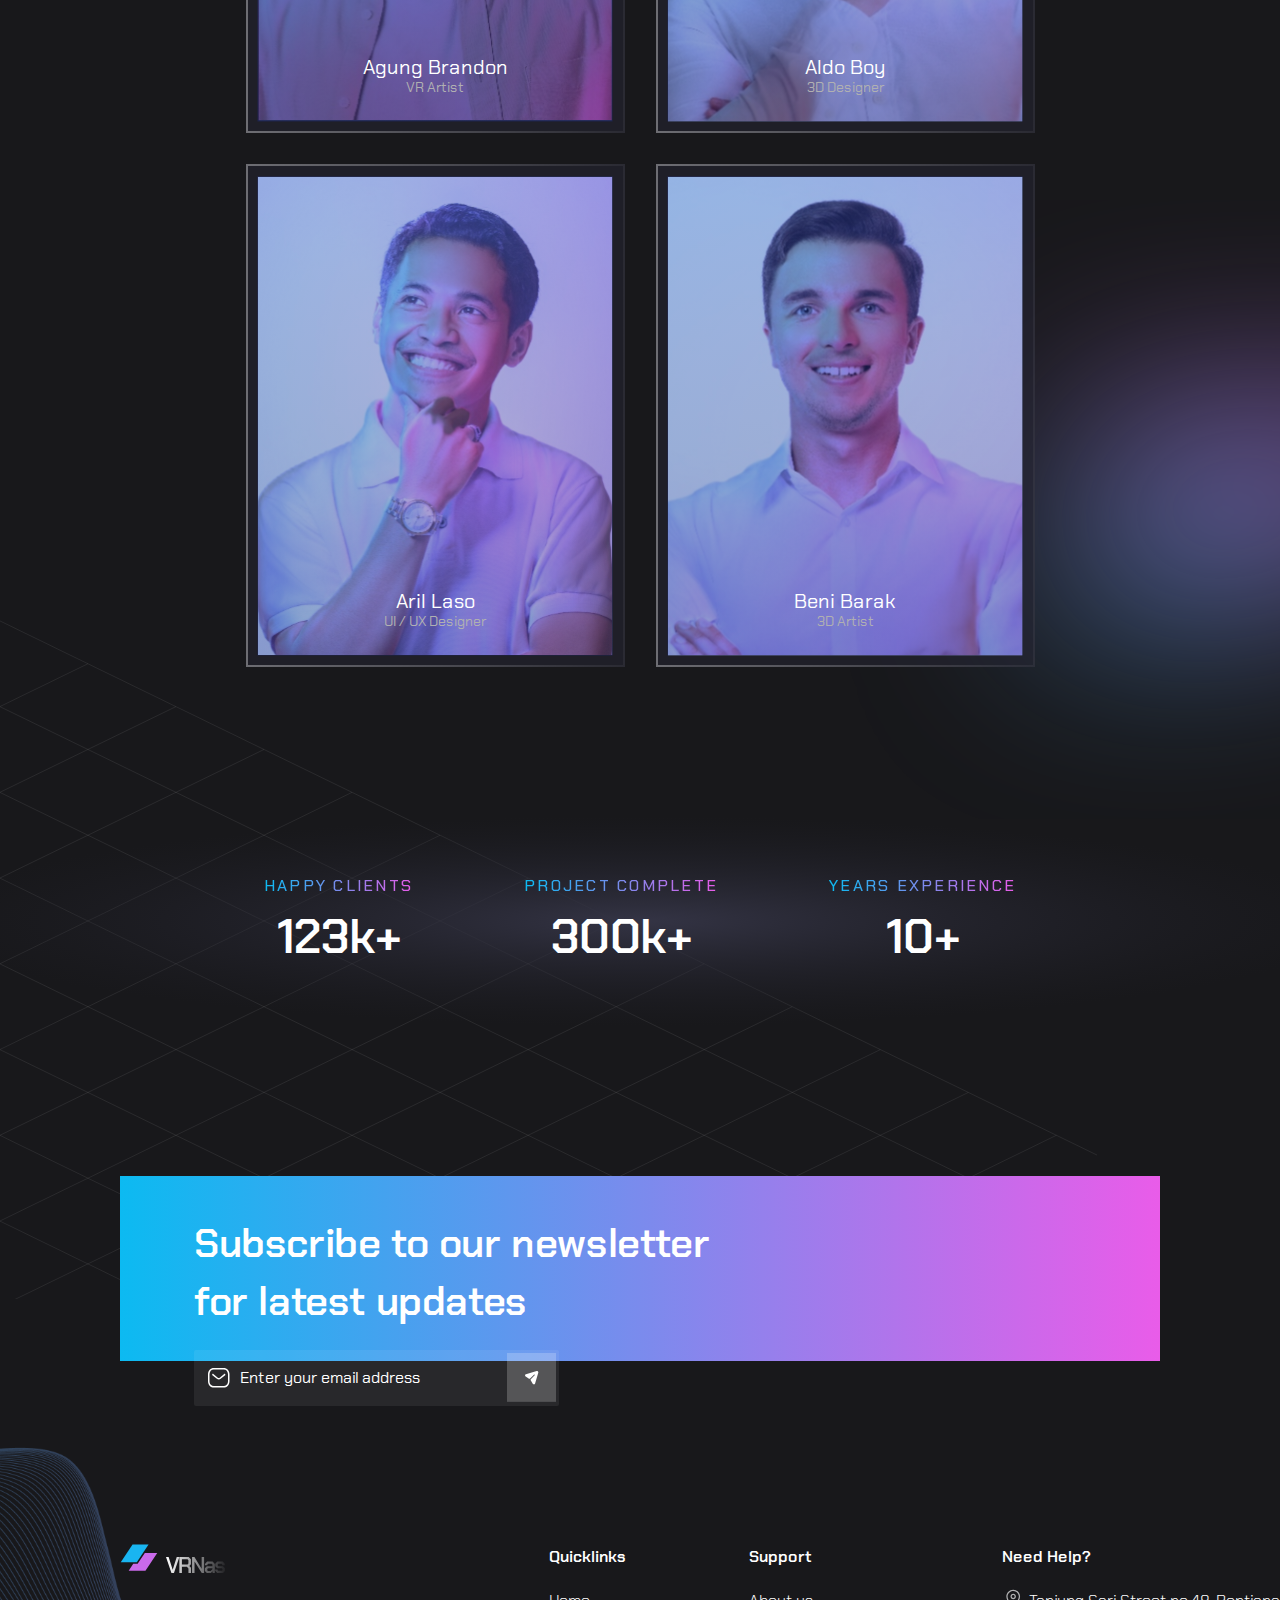
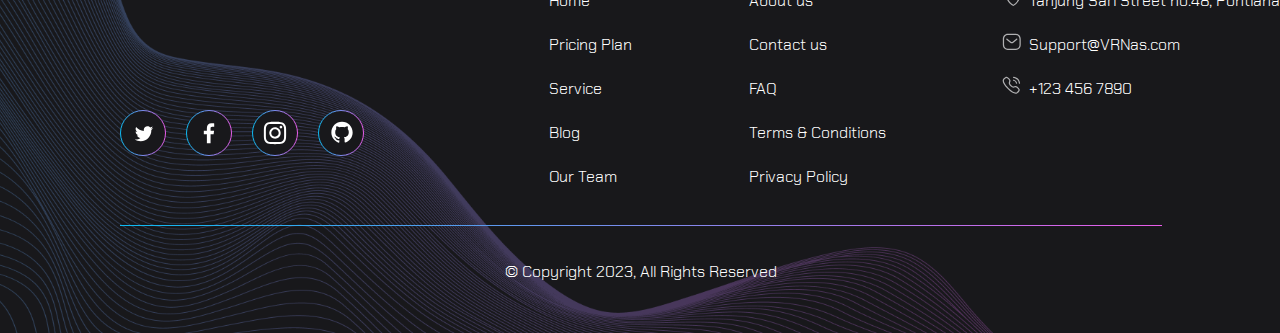
<file: team.html>
<!DOCTYPE html>
<html lang="en">

<head>
  <meta charset="UTF-8">
  <meta name="viewport" content="width=device-width, initial-scale=1.0">
  <meta http-equiv="X-UA-Compatible" content="ie=edge">
  <meta name="description"
    content="Experience Unforgettable Events in VR. Bring your events to life like never before with our VR services">
  <link rel="shortcut icon" href="./img/logo/Logo.svg" type="image/svg+xml">
  <link rel="stylesheet" href="./css/normalize.css">
  <link rel="stylesheet" href="./css/style.css">
  <title>Our Team</title>
</head>

<body>
  <div class="page">

    <header class="header  container-rl120">
      <div class="header__inner">

        <a href="./index.html">
          <div class="header__logo  logo">
            <img class="logo__img" src="./img/logo/Logo.svg" alt="logo">
            <img class="logo__text" src="./img/logo/VRNas.svg" alt="VRNas">
          </div>
        </a>

        <nav class="nav  body-text-style01">
          <ul class="nav__list">
            <li class="nav__item">
              <a class="nav__link" href="./index.html">Home</a>
            </li>
            <li class="nav__item">
              <a class="nav__link" href="./about.html">About us</a>
            </li>
            <li class="nav__item">
              <a class="nav__link" href="./service.html">Service</a>
            </li>
            <li class="nav__item">
              <a class="nav__link  nav__item--active" href="./pricing.html">Page</a>
              <ul class="nav__list-dropdown">
                <li class="nav__item-dropdown"><a class="nav__link" href="./pricing.html">Pricing Plan</a></li>
                <li class="nav__item-dropdown"><a class="nav__link" href="./team.html">Our Team</a></li>
                <li class="nav__item-dropdown"><a class="nav__link" href="./faq.html">FAQ</a></li>
                <li class="nav__item-dropdown"><a class="nav__link" href="./terms.html">Terms & Conditions</a></li>
                <li class="nav__item-dropdown"><a class="nav__link" href="./policy.html">Privacy Policy</a></li>
              </ul>
            </li>
            <li class="nav__item">
              <a class="nav__link" href="./article.html">Blog</a>
              <ul class="nav__list-dropdown">
                <li class="nav__item-dropdown"><a class="nav__link" href="./blog.html">Our Articles</a></li>
              </ul>
          </ul>
        </nav>

        <a class="header__btn  btn-transparent  btn-text-style02" href="./contact.html">Contact us</a>

      </div>
    </header>

    <main class="main">

      <section class="section-title">
        <div class="section-title__inner">
          <h1 class="section-title__title  heading-text-style01">
            Our Team
          </h1>
          <a class="selection-title__link  nav__link  nav__item--active  body-text-style01" href="./index.html">Home</a>
          <span class="selection-title__link-expand">Our Team</span>
        </div>
      </section><!-- /.section-title -->

      <section class="section-team  container-rl120  container-tb150">
        <div class="section-team__inner">
          <div class="section-team__header-container">
            <h4 class="text-gradient  caption-text-style01">Our team</h4>
            <h2 class="heading-text-style02">Meet Our Amazing Team</h2>
          </div>

          <ul class="section-team__list">
            <li class="section-team__item">
              <div class="section-team__img-box  teammate-box  grey-gradient-border">
                <img class="section-team__img  teammate-box__img" src="./img/team/bondan_prabowo.svg"
                  alt="teammate photo">
                <div class="section-team__img  teammate-box__img  teammate-box__img-background">
                </div>

                <div class="teammate-box__caption">
                  <p class="heading-text-style07">Bondan Prabowo</p>
                  <p class="heading-text-style12  color-grey-1">CEO</p>
                </div>

                <div class="teammate-box__socials  socials">
                  <a class="social__link" href="https://instagram.com/#" target="_blank">
                    <img src="./icons/instagram-team-icon.svg" alt="instagram icon">
                  </a>
                  <a class="social__link" href="https://facebook.com/#" target="_blank">
                    <img src="./icons/facebook-team-icon.svg" alt="facebook icon">
                  </a>
                  <a class="social__link" href="https://twitter.com/#" target="_blank">
                    <img class="social__link" src="./icons/twitter-team-icon.svg" alt="twitter icon">
                  </a>
                </div>
              </div>
            </li>

            <li class="section-team__item">
              <div class="section-team__img-box  teammate-box  grey-gradient-border">
                <img class="section-team__img  teammate-box__img" src="./img/team/bayu_aji.svg" alt="teammate photo">
                <div class="section-team__img  teammate-box__img  teammate-box__img-background">
                </div>

                <div class="teammate-box__caption">
                  <p class="heading-text-style07">Bayu Aji</p>
                  <p class="heading-text-style12  color-grey-1">VR Development</p>
                </div>

                <div class="teammate-box__socials  socials">
                  <a class="social__link" href="https://instagram.com/#" target="_blank">
                    <img src="./icons/instagram-team-icon.svg" alt="instagram icon">
                  </a>
                  <a class="social__link" href="https://facebook.com/#" target="_blank">
                    <img src="./icons/facebook-team-icon.svg" alt="facebook icon">
                  </a>
                  <a class="social__link" href="https://twitter.com/#" target="_blank">
                    <img class="social__link" src="./icons/twitter-team-icon.svg" alt="twitter icon">
                  </a>
                </div>
              </div>
            </li>

            <li class="section-team__item">
              <div class="section-team__img-box  teammate-box  grey-gradient-border">
                <img class="section-team__img  teammate-box__img" src="./img/team/agung_brandon.svg"
                  alt="teammate photo">
                <div class="section-team__img  teammate-box__img  teammate-box__img-background">
                </div>

                <div class="teammate-box__caption">
                  <p class="heading-text-style07">Agung Brandon</p>
                  <p class="heading-text-style12  color-grey-1">VR Artist</p>
                </div>

                <div class="teammate-box__socials  socials">
                  <a class="social__link" href="https://instagram.com/#" target="_blank">
                    <img src="./icons/instagram-team-icon.svg" alt="instagram icon">
                  </a>
                  <a class="social__link" href="https://facebook.com/#" target="_blank">
                    <img src="./icons/facebook-team-icon.svg" alt="facebook icon">
                  </a>
                  <a class="social__link" href="https://twitter.com/#" target="_blank">
                    <img class="social__link" src="./icons/twitter-team-icon.svg" alt="twitter icon">
                  </a>
                </div>
              </div>
            </li>

            <li class="section-team__item">
              <div class="section-team__img-box  teammate-box  grey-gradient-border">
                <img class="section-team__img  teammate-box__img" src="./img/team/aldo_boy.svg" alt="teammate photo">
                <div class="section-team__img  teammate-box__img  teammate-box__img-background">
                </div>

                <div class="teammate-box__caption">
                  <p class="heading-text-style07">Aldo Boy</p>
                  <p class="heading-text-style12  color-grey-1">3D Designer</p>
                </div>

                <div class="teammate-box__socials  socials">
                  <a class="social__link" href="https://instagram.com/#" target="_blank">
                    <img src="./icons/instagram-team-icon.svg" alt="instagram icon">
                  </a>
                  <a class="social__link" href="https://facebook.com/#" target="_blank">
                    <img src="./icons/facebook-team-icon.svg" alt="facebook icon">
                  </a>
                  <a class="social__link" href="https://twitter.com/#" target="_blank">
                    <img class="social__link" src="./icons/twitter-team-icon.svg" alt="twitter icon">
                  </a>
                </div>
              </div>
            </li>

            <li class="section-team__item">
              <div class="section-team__img-box  teammate-box  grey-gradient-border">
                <img class="section-team__img  teammate-box__img" src="./img/team/aril_laso.svg" alt="teammate photo">
                <div class="section-team__img  teammate-box__img  teammate-box__img-background">
                </div>

                <div class="teammate-box__caption">
                  <p class="heading-text-style07">Aril Laso</p>
                  <p class="heading-text-style12  color-grey-1">UI / UX Designer</p>
                </div>

                <div class="teammate-box__socials  socials">
                  <a class="social__link" href="https://instagram.com/#" target="_blank">
                    <img src="./icons/instagram-team-icon.svg" alt="instagram icon">
                  </a>
                  <a class="social__link" href="https://facebook.com/#" target="_blank">
                    <img src="./icons/facebook-team-icon.svg" alt="facebook icon">
                  </a>
                  <a class="social__link" href="https://twitter.com/#" target="_blank">
                    <img class="social__link" src="./icons/twitter-team-icon.svg" alt="twitter icon">
                  </a>
                </div>
              </div>
            </li>

            <li class="section-team__item">
              <div class="section-team__img-box  teammate-box  grey-gradient-border">
                <img class="section-team__img  teammate-box__img" src="./img/team/beni_barak.svg" alt="teammate photo">
                <div class="section-team__img  teammate-box__img  teammate-box__img-background">
                </div>

                <div class="teammate-box__caption">
                  <p class="heading-text-style07">Beni Barak</p>
                  <p class="heading-text-style12  color-grey-1">3D Artist</p>
                </div>

                <div class="teammate-box__socials  socials">
                  <a class="social__link" href="https://instagram.com/#" target="_blank">
                    <img src="./icons/instagram-team-icon.svg" alt="instagram icon">
                  </a>
                  <a class="social__link" href="https://facebook.com/#" target="_blank">
                    <img src="./icons/facebook-team-icon.svg" alt="facebook icon">
                  </a>
                  <a class="social__link" href="https://twitter.com/#" target="_blank">
                    <img class="social__link" src="./icons/twitter-team-icon.svg" alt="twitter icon">
                  </a>
                </div>
              </div>
            </li>
          </ul>
        </div>

      </section><!-- /.section-team -->

      <section class="section-facts">
        <ul class="section-facts__list">
          <li class="section-facts__item">
            <h4 class="text-gradient  caption-text-style01">
              Happy clients
            </h4>
            <p class="heading-text-style02">123k+</p>
          </li>

          <li class="section-facts__item">
            <h4 class="text-gradient  caption-text-style01">
              Project complete
            </h4>
            <p class="heading-text-style02">300k+</p>
          </li>

          <li class="section-facts__item">
            <h4 class="text-gradient  caption-text-style01">
              Years experience
            </h4>
            <p class="heading-text-style02">10+</p>
          </li>
        </ul>
      </section><!-- /.section-facts -->

      <section class="section-subscribe">
        <div class="section-subscribe__inner">
          <h3 class="section-subscribe__header  heading-text-style03">Subscribe to our newsletter for latest updates
          </h3>

          <form class="section-subscribe__form" action="https://jsonplaceholder.typicode.com/posts" method="post">
            <input class="section-subscribe__input  body-text-style03" type="email" name="email"
              placeholder="Enter your email address">
            <button class="section-subscribe__btn" type="submit"></button>
          </form>
        </div>
      </section><!-- /.section-subscribe -->

    </main>

    <footer class="footer">
      <div class="footer__container">

        <div class="footer__menu">

          <div class="footer__logo">
            <a href="./index.html">
              <div class="logo">
                <img class="logo__img" src="./img/logo/Logo.svg" alt="logo">
                <img class="logo__text" src="./img/logo/VRNas.svg" alt="VRNas">
              </div>
            </a>

            <div class="socials">
              <a class="social__link" href="https://twitter.com/#" target="_blank">
                <img class="social__link" src="./icons/twitter_icon.svg" alt="twitter icon">
              </a>
              <a class="social__link" href="https://facebook.com/#" target="_blank">
                <img src="./icons/facebook_icon.svg" alt="facebook icon">
              </a>
              <a class="social__link" href="https://instagram.com/#" target="_blank">
                <img src="./icons/instagramm_icon.svg" alt="instagram icon">
              </a>
              <a class="social__link" href="https://github.com/#" target="_blank">
                <img src="./icons/github_icon.svg" alt="github icon">
              </a>
            </div>
          </div>

          <div class="footer__nav">

            <div class="footer__quicklinks">
              <h4 class="heading-text-style10">Quicklinks</h4>
              <ul class="footer__list body-text-style01">
                <li><a class="nav__link" href="./index.html">Home</a></li>
                <li><a class="nav__link" href="./pricing.html">Pricing Plan</a></li>
                <li><a class="nav__link" href="./service.html">Service</a></li>
                <li><a class="nav__link" href="./blog.html">Blog</a></li>
                <li><a class="nav__link" href="./team.html">Our Team</a></li>
              </ul>
            </div>

            <div class="footer__support">
              <h4 class="heading-text-style10">Support</h4>
              <ul class="footer__list  body-text-style01">
                <li><a class="nav__link" href="./about.html">About us</a></li>
                <li><a class="nav__link" href="./contact.html">Contact us</a></li>
                <li><a class="nav__link" href="./faq.html">FAQ</a></li>
                <li><a class="nav__link" href="./terms.html">Terms & Conditions</a></li>
                <li><a class="nav__link" href="./policy.html">Privacy Policy</a></li>
              </ul>
            </div>

            <div class="footer__help">
              <h4 class="heading-text-style10">Need Help?</h4>
              <ul class="footer__list  body-text-style01">
                <li>
                  <address class="footer__address">Tanjung Sari Street no.48, Pontianak City</address>
                </li>
                <li>
                  <a class="footer__mailto" href="mailto:Support@VRNas.com">Support@VRNas.com</a>
                </li>
                <li>
                  <a class="footer__tel" href="tel:+1234567890">+123 456 7890</a>
                </li>
              </ul>
            </div>

          </div>
        </div>

        <div class="footer__copyright">
          <p class="footer__copyright-description  body-text-style01">&copy; Copyright 2023, All Rights Reserved</p>
        </div>

      </div>
    </footer>

  </div><!-- /.page -->

  <script src="./js/main.js"></script>

</body>

</html>
</file>
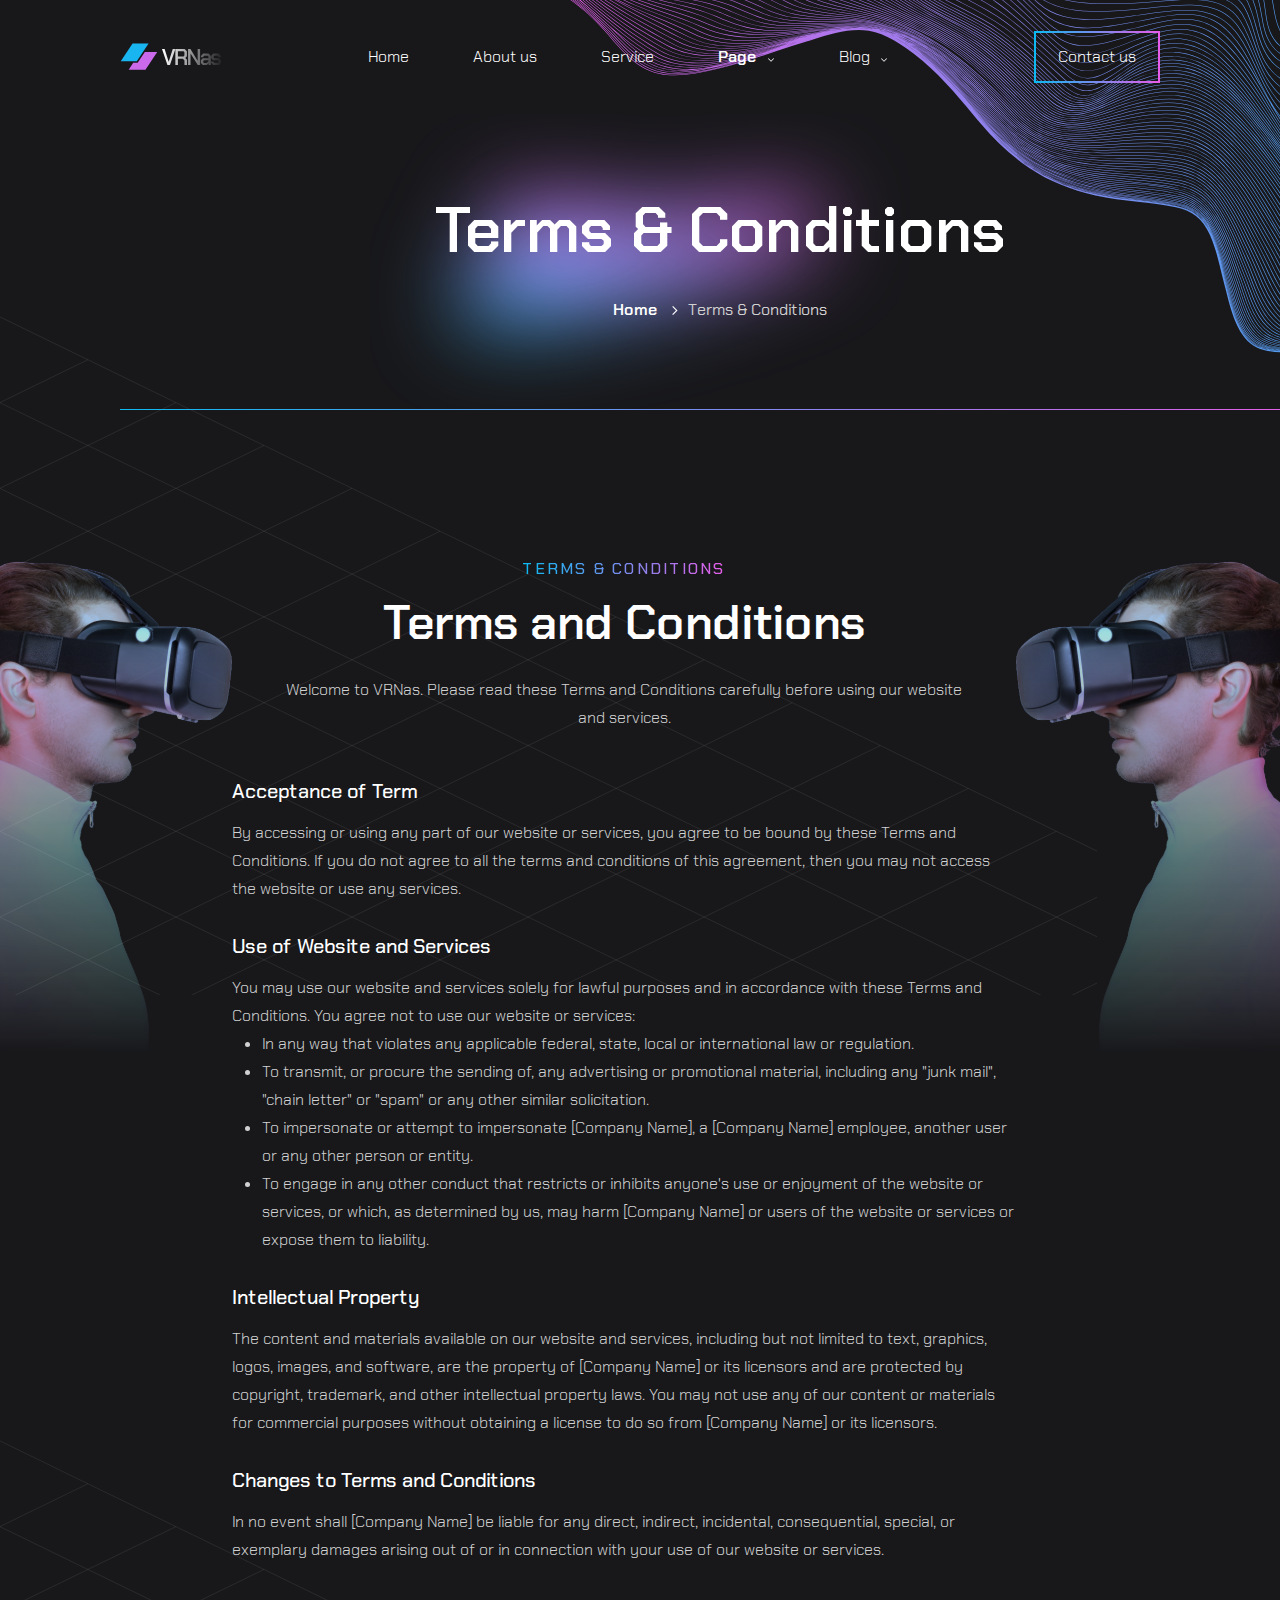
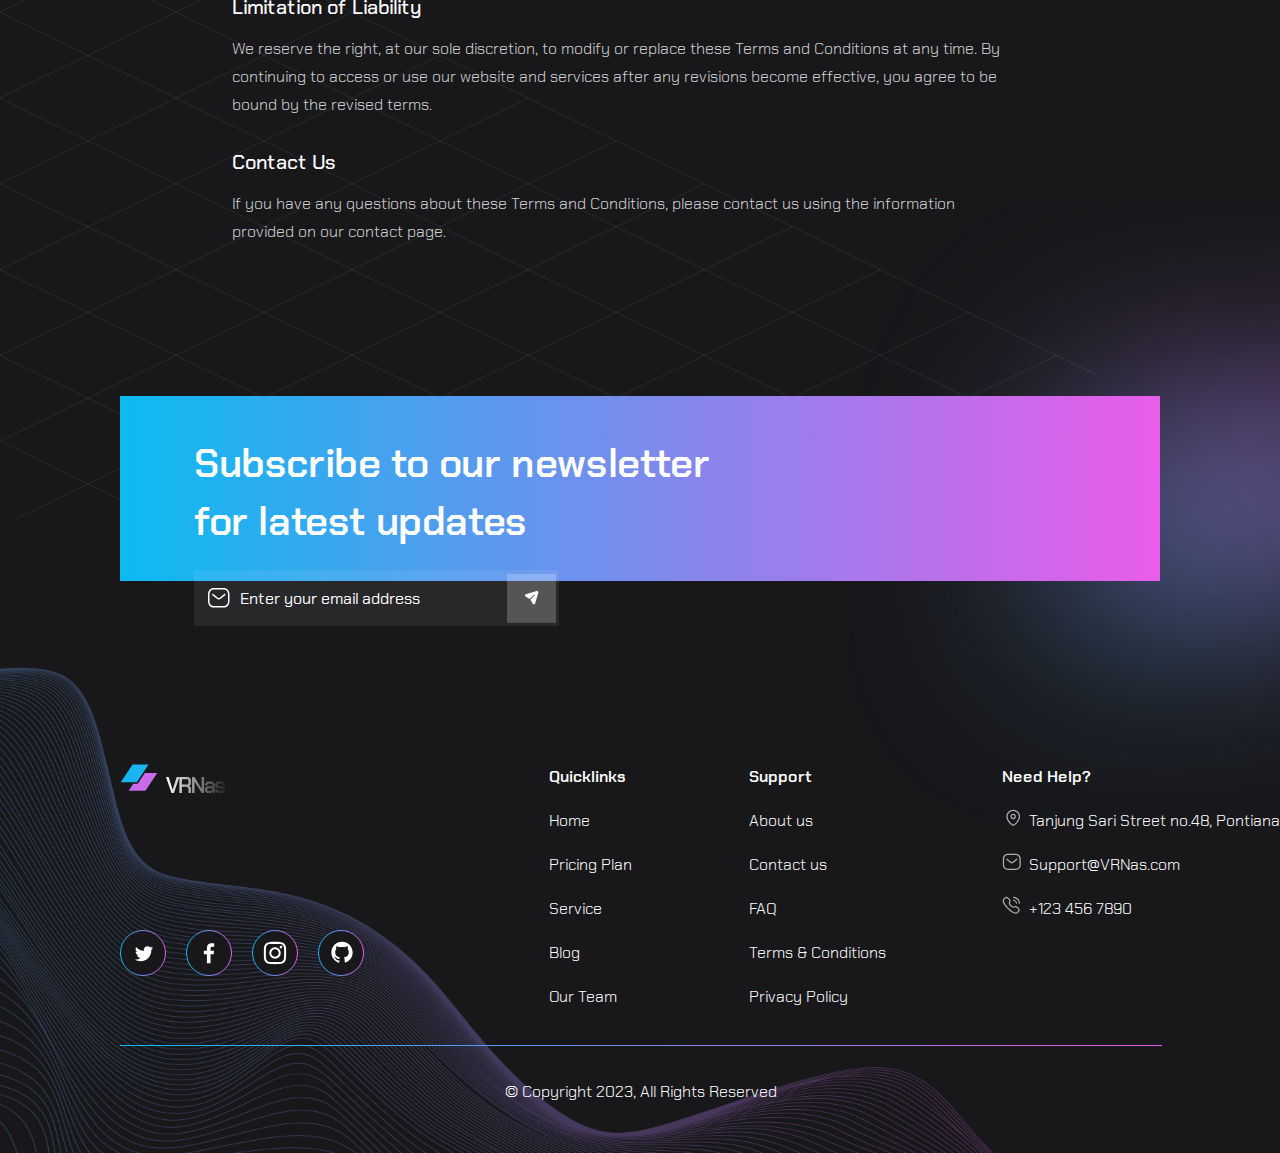
<file: terms.html>
<!DOCTYPE html>
<html lang="en">

<head>
  <meta charset="UTF-8">
  <meta name="viewport" content="width=device-width, initial-scale=1.0">
  <meta http-equiv="X-UA-Compatible" content="ie=edge">
  <meta name="description"
    content="Experience Unforgettable Events in VR. Bring your events to life like never before with our VR services">
  <link rel="shortcut icon" href="./img/logo/Logo.svg" type="image/svg+xml">
  <link rel="stylesheet" href="./css/normalize.css">
  <link rel="stylesheet" href="./css/style.css">
  <title>Terms & Conditions</title>
</head>

<body>
  <div class="page">

    <header class="header  container-rl120">
      <div class="header__inner">

        <a href="./index.html">
          <div class="header__logo  logo">
            <img class="logo__img" src="./img/logo/Logo.svg" alt="logo">
            <img class="logo__text" src="./img/logo/VRNas.svg" alt="VRNas">
          </div>
        </a>

        <nav class="nav  body-text-style01">
          <ul class="nav__list">
            <li class="nav__item">
              <a class="nav__link" href="./index.html">Home</a>
            </li>
            <li class="nav__item">
              <a class="nav__link" href="./about.html">About us</a>
            </li>
            <li class="nav__item">
              <a class="nav__link" href="./service.html">Service</a>
            </li>
            <li class="nav__item">
              <a class="nav__link  nav__item--active" href="./pricing.html">Page</a>
              <ul class="nav__list-dropdown">
                <li class="nav__item-dropdown"><a class="nav__link" href="./pricing.html">Pricing Plan</a></li>
                <li class="nav__item-dropdown"><a class="nav__link" href="./team.html">Our Team</a></li>
                <li class="nav__item-dropdown"><a class="nav__link" href="./faq.html">FAQ</a></li>
                <li class="nav__item-dropdown"><a class="nav__link" href="./terms.html">Terms & Conditions</a></li>
                <li class="nav__item-dropdown"><a class="nav__link" href="./policy.html">Privacy Policy</a></li>
              </ul>
            </li>
            <li class="nav__item">
              <a class="nav__link" href="./article.html">Blog</a>
              <ul class="nav__list-dropdown">
                <li class="nav__item-dropdown"><a class="nav__link" href="./blog.html">Our Articles</a></li>
              </ul>
          </ul>
        </nav>

        <a class="header__btn  btn-transparent  btn-text-style02" href="./contact.html">Contact us</a>

      </div>
    </header>

    <main class="main">

      <section class="section-title">
        <div class="section-title__inner">
          <h1 class="section-title__title  heading-text-style01">
            Terms & Conditions
          </h1>
          <a class="selection-title__link  nav__link  nav__item--active  body-text-style01" href="./index.html">Home</a>
          <span class="selection-title__link-expand">Terms & Conditions</span>
        </div>
      </section><!-- /.section-title -->

      <div class="vr-user-background">
        <img class="vr-user-background__img" src="./img/vr_users/vr_user09.svg" alt="man in VR glasses" loading="lazy">

        <section class="section-terms">
          <div class="section-terms__inner">
            <div class="section-terms__header-container">
              <h4 class="section-terms__caption  caption-text-style01  text-gradient">Terms & Conditions</h4>
              <h2 class="section-terms__header  heading-text-style02">Terms and Conditions</h2>
              <p class="section-terms__description  body-text-style01  color-grey-2">Welcome to VRNas. Please read these
                Terms and
                Conditions carefully before using our website and services.
              </p>
            </div>

            <h5 class="section-terms__caption  heading-text-style08">Acceptance of Term</h5>
            <p class="section-terms__paragraph  body-text-style01  color-grey-2">
              By accessing or using any part of our website or services, you agree to be bound by these Terms and
              Conditions. If you do not agree to all the terms and conditions of this agreement, then you may not
              access the website or use any services.
            </p>

            <h5 class="section-terms__caption  heading-text-style08">Use of Website and Services</h5>
            <p class="body-text-style01  color-grey-2">
              You may use our website and services solely for lawful purposes and in accordance with these Terms and
              Conditions. You agree not to use our website or services:
            </p>
            <ul class="text__list  body-text-style01  color-grey-2">
              <li>
                In any way that violates any applicable federal, state, local or international law or regulation.
              </li>
              <li>
                To transmit, or procure the sending of, any advertising or promotional material, including any "junk
                mail", "chain letter" or "spam" or any other similar solicitation.
              </li>
              <li>
                To impersonate or attempt to impersonate [Company Name], a [Company Name] employee, another user or any
                other person or entity.
              </li>
              <li>
                To engage in any other conduct that restricts or inhibits anyone's use or enjoyment of the website or
                services, or which, as determined by us, may harm [Company Name] or users of the website or services or
                expose them to liability.
              </li>
            </ul>

            <h5 class="section-terms__caption  heading-text-style08">Intellectual Property</h5>
            <p class="section-terms__paragraph  body-text-style01  color-grey-2">
              The content and materials available on our website and services, including but not limited to text,
              graphics, logos, images, and software, are the property of [Company Name] or its licensors and are
              protected by copyright, trademark, and other intellectual property laws.
              You may not use any of our content or materials for commercial purposes without obtaining a license to do
              so from [Company Name] or its licensors.
            </p>

            <h5 class="section-terms__caption  heading-text-style08">Changes to Terms and Conditions</h5>
            <p class="section-terms__paragraph  body-text-style01  color-grey-2">
              In no event shall [Company Name] be liable for any direct, indirect, incidental, consequential, special,
              or exemplary damages arising out of or in connection with your use of our website or services.
            </p>

            <h5 class="section-terms__caption  heading-text-style08">Limitation of Liability</h5>
            <p class="section-terms__paragraph  body-text-style01  color-grey-2">
              We reserve the right, at our sole discretion, to modify or replace these Terms and Conditions at any time.
              By continuing to access or use our website and services after any revisions become effective, you agree to
              be bound by the revised terms.
            </p>

            <h5 class="section-terms__caption  heading-text-style08">Contact Us</h5>
            <p class="section-terms__paragraph  body-text-style01  color-grey-2">
              If you have any questions about these Terms and Conditions, please contact us using the information
              provided on our contact page.
            </p>

          </div>
        </section><!-- /.section-terms -->

        <img class="vr-user-background__img" src="./img/vr_users/vr_user10.svg" alt="man in VR glasses" loading="lazy">
      </div>

      <section class="section-subscribe">
        <div class="section-subscribe__inner">
          <h3 class="section-subscribe__header  heading-text-style03">Subscribe to our newsletter for latest updates
          </h3>

          <form class="section-subscribe__form" action="submit" method="post" onsubmit="return false">
            <input class="section-subscribe__input  body-text-style03" type="email"
              placeholder="Enter your email address">
            <button class="section-subscribe__btn" type="submit"></button>
          </form>
        </div>
      </section><!-- /.section-subscribe -->

    </main>

    <footer class="footer">
      <div class="footer__container">

        <div class="footer__menu">

          <div class="footer__logo">
            <a href="./index.html">
              <div class="logo">
                <img class="logo__img" src="./img/logo/Logo.svg" alt="logo">
                <img class="logo__text" src="./img/logo/VRNas.svg" alt="VRNas">
              </div>
            </a>

            <div class="socials">
              <a class="social__link" href="https://twitter.com/#" target="_blank">
                <img class="social__link" src="./icons/twitter_icon.svg" alt="twitter icon">
              </a>
              <a class="social__link" href="https://facebook.com/#" target="_blank">
                <img src="./icons/facebook_icon.svg" alt="facebook icon">
              </a>
              <a class="social__link" href="https://instagram.com/#" target="_blank">
                <img src="./icons/instagramm_icon.svg" alt="instagram icon">
              </a>
              <a class="social__link" href="https://github.com/#" target="_blank">
                <img src="./icons/github_icon.svg" alt="github icon">
              </a>
            </div>
          </div>

          <div class="footer__nav">

            <div class="footer__quicklinks">
              <h4 class="heading-text-style10">Quicklinks</h4>
              <ul class="footer__list body-text-style01">
                <li><a class="nav__link" href="./index.html">Home</a></li>
                <li><a class="nav__link" href="./pricing.html">Pricing Plan</a></li>
                <li><a class="nav__link" href="./service.html">Service</a></li>
                <li><a class="nav__link" href="./blog.html">Blog</a></li>
                <li><a class="nav__link" href="./team.html">Our Team</a></li>
              </ul>
            </div>

            <div class="footer__support">
              <h4 class="heading-text-style10">Support</h4>
              <ul class="footer__list  body-text-style01">
                <li><a class="nav__link" href="./about.html">About us</a></li>
                <li><a class="nav__link" href="./contact.html">Contact us</a></li>
                <li><a class="nav__link" href="./faq.html">FAQ</a></li>
                <li><a class="nav__link" href="./terms.html">Terms & Conditions</a></li>
                <li><a class="nav__link" href="./policy.html">Privacy Policy</a></li>
              </ul>
            </div>

            <div class="footer__help">
              <h4 class="heading-text-style10">Need Help?</h4>
              <ul class="footer__list  body-text-style01">
                <li>
                  <address class="footer__address">Tanjung Sari Street no.48, Pontianak City</address>
                </li>
                <li>
                  <a class="footer__mailto" href="mailto:Support@VRNas.com">Support@VRNas.com</a>
                </li>
                <li>
                  <a class="footer__tel" href="tel:+1234567890">+123 456 7890</a>
                </li>
              </ul>
            </div>

          </div>
        </div>

        <div class="footer__copyright">
          <p class="footer__copyright-description  body-text-style01">&copy; Copyright 2023, All Rights Reserved</p>
        </div>

      </div>
    </footer>

  </div><!-- /.page -->

  <script src="./js/main.js"></script>

</body>

</html>
</file>
<file: css/style.css>
@import './fonts.css';
@import './shared.css';

/* -- Header --  */
.header__inner {
  display: flex;
  justify-content: space-between;
  align-items: center;
  max-width: 1200px;
  height: 114px;
  margin: 0 auto;
}

.header__logo {
  display: flex;
  align-items: center;
}

.logo__img {
  margin-right: 4px;
}

.nav__list {
  display: flex;
  gap: 64px;
}

.nav__item:nth-of-type(4n)::after,
.nav__item:nth-of-type(5n)::after {
  content: url('../icons/expand_down_icon.svg');
  padding-left: 7px;
}

.nav__item--active {
  font-weight: 600;
}

.nav__link {
  position: relative;

  color: inherit;
}

.nav__link::after {
  content: '';
  position: absolute;
  left: 0;
  right: 0;
  top: 1.5rem;

  margin: 0 auto;
  height: 2px;
  width: 10%;

  background: linear-gradient(to right, var(--main-colors-blue), var(--main-colors-purple));
  opacity: 0;

  transition: 0.3s linear;
}

.nav__link:hover::after {
  width: 100%;
  opacity: 1;
}

.nav__list-dropdown {
  position: absolute;

  visibility: hidden;
  opacity: 0;

  transition: visibility 0.3s linear, opacity 0.3s linear;
}

.nav__item:hover .nav__list-dropdown {
  visibility: visible;
  opacity: 1;
}

.nav__item-dropdown {
  padding-top: 10px;
}
/* -------------------------------- */

/* -- Section Hero -- */
.section-hero {
  padding-top: 13px;

  background: url('../img/background/bg-light-section-hero.svg') no-repeat right 50%;
}

.section-hero__inner {
  display: flex;
  justify-content: space-between;
  gap: 40px;
  max-width: 1200px;
  margin: 0 auto;
}

.section-hero__title-container {
  max-width: 540px;
  max-height: 316px;
}

.section-hero__text-box {
  margin-bottom: 42px;
}

.section-hero__title {
  padding-top: 74px;
  margin: 0 0 12px 0;
}

.section-hero__description {
  margin-bottom: 32px;
  color: var(--greyscale-grey-2);
}

.section-hero__img-container {
  max-width: 526px;
  height: 626px;
}

.section-hero__img {
  width: 100%;
  height: auto;
}

.section-hero__happy-box {
  display: flex;
  justify-content: space-between;
  align-items: center;
  width: 548px;
}

.section-hero__clients {
  display: flex;
  justify-content: space-between;
  align-items: center;
}

.section-hero__client-thumb:not(:first-child) {
  margin-left: -16px;
}

.section-hero__clients-text {
  padding-left: 18px;

  background: url('../icons/happy-client-underline.svg') left 12% bottom 8% no-repeat;
}

.section-hero__thin-text {
  color: var(--greyscale-grey-2);
}

/* -- Section Benefits -- */
.section-benefits__inner {
  display: flex;
  align-items: center;
  flex-wrap: wrap;
  gap: 50px;
  max-width: 1200px;
  min-height: 357px;
  margin: 0 auto;
  padding: 42px 63px 53px 64px;

  background: var(--greyscale-black-80);
}

.section_benefits__advantage {
  width: 324px;
  height: 262px;
}

.section_benefits__img-box {
  display: flex;
  justify-content: center;
  align-items: center;
  width: 70px;
  height: 70px;
  margin-bottom: 42px;
}

.section_benefits__header {
  margin-bottom: 12px;
}

.section_benefits__text {
  color: var(--greyscale-grey-1);
}

/* -- Section About us -- */
.section-about {
  padding-left: 82px;
  padding-right: 120px;
}

.section-about__inner {
  position: relative;

  display: flex;
  justify-content: space-between;
  flex-wrap: wrap;
  max-width: 1238px;
  height: 645px;
}

.section-about__img-container {
  align-self: flex-start;
  padding-left: 78px;

  background: url('../img/background/bg-light-section-about.svg') no-repeat,
    url('../img/background/bg-rectangle.svg') no-repeat left 55px bottom;
}

.section-about__img {
  width: 100%;
  height: auto;
  vertical-align: top;
}

.section-about__video {
  position: absolute;
  left: 386px;
  bottom: 0;
}

.section-about__text-container {
  align-self: flex-end;
  max-width: 562px;
  height: 550px;
  margin-bottom: 15px;
}

.section-about__header {
  margin-bottom: 12px;
  padding-right: 20px;
}

.section-about__description {
  display: inline-block;
  max-width: 528px;
  margin-bottom: 24px;

  color: var(--greyscale-grey-2);
}

.section-about__list {
  margin-bottom: 32px;
}

.section-about__item:not(:last-child) {
  margin-bottom: 14px;
}

.section-about__item::before {
  content: url('../icons/checkbox_icon.svg');
  padding-right: 12px;
  vertical-align: middle;
}

.section-about__btn {
  width: 168px;
  min-height: 50px;
}

/* -- Section Our service -- */
.section-service__inner {
  display: flex;
  flex-direction: column;
  max-width: 1200px;
  height: 908px;
  margin: 0 auto;
}

.section-service__text-container {
  display: flex;
  justify-content: space-between;
  flex-wrap: wrap;
  max-width: 1158px;
  height: 115px;
  padding-right: 42px;
  margin-bottom: 46px;
}

.section-service__description {
  display: inline-block;
  max-width: 625px;

  color: var(--greyscale-grey-2);
}

.section-service__list {
  display: flex;
  flex-direction: column;
  flex-wrap: wrap;
}

.section-service__list::before,
.section-service__list::after {
  content: '';
  flex-basis: 100%;
  width: 0;
  order: 2;
}

.section-service__item {
  max-width: 379px;
  height: 291px;

  padding: 38px 0 0 32px;
  background: rgba(37, 37, 50, 0.6);
}

.section-service__item:nth-child(3n + 1) {
  order: 1;
  margin-right: 36px;
}

.section-service__item:nth-child(3n + 2) {
  order: 2;
  margin-top: 57px;
  margin-right: 26px;
}

.section-service__item:nth-child(3n) {
  order: 3;
  margin-top: 135px;
}

.section-service__item:nth-child(4n) {
  margin-top: 32px;
}

.section-service__item:nth-child(5n) {
  margin-top: 30px;
}

.section-service__item:nth-child(6n) {
  margin-top: 30px;
}

.section-service__card-img {
  margin-bottom: 58px;
}

.section-service__card-caption {
  margin-bottom: 12px;
}

.section-service__card-description {
  max-width: 291px;
  color: var(--greyscale-grey-1);
}

/* -- Section Why choose us  -- */
.section-choose-us {
  padding-left: 120px;
  padding-right: 19px;
}

.section-choose-us__inner {
  position: relative;

  display: flex;
  justify-content: space-between;
  flex-wrap: wrap;
  max-width: 1300px;
  height: 700px;
}

.section-choose-us__text-container {
  padding-top: 94px;
  max-width: 548px;
  height: 515px;
}

.section-choose-us__header {
  margin-bottom: 32px;
}

.section-choose-us__item {
  margin-bottom: 48px;
  width: 100%;
}

.section-choose-us__item-caption {
  position: relative;

  padding-bottom: 12px;

  border-bottom: 1px solid rgba(255, 255, 255, 0.35);
}

.section-choose-us__item-caption:hover {
  cursor: pointer;
}

.section-choose-us__item-caption::after {
  position: absolute;
  right: 0;
  top: -3px;
}

.icon-arrow-down::after {
  content: url('../icons/expand_down_icon.svg');
}

.icon-arrow-up::after {
  content: url('../icons/expand_up_icon.svg');
}

.section-choose-us__item-description {
  padding-top: 12px;

  color: var(--greyscale-grey-2);
}

.accordion-hide {
  display: none;
}

.section-choose-us__img-container {
  align-self: flex-start;

  background: url('../img/background/bg-light-section-choose.svg') no-repeat right / cover,
    url('../img/background/bg-rectangle.svg') no-repeat right 104px bottom 0 / 398px 496px;
}

.section-choose-us__img {
  width: 100%;
  height: auto;
  vertical-align: top;
}

.section-choose-us__video {
  position: absolute;
  right: 102px;
  bottom: 0;
}

/* -- Section How to get started  -- */
.section-start__inner {
  display: flex;
  flex-direction: column;
  justify-content: space-between;
  flex-wrap: wrap;
  align-items: center;
  gap: 48px;
  max-width: 1200px;
  height: 818px;
  margin: 0 auto;
}

.section-start__text-box {
  max-width: 879px;
  height: 149px;
  text-align: center;
}

.section-start__video {
  width: 100%;
  height: 522px;
}

.section-start__btn {
  width: 182px;
  min-height: 50px;
}

/* -- Section Testimonial  -- */
.section-testimonial {
  padding-left: 96px;
  padding-right: 96px;
}

.section-testimonial__inner {
  position: relative;

  min-width: 1247px;
  min-height: 1247px;
  margin: 0 auto;

  background: url('../img/background/bg-light-section-testimonial.svg') no-repeat center / contain,
    url('../img/background/bg-ellipse-solid.svg') no-repeat center;
}

.section-testimonial__text-box {
  position: absolute;
  left: 50%;

  width: 628px;
  padding-top: 111px;
  height: 91px;

  text-align: center;

  transform: translateX(-50%);
}

.section-testimonial__img1 {
  position: absolute;
  top: 50%;
  left: 50%;

  transform: translate(-50%, -50%);
}

.section-testimonial__img2 {
  position: absolute;
  left: 50.4%;
  top: 42.9%;

  transform: translate(-50%, -50%);
}

.section-testimonial__avatar-box {
  position: absolute;

  width: 75px;
  height: 75px;
  left: calc(32px - var(--avatar-border-offset));
  top: calc(330px - var(--avatar-border-offset));

  background: url('../img/background/bg-avatar.svg') no-repeat center / cover;

  transition: background-image 0.3s ease;
}

.section-testimonial__avatar-box:hover {
  background: url('../img/background/bg-light-section-testimonial-avatar.svg') no-repeat center / cover,
    url('../img/background/bg-avatar-gradient.svg') no-repeat center;
}

.section-testimonial__avatar-box:nth-of-type(2) {
  left: calc(570px - var(--avatar-border-offset));
  top: calc(872px - var(--avatar-border-offset));
}

.section-testimonial__avatar-box:nth-of-type(3) {
  left: calc(178px - var(--avatar-border-offset));
  top: calc(929px - var(--avatar-border-offset));
}

.section-testimonial__avatar-box:nth-of-type(4) {
  left: calc(762px - var(--avatar-border-offset));
  top: calc(270px - var(--avatar-border-offset));
}

.section-testimonial__avatar-box:nth-of-type(5) {
  left: calc(1046px - var(--avatar-border-offset));
  top: calc(602px - var(--avatar-border-offset));
}

.section-testimonial__avatar-box:nth-of-type(6) {
  left: calc(950px - var(--avatar-border-offset));
  top: calc(1110px - var(--avatar-border-offset));
}

.section-testimonial__avatar {
  transform: translate(25%, 25%);
}

/* -- Section Our pricing  -- */
.section-pricing {
  padding-left: 120px;
  padding-right: 67px;
}

.section-pricing__inner {
  position: relative;

  display: flex;
  flex-direction: column;
  justify-content: space-between;
  flex-wrap: wrap;
  padding-bottom: 48px;
  max-width: 1254px;
  height: 838px;
}

.section-pricing__header-container {
  max-width: 811px;
  height: 163px;
}

.section-pricing__header {
  margin-bottom: 16px;
}

.section-pricing__header-description {
  width: 625px;
  color: var(--greyscale-grey-2);
}

.section-pricing__description-container {
  display: flex;
  justify-content: space-between;
  max-width: 1200px;
  height: 587px;

  background: rgba(37, 37, 50, 0.81);
}

.section-pricing__list {
  max-width: 800px;
  padding: 55px 0 0 42px;

  border-right: 1px solid rgba(255, 255, 255, 0.1);
}

.section-pricing__item {
  max-width: 640px;
  padding-left: 58px;

  background: url('../icons/cloud_icon.svg') no-repeat;
}

.section-pricing__item:not(:last-child) {
  margin-bottom: 32px;
}

.section-pricing__item-caption {
  margin-bottom: 12px;
}

.section-pricing__item-description {
  color: var(--greyscale-grey-1);
}

.section-pricing__img {
  padding-top: 67px;
}

.section-pricing__light-effect {
  position: absolute;
  left: 22%;
  top: 15%;
  z-index: -1;
}

.section-pricing__price-box {
  position: absolute;
  left: 707px;
  bottom: 0;
}

.price-box {
  display: flex;
  flex-direction: column;
  align-items: center;
  padding: 20px 20px 18px 20px;
  width: 321px;
  height: 222px;

  background: var(--greyscale-black-80);
  border: 2px solid #000;
  border-image: linear-gradient(to right, var(--main-colors-blue), var(--main-colors-purple));
  border-image-slice: 1;
}

.price-box__caption {
  color: var(--greyscale-grey-2);
}

.price-box__price {
  margin-bottom: 14px;

  font-family: var(--font-family);
  font-weight: 600;
  font-size: 60px;
  line-height: 110%;
  color: var(--greyscale-white);
}

.price-box__btn {
  width: 182px;
  min-height: 50px;
  margin-bottom: 14px;
}

.price-box__description {
  color: var(--greyscale-grey-1);
}

/* -- Section Our trusted partners -- */
.section-partners {
  padding-left: 192px;
  padding-right: 192px;
}

.section-partners__inner {
  position: relative;

  display: flex;
  flex-direction: column;
  justify-content: space-between;
  flex-wrap: wrap;
  /* min-width: 1054px; */
  width: 1054px;
  /* min-height: 890px; */
  height: 890px;
  margin: 0 auto;

  background: url('../img/background/bg-light-section-partners.svg') no-repeat center bottom,
    url('../img/background/bg-ellipse-partners.svg') no-repeat center bottom 0;
}

.section-partners__header-container {
  margin: 0 auto;
  text-align: center;
}

.list-half-circle__item {
  position: absolute;
  left: 50%;
  bottom: 0;

  border-top: 1px solid rgba(255, 255, 255, 0.17);
  border-radius: 100%;

  /* 226.5 - радиус bg-ellipse-partners.svg*/
  transform: translate(-50%, calc(50% - 226.5px));
  -webkit-clip-path: circle(50% at 50% calc(50% - 45px));
  clip-path: circle(50% at 50% calc(50% - 45px));
}

/* TODO: градиентная граница-полукруг, некорректно работает в Firefox
  Сделать кроссбраузерность или найти другой способ добавления градиентной рамки
*/
/* 
.list-half-circle__item:nth-of-type(2) {
  border-radius: 100%;
  border-top: 1px solid transparent;
  background: linear-gradient(to right, var(--main-colors-blue), var(--main-colors-purple)) border-box;
  -webkit-mask: linear-gradient(#fff 0 0) padding-box, linear-gradient(#fff 0 0);
  mask: linear-gradient(#fff 0 0) padding-box, linear-gradient(#fff 0 0);
  -webkit-mask-composite: xor;
  -moz-mask-composite: xor;
  mask-composite: exclude;
} */

.section-partners__logo-box {
  position: absolute;
  left: 15px;
  top: 580px;

  display: flex;
  justify-content: center;
  align-items: center;
  width: 102px;
  height: 102px;

  background: url('../img/background/bg-partners-logo.svg');
}

.section-partners__logo-box:nth-of-type(2) {
  left: 84px;
  top: 388px;
}

.section-partners__logo-box:nth-of-type(3) {
  left: 241px;
  top: 230px;
}

.section-partners__logo-box:nth-of-type(4) {
  left: 476px;
  top: 160px;
}

.section-partners__logo-box:nth-of-type(5) {
  left: 711px;
  top: 230px;
}

.section-partners__logo-box:nth-of-type(6) {
  left: 881px;
  top: 388px;
}

.section-partners__logo-box:nth-of-type(7) {
  left: 938px;
  top: 588px;
}

.section-partners__logo-box:hover {
  background: url('../img/background/bg-light-section-testimonial-avatar.svg') no-repeat center,
    url('../img/background/bg-partners-logo.svg');
}

.section-partners__img {
  position: absolute;
  left: 50%;
  bottom: 0;
  transform: translateX(-50%);

  width: 707px;
  height: 554px;
}

/* -- Section Our articles  -- */
.section-articles {
  padding-left: 14px;

  background: url('../img/background/bg-light-section-articles.svg') no-repeat;
}

.section-articles__inner {
  display: flex;
  flex-direction: column;
  justify-content: space-between;
  flex-wrap: wrap;
  padding-left: 120px;
  max-width: 1426px;
  height: 768px;
}

.section-articles__header-container {
  display: flex;
  justify-content: space-between;
  align-items: flex-end;
  margin-bottom: 42px;
  max-width: 1200px;
  height: 91px;
}

.section-articles__btn {
  width: 140px;
  height: 50px;
}

.section-articles__slider-container {
  max-width: 1320px;
  height: 605px;
}

.slider {
  position: relative;
}

.slider__popular {
  position: absolute;
  left: 0;
  top: 32px;
  z-index: 20;

  display: flex;
  flex-direction: column;

  width: 636px;
  height: 493px;
}

.slider__header {
  margin-bottom: 32px;
}

.slider__popular-description {
  position: absolute;
  left: 24px;
  bottom: 24px;

  display: flex;
  flex-direction: column;
  gap: 12px;
}

.slider__recent {
  position: absolute;
  right: 0;
  top: 50%;
  transform: translateY(-50%);
  z-index: 10;

  padding: 32px 72px 0 97px;
  min-width: 730px;
  height: 605px;
  overflow: hidden;

  background: var(--greyscale-black-80);
}

.slider__scroll-box {
  width: 561px;
  height: 472px;
  overflow-y: scroll;
}

.slider__scroll-box::-webkit-scrollbar {
  width: 2px;
}

.slider__scroll-box::-webkit-scrollbar-track {
  background: rgba(255, 255, 255, 0.15);
}

.slider__scroll-box::-webkit-scrollbar-thumb {
  height: 31px;

  border-radius: 32px;
  background: var(--greyscale-white);
}

.slider__list {
  width: 513px;
}

.slider__item {
  display: flex;
  justify-content: space-between;
  align-items: center;
  width: 100%;
  height: 155px;
  padding: 32px 0;

  border-bottom: 1px solid rgba(255, 255, 255, 0.15);
}

.slider__item:first-of-type {
  padding-top: 0;
  height: 123px;
}

.slider__item:last-of-type {
  border-bottom: none;
}

.slider__item-img {
  width: 142px;
  height: 91px;
}

.slider__item-description {
  gap: 10px;
  padding: 0 21px 0 13px;
}

.article-description {
  display: flex;
  flex-direction: column;
  justify-content: space-between;
}

.slider__item-btn {
  width: 40px;
  min-height: 40px;

  background: url('../icons/arrow_right_icon.svg') no-repeat center;
}

/* -- Section Subscribe  -- */
.section-subscribe {
  padding: 150px 120px 64px 120px;
}

.section-subscribe__inner {
  display: flex;
  justify-content: space-between;
  align-items: center;
  flex-wrap: wrap;
  gap: 20px;
  padding: 38px 74px 31px 74px;
  height: 185px;

  background: linear-gradient(90deg, var(--main-colors-blue) 0%, var(--main-colors-purple) 100%);
}

.section-subscribe__header {
  max-width: 520px;

  user-select: none;
}

.section-subscribe__form {
  display: flex;
  justify-content: space-between;
  align-items: center;

  width: 365px;
  height: 56px;

  border-radius: 2px;
  background: rgba(255, 255, 255, 0.07);
}

.section-subscribe__form:focus-within {
  outline: 1px solid var(--main-colors-blue);
}

.section-subscribe__form:hover {
  outline: 1px solid var(--main-colors-blue);
}

.section-subscribe__input {
  padding-left: 46px;
  width: calc(100% - 49px);
  height: 100%;

  text-overflow: ellipsis;

  border: none;
  background: url('../icons/mail_icon.svg') no-repeat left 14px center;
}

.section-subscribe__input::placeholder {
  color: var(--greyscale-white);

  opacity: 1;
  transition: opacity 0.3s ease;
}

.section-subscribe__input:focus {
  outline: none;
}

.section-subscribe__input:focus::placeholder {
  opacity: 0;
  transition: opacity 0.3s ease;
}

.section-subscribe__btn {
  width: 49px;
  height: 49px;
  padding: 3px;
  margin: 3px;
  margin-left: 0;

  cursor: pointer;
  border: none;
  background: url('../icons/send_bg_icon.svg') no-repeat center, url('../icons/send_icon.svg') no-repeat center;
}

.section-subscribe__btn:hover {
  background-color: #ea43ea;
}

.section-subscribe__btn:active {
  background-color: #d034d0;
}
/* -------------------------------- */

/* -- Footer -- */
.footer__container {
  display: flex;
  flex-direction: column;
  max-width: 1440px;
  height: 508px;
  padding: 118px 118px 47px 120px;
}

.footer__menu {
  display: flex;
  justify-content: space-between;
  flex-wrap: wrap;
  margin-bottom: 32px;
  width: 1200px;
  height: 250px;
}

.footer__logo {
  display: flex;
  flex-direction: column;
  justify-content: space-between;
  flex-wrap: wrap;
  width: 244px;
  height: 213px;
}

.footer__nav {
  display: flex;
  justify-content: space-between;
  flex-wrap: wrap;
  width: 771px;
  height: 248px;
}

.footer__quicklinks {
  width: fit-content;
  height: 248px;
}

.footer__support {
  width: fit-content;
  height: 248px;
}

.footer__help {
  width: fit-content;
  height: 160px;
}

.footer__list li:not(:last-child) {
  margin: 16px 0;
}

.footer__address {
  font-style: normal;
}

.footer__address::before {
  content: url('../icons/address_nav_icon.svg');
  margin: 0 8px 0 4px;
}

.footer__mailto {
  color: inherit;
}

.footer__mailto::before {
  content: url('../icons/mail_nav_icon.svg');
  margin-right: 8px;
}

.footer__tel {
  color: inherit;
}

.footer__tel::before {
  content: url('../icons/phone_nav_icon.svg');
  margin-right: 8px;
}

.footer__copyright {
  display: flex;
  align-items: flex-end;
  justify-content: center;
  padding-top: 32px;
  width: 100%;

  border-top: 1px solid #eee;
  border-image: linear-gradient(to right, var(--main-colors-blue), var(--main-colors-purple));
  border-image-slice: 1;
}
/* -------------------------------- */

/* -- Section title -- */
.section-title {
  padding: 80px 120px 0 120px;

  background: url('../img/background/bg-light-section-title.svg') no-repeat center / contain;
}

.section-title__inner {
  margin: 0 auto;
  width: 1200px;
  height: 216px;

  border-bottom: 1px solid #eee;
  border-image: linear-gradient(to right, var(--main-colors-blue), var(--main-colors-purple));
  border-image-slice: 1;

  text-align: center;
}

.section-title__title {
  margin: 0 0 28px 0;
}

.selection-title__link {
  color: var(--greyscale-white);
}

.selection-title__link-expand,
.nav__link-expand {
  color: var(--greyscale-grey-2);
}

.selection-title__link-expand::before,
.nav__link-expand:before {
  padding: 0 10px;

  content: url('../icons/expand_right_icon.svg');
}
/* -------------------------------- */

/* -- Section about detailed -- */
.section-about-detailed {
  padding-left: 120px;
}

.section-about-detailed__inner {
  position: relative;

  display: flex;
  justify-content: space-between;
  width: 1320px;
  height: 606px;
  margin: 0 auto;
}

.section-about-detailed__text-container {
  max-width: 708px;
  height: 475px;
  padding-top: 40px;
}

.section-about-detailed__header {
  margin-bottom: 18px;
}

.section-about-detailed__description {
  max-width: 625px;

  color: var(--greyscale-grey-2);
}

.section-about-detailed__img-container {
  align-self: flex-start;
  padding-right: 168px;

  background: url('../img/background/bg-light-section-about.svg') no-repeat,
    url('../img/background/bg-rectangle.svg') no-repeat left 17px top 76px;
}

.section-about-detailed__img {
  width: 100%;
  height: auto;
  vertical-align: top;
}

.section-about-detailed__video {
  position: absolute;
  bottom: 0;

  right: 450px;
}
/* -------------------------------- */

/* -- Section benefits detailed -- */
.section-benefits-detailed__inner {
  max-width: 1200px;
  height: 560px;
  margin: 0 auto;
}

.section-benefits-detailed__header-box {
  margin: 0 auto 54px auto;
  width: 700px;
  height: 148px;

  text-align: center;
}
/* -------------------------------- */

/* -- Section choose detailed -- */
.section-choose-detailed {
  padding-left: 110px;
  padding-right: 162px;
}

.section-choose-detailed__inner {
  position: relative;

  display: flex;
  gap: 80px;
  max-width: 1168px;
  height: 626px;
  margin: 0 auto;
}

.section-choose-detailed__container {
  padding-top: 67px;
}

.section-choose-detailed__img-container {
  align-self: flex-start;
  margin-left: 40px;
  max-width: 500px;
  height: 574px;

  background: url('../img/background/bg-light-section-choose.svg') no-repeat center / cover,
    url('../img/background/bg-rectangle.svg') no-repeat left 15px bottom;
}

.section-choose-detailed__video {
  position: absolute;
  left: 327px;
  bottom: 0;
}
/* -------------------------------- */

/* -- Section team preview -- */
.section-team-preview__inner {
  max-width: 1200px;
  height: 520px;
  margin: 0 auto;
}

.section-team-preview__header-container {
  display: flex;
  justify-content: space-between;
  align-items: flex-end;
  margin-bottom: 40px;
}

.section-team-preview__btn {
  width: 140px;
  height: 50px;
}

.section-team-preview__img-container {
  width: 100%;
  height: 388px;
}

.section-team-preview__list {
  display: flex;
  gap: 9px;
}

.section-team-preview__img-box {
  width: 293px;
  height: 388px;
}

.section-team-preview__img {
  width: 274px;
  height: 370px;
}
/* -------------------------------- */

/* -- Section faq -- */
.section-faq__background {
  background: url('../img/background/bg-light-section-faq.svg') no-repeat right top 10% / 45%;
}

.section-faq__inner {
  max-width: 790px;
  margin: 0 auto;
}

.section-faq__header-container {
  padding: 0 13px;
  margin-bottom: 48px;

  text-align: center;
}

.section-faq__header {
  margin-bottom: 24px;
}

.section-faq__description {
  color: var(--greyscale-grey-2);
}

.section-faq__item {
  padding: 24px 24px 32px 24px;

  background: rgba(37, 37, 50, 0.81);
}

.section-faq__item:not(:last-child) {
  margin-bottom: 24px;
}

.section-faq__item-caption {
  position: relative;

  padding-bottom: 12px;

  border-bottom: 1px solid rgba(255, 255, 255, 0.35);
}

.section-faq__item-text {
  padding-top: 12px;

  color: var(--greyscale-grey-2);
}

.section-faq__item-caption:hover {
  cursor: pointer;
}

.section-faq__item-caption::after {
  position: absolute;
  right: 0;
  top: -3px;
}
/* -------------------------------- */

/* -- Section facts -- */
.section-facts {
  padding: 60px 264px;

  background: url('../img/background/bg-light-section-facts.svg') no-repeat center;
}

.section-facts__list {
  display: flex;
  justify-content: space-between;
}

.section-facts__item {
  display: block;
  text-align: center;
}
/* -------------------------------- */

/* -- Section pricing plan -- */
.section-pricing-plan {
  padding-top: 150px;
}

.section-pricing-plan__inner {
  display: flex;
  flex-direction: column;
}

.section-pricing-plan__header-container {
  max-width: 750px;
  text-align: center;
  margin: 0 auto;
}

.section-pricing-plan__header-description {
  padding-top: 16px;

  color: var(--greyscale-grey-2);
  line-height: 24px;
}

.section-pricing-plan__list {
  display: flex;
  gap: 62px;
  padding-top: 40px;
}

.section-pricing-plan__price-caption {
  margin-bottom: 9px;
}

.section-pricing-plan__price-value {
  margin-bottom: 9px;
}

.section-pricing-plan__price-description {
  line-height: 24px;
}

.section-pricing-plan__item {
  padding: 35px 56px 39px 35px;
  width: 359px;

  border-radius: 6px;
  background: var(--greyscale-black-80);
}

.section-pricing-plan__benefit-list {
  padding: 16px 24px 36px 0;
}

.section-pricing-plan__benefit-item {
  margin-bottom: 16px;

  line-height: 22px;
}

.section-pricing-plan__benefit-item::before {
  content: url('../icons/pricing-plan-benefit-item-icon.svg');
  padding-right: 8px;
  vertical-align: middle;
}

.section-pricing-plan__btn {
  padding: 5px;
  width: 292px;
  height: 55px;
}
/* -------------------------------- */

/* -- Section blog -- */
.section-blog {
  padding-top: 95px;
}

.section-blog__list {
  display: flex;
  flex-wrap: wrap;
  gap: 32px;
}

.section-blog__item {
  width: 378px;

  background: var(--greyscale-black-80);
}

.section-blog__item-description {
  padding: 16px 24px 20px 24px;
  gap: 10px;
}

.section-blog__link {
  position: relative;

  margin-left: 24px;
  margin-bottom: 32px;
}

.section-blog__link:after {
  position: absolute;
  left: 0;
  bottom: 0;
  content: '';

  width: 100%;
  height: 1px;

  background: linear-gradient(to right, var(--main-colors-blue), var(--main-colors-purple));
  filter: brightness(50%);
}

.section-blog__pagination {
  display: flex;
  gap: 16px;
  width: fit-content;
  padding-top: 64px;
  margin: 0 auto;
}

.section-blog__btn {
  width: 34px;
  min-height: 34px;
}
/* -------------------------------- */

/* -- Section article -- */
.breadcrumbs {
  padding: 50px 0 50px 120px;
}

.article-wrapper {
  display: flex;
  justify-content: space-between;
  align-items: flex-start;
}

.article-content {
  max-width: 790px;
}

.article-content__img {
  width: 789px;
  height: 528px;
  margin-bottom: 30px;
}

.article-content__paragraph:not(:last-child) {
  margin-bottom: 24px;
}

.article-content__img-box {
  display: flex;
  justify-content: space-between;
  flex-wrap: wrap;
  margin: 80px 0;
}

.share-links-box {
  display: flex;
  gap: 24px;
}

.article-content__tags-caption {
  margin-bottom: 12px;
}

.article-content__tags {
  margin-bottom: 17px;
}

.article-recent {
  display: flex;
  flex-direction: column;
  align-items: center;
  max-width: 333px;
}

.article-recent__list {
  margin-bottom: 64px;
}

.article-recent__item {
  display: flex;
  justify-content: space-between;
  align-items: center;
  width: 100%;
  padding: 24px 0;

  border-bottom: 1px solid rgba(255, 255, 255, 0.15);
}

.article-recent__item:last-of-type {
  padding-bottom: 10px;

  border-bottom: none;
}

.article-recent__item-img {
  padding-right: 15px;
  width: 102px;
  height: 65px;
}

.article-recent__item-description {
  gap: 7px;
}

.article-popular-hashtags {
  align-self: flex-start;
}

.article-popular-hashtags__box {
  display: flex;
  flex-wrap: wrap;
  gap: 12px;
  padding-top: 24px;
}
/* -------------------------------- */

/* -- Section team -- */

.section-team__list {
  display: flex;
  flex-wrap: wrap;
  justify-content: center;
  gap: 31px;
  padding-top: 48px;
}

.section-team__header-container {
  text-align: center;
}

.section-team__img-box {
  width: 379px;
  height: 503px;
}

.section-team__img {
  width: 355px;
  height: 479px;
}
/* -------------------------------- */

/* -- Section terms & conditions -- */
.section-terms__inner {
  max-width: 788px;
}

.section-terms__header-container {
  padding: 0 40px;
  margin-bottom: 48px;

  text-align: center;
}

.section-terms__header {
  margin-bottom: 24px;
}

.section-terms__caption {
  margin-bottom: 16px;
}

.section-terms__paragraph:not(:last-child) {
  margin-bottom: 32px;
}
/* -------------------------------- */

/* -- Section contact links -- */
.section-contact-links__list {
  display: flex;
  flex-wrap: wrap;
  gap: 31px;
  padding-top: 64px;
}

.section-contact-links__item {
  display: flex;
  flex-direction: column;
  justify-content: space-between;
  padding: 55px 65px 84px 65px;
  width: 379px;
  height: 291px;

  text-align: center;

  background: rgba(37, 37, 50, 0.6);
}

.section-contact-links__img {
  width: 65px;
  height: 65px;
  margin: 0 auto 32px auto;
}
/* -------------------------------- */

/* -- Section contact form -- */
.section-contact-form {
  position: relative;

  display: flex;
  padding-left: 34px;
  padding-right: 120px;
}

.section-contact-form__img-container {
  position: relative;

  width: 686px;
  height: 686px;

  background: url('../img/background/bg-light-section-testimonial.svg') no-repeat center / 110%,
    url('../img/background/bg-ellipse-solid2.svg') no-repeat center;
}

.section-contact-form__social-icon {
  position: absolute;
  left: 26px;
  top: 114px;
}

.section-contact-form__social-icon:nth-of-type(2) {
  left: -20px;
  top: 448px;
}

.section-contact-form__social-icon:nth-of-type(3) {
  left: 178px;
  top: 640px;
}

.section-contact-form__social-icon:nth-of-type(4) {
  left: 524px;
  top: 496px;
}

.section-contact-form__social-icon:hover {
  transform: rotate(360deg);
  transition: transform 0.3s linear;
}

.section-contact-form__img1 {
  position: absolute;
  left: 50%;
  top: 50%;

  transform: translate(-50%, -50%);
}

.section-contact-form__img2 {
  position: absolute;
  left: 58%;
  top: 35%;

  transform: translate(-50%, -50%);
}

.section-contact-form__form-container {
  display: flex;
  flex-direction: column;
  justify-content: center;
  width: 645px;
}

.section-contact-form__description {
  padding: 16px 0 32px 0;
}

.section-contact-form__form {
  display: flex;
  flex-wrap: wrap;
  justify-content: space-between;
  gap: 24px;
}

.section-contact-form__input {
  width: 306px;
  height: 50px;
  padding: 11px 15px;

  color: var(--greyscale-grey-2);
  text-overflow: ellipsis;

  border-radius: 4px;
  background: rgba(37, 37, 50, 0.6);
}

.section-contact-form__textarea {
  width: 645px;
  height: 138px;
  padding: 11px 15px;

  color: var(--greyscale-grey-2);

  background: rgba(37, 37, 50, 0.6);
  border-radius: 4px;

  resize: none;
}

.section-contact-form__input::placeholder,
.section-contact-form__textarea::placeholder {
  color: var(--greyscale-grey-2);
}

.section-contact-form__input:focus,
.section-contact-form__textarea:focus {
  outline: none;
}

.section-contact-form__input:focus::placeholder,
.section-contact-form__textarea:focus::placeholder {
  opacity: 0;

  transition: opacity 0.5s ease;
}

.section-contact-form__input:focus-within,
.section-contact-form__textarea:focus-within {
  outline: 1px solid var(--main-colors-blue);
}

.section-contact-form__input:hover,
.section-contact-form__textarea:hover {
  outline: 1px solid var(--main-colors-blue);
}

.section-contact-form__btn {
  width: 198px;
  min-height: 50px;
}

.section-contact-form__btn:hover {
  cursor: pointer;
}
/* -------------------------------- */

/* -- Section contact map -- */
.section-contact-map {
}
/* -------------------------------- */

/* -- Section 404page -- */
.section-404page {
  padding-top: 87px;
}

.section-404page__inner {
  display: flex;
  justify-content: space-between;
  align-items: center;
  gap: 40px;
}

.section-404page__description:last-of-type {
  margin-bottom: 24px;
}

.section-404page__header-container {
  max-width: 625px;
}

.section-404page__header {
  margin-bottom: 16px;
}

.section-404page__btn {
  width: 168px;
  min-height: 50px;
}

.section-404page__img-container {
  position: relative;

  width: 698px;
  height: 508px;

  background: url('../img/background/bg-light-section-testimonial.svg') no-repeat center / 110%,
    url('../img/background/bg-ellipse-solid.svg') no-repeat center;
}

.section-404page__img1 {
  position: absolute;
  left: 50%;
  top: 50%;

  transform: translate(-50%, -50%);
}

.section-404page__img2 {
  position: absolute;
  left: 51%;
  top: 32.6%;

  transform: translate(-50%, -50%);
}
/* -------------------------------- */
</file>
